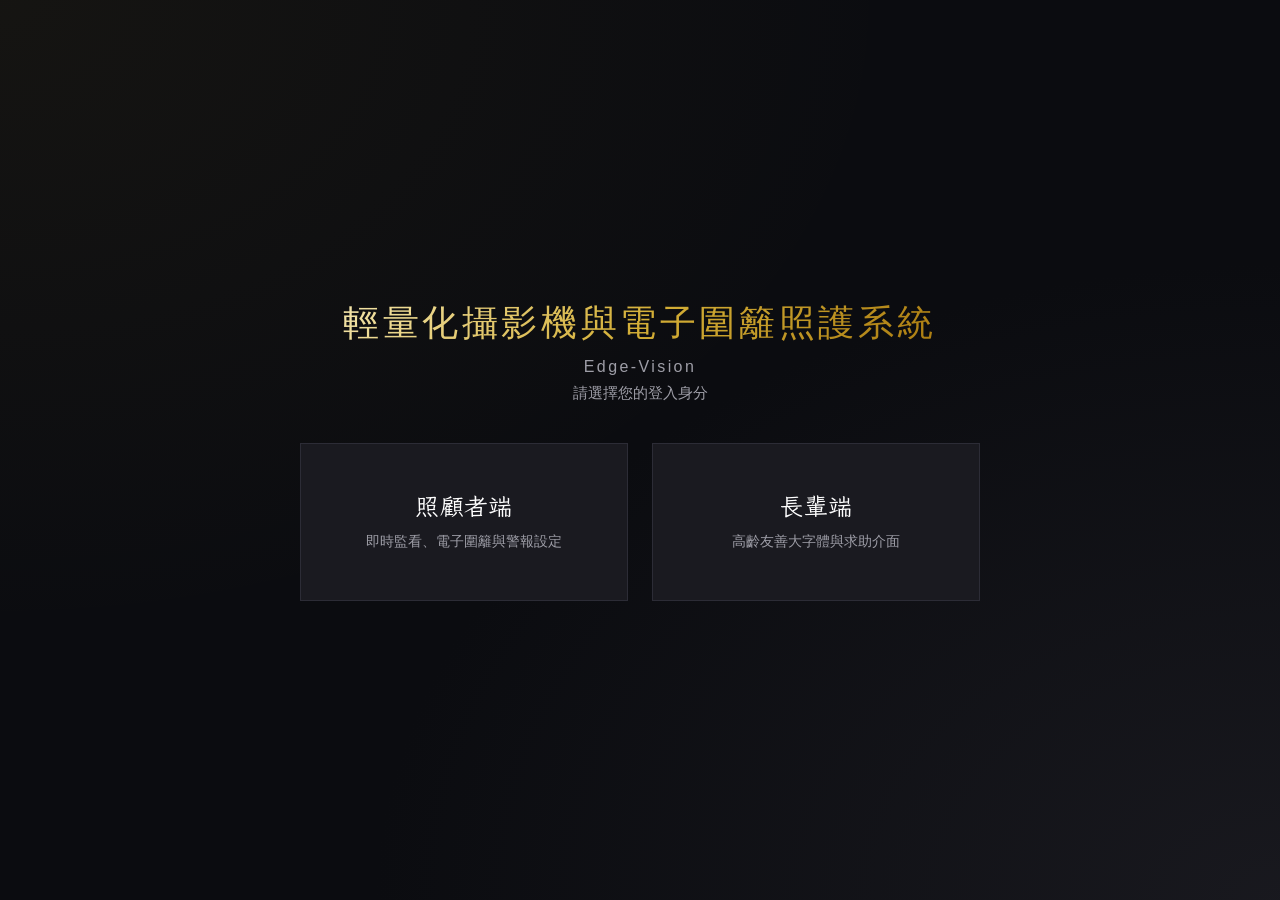
<file: index.html>
<!DOCTYPE html>
<html lang="zh-Hant">
<head>
<meta charset="UTF-8" />
<meta name="viewport" content="width=device-width, initial-scale=1.0" />
<title>EDGE-Vision 照護系統</title>
<link rel="stylesheet" href="./css/design-system.css" />
<style>
  * { box-sizing: border-box; }

  body {
    margin: 0;
    background-color: #0b0c10;
    color: #f5f5f7;
    font-family: -apple-system, BlinkMacSystemFont, 'PingFang TC', 'Microsoft JhengHei', sans-serif;
  }
  
  .hidden { display: none !important; }
  .row { display: flex; align-items: center; gap: 12px; }
  .muted { color: #9e9ea7; font-size: 13px; }

  /* 身分選擇頁面樣式 */
  #view-selection {
    display: flex;
    flex-direction: column;
    align-items: center;
    justify-content: center;
    height: 100vh;
    padding: 20px;
    text-align: center;
  }
  
  /* 中文主標題：對齊圖片中的襯線字體與金黃色漸層 */
  .selection-title {
    font-size: clamp(24px, 4vw, 36px);
    font-family: "Noto Serif TC", "Source Han Serif TC", "Times New Roman", serif;
    font-weight: 400;
    margin: 0 0 10px 0;
    letter-spacing: 0.1em;
    background: linear-gradient(135deg, #f3e5ab 0%, #d4af37 50%, #aa7c11 100%);
    -webkit-background-clip: text;
    -webkit-text-fill-color: transparent;
  }

  /* 英文副標題 */
  .selection-subtitle-en {
    font-size: 16px;
    color: #9e9ea7;
    margin: 0 0 8px 0;
    letter-spacing: 0.15em;
  }
  
  .selection-subtitle {
    color: #9e9ea7;
    margin-bottom: 40px;
    font-size: 15px;
  }

  .selection-grid {
    display: flex;
    gap: 24px;
    max-width: 680px;
    width: 100%;
  }

  .choice-card {
    flex: 1;
    background: #1a1a20;
    border: 1.5px solid #2c2c36;
    padding: 48px 24px;
    text-align: center;
    cursor: pointer;
    transition: transform 0.25s ease, border-color 0.25s ease, background 0.25s ease;
  }

  .choice-card:hover {
    transform: translateY(-6px);
    border-color: #d4af37;
    background: #24242c;
  }

  .choice-card h3 { font-size: 24px; color: #fff; margin: 0 0 12px 0; }
  .choice-card p { color: #9e9ea7; font-size: 14px; margin: 0; line-height: 1.5; }

  /* 頂部固定導覽列（置中與對齊） */
  .navbar-header {
    position: fixed;
    top: 0;
    left: 50%;
    transform: translateX(-50%);
    width: 100%;
    max-width: 1280px;
    background-color: transparent;
    z-index: 2000;
    padding: 20px 32px;
    display: flex;
    justify-content: space-between;
    align-items: center;
    box-sizing: border-box;
  }

  .nav-brand {
    font-size: 20px;
    color: #fff;
    font-weight: bold;
    text-decoration: none;
    letter-spacing: 0.05em;
  }

  /* 漢堡按鈕 */
  .hamburger-menu-wrapper { position: relative; z-index: 2010; }
  
  .hamburger-btn {
    background: #1a1a20;
    border: 1.5px solid #d4af37;
    width: 44px;
    height: 44px;
    display: flex;
    flex-direction: column;
    justify-content: center;
    align-items: center;
    gap: 5px;
    cursor: pointer;
    transition: background 0.2s ease;
  }

  .hamburger-btn:hover { background: #24242c; }
  
  .hamburger-btn span {
    display: block;
    width: 20px;
    height: 2px;
    background-color: #d4af37;
    transition: 0.3s;
  }

  .hamburger-menu-wrapper.open .hamburger-btn span:nth-child(1) { transform: translateY(7px) rotate(45deg); }
  .hamburger-menu-wrapper.open .hamburger-btn span:nth-child(2) { opacity: 0; }
  .hamburger-menu-wrapper.open .hamburger-btn span:nth-child(3) { transform: translateY(-7px) rotate(-45deg); }

  /* 下拉選單 */
  .hamburger-dropdown {
    position: absolute;
    top: calc(100% + 12px);
    right: 0;
    width: 220px;
    background: #16161a;
    border: 1.5px solid #d4af37;
    display: none;
    flex-direction: column;
    z-index: 2020;
    box-shadow: -4px 12px 32px rgba(0, 0, 0, 0.85);
  }

  .hamburger-menu-wrapper.open .hamburger-dropdown { display: flex; }

  .dropdown-item {
    position: relative;
    padding: 16px 20px;
    color: #f5f5f7;
    text-decoration: none;
    font-size: 16px;
    border-bottom: 1px solid #202027;
    display: flex;
    justify-content: space-between;
    align-items: center;
    transition: background 0.2s ease, color 0.2s ease;
  }

  .dropdown-item:last-child { border-bottom: none; }

  .dropdown-item:hover {
    background: rgba(212, 175, 55, 0.12);
    color: #ebd07a;
  }

  /* 被選中頁面的樣式 (打勾) */
  .dropdown-item.active {
    background: rgba(212, 175, 55, 0.2);
    color: #ebd07a;
    font-weight: bold;
  }

  .dropdown-item.active::after {
    content: "✓";
    color: #d4af37;
    font-size: 16px;
    position: static;
    transform: none;
    margin: 0;
    box-shadow: none;
    border: none;
    background: transparent;
    padding: 0;
    visibility: visible;
    opacity: 1;
  }

  /* 選單提示框 (Tooltip：向左展開) */
  .dropdown-item[data-tooltip]::before {
    content: attr(data-tooltip);
    position: absolute;
    right: 100%;
    top: 50%;
    transform: translateY(-50%);
    margin-right: 12px;
    background: #1a1a20;
    color: #ebd07a;
    padding: 8px 14px;
    border: 1px solid #997c22;
    font-size: 13px;
    white-space: nowrap;
    opacity: 0;
    visibility: hidden;
    pointer-events: none;
    transition: opacity 0.2s ease, margin-right 0.2s ease;
    box-shadow: -4px 6px 16px rgba(0,0,0,0.6);
    z-index: 2030;
  }

  .dropdown-item[data-tooltip]:hover::before {
    opacity: 1;
    visibility: visible;
    margin-right: 16px;
  }

  .page-container {
    max-width: 1280px;
    margin: 0 auto;
    padding: 32px;
    padding-top: 110px;
  }

  .breadcrumb {
    font-size: 13px;
    color: #8e929d;
    margin-bottom: 8px;
  }

  .page-title {
    font-size: 32px;
    font-weight: bold;
    color: #ffffff;
    margin: 0 0 10px;
    letter-spacing: 0.02em;
  }

  .page-desc {
    font-size: 14px;
    color: #8e929d;
    margin-bottom: 24px;
    line-height: 1.6;
  }

  .status-pill-group {
    display: flex;
    gap: 10px;
    margin-bottom: 28px;
  }

  .status-pill {
    display: inline-flex;
    align-items: center;
    gap: 8px;
    padding: 6px 14px;
    border-radius: 999px;
    font-size: 13px;
    font-weight: 500;
  }

  .status-pill.online {
    background: rgba(16, 185, 129, 0.15);
    color: #34d399;
    border: 1px solid rgba(16, 185, 129, 0.3);
  }

  .status-pill.offline {
    background: rgba(255, 255, 255, 0.06);
    color: #94a3b8;
    border: 1px solid rgba(255, 255, 255, 0.1);
  }

  .dot-online {
    width: 8px;
    height: 8px;
    border-radius: 50%;
    background-color: #10b981;
    box-shadow: 0 0 8px #10b981;
  }

  .camera-grid {
    display: grid;
    grid-template-columns: repeat(3, 1fr);
    gap: 20px;
    position: relative;
    z-index: 10;
  }

  @media (max-width: 900px) { .camera-grid { grid-template-columns: repeat(2, 1fr); } }
  @media (max-width: 600px) { .camera-grid { grid-template-columns: 1fr; } }

  .cam-card {
    background: #14161d;
    border: 1.5px solid #232630;
    border-radius: 12px;
    position: relative;
    aspect-ratio: 4 / 3;
    overflow: hidden;
    cursor: pointer;
    transition: transform 0.25s ease, border-color 0.25s ease;
    display: flex;
    align-items: center;
    justify-content: center;
  }

  .cam-card:hover {
    transform: translateY(-4px);
    border-color: #d4af37;
  }

  .cam-card.status-active { border-color: #38bdf8; }
  .cam-card.status-yellow { border-color: #f59e0b; }
  .cam-card.status-orange { border-color: #f97316; }

  /* 客廳相機串流影片樣式 */
  .cam-card-video {
    position: absolute;
    inset: 0;
    width: 100%;
    height: 100%;
    object-fit: cover;
    display: none;
    z-index: 1;
    background: #000;
  }
  .cam-card.is-streaming .cam-card-video {
    display: block;
  }
  .cam-card.is-streaming .avatar-silhouette {
    display: none;
  }

  .cam-header {
    position: absolute;
    top: 14px;
    left: 14px;
    right: 14px;
    display: flex;
    justify-content: space-between;
    align-items: center;
    z-index: 5;
  }

  .cam-name {
    font-size: 15px;
    font-weight: 500;
    color: #f8fafc;
    background: rgba(11, 12, 16, 0.6);
    padding: 2px 6px;
    border-radius: 4px;
  }

  .rec-dot {
    width: 6px;
    height: 6px;
    background-color: #ef4444;
    border-radius: 50%;
    box-shadow: 0 0 6px #ef4444;
  }

  .avatar-silhouette {
    width: 110px;
    height: 110px;
    fill: #222d42;
    z-index: 1;
  }

  .cam-card-svg {
    position: absolute;
    inset: 0;
    width: 100%;
    height: 100%;
    z-index: 2;
    pointer-events: none;
  }

  .cam-footer {
    position: absolute;
    bottom: 14px;
    left: 14px;
    z-index: 5;
  }

  .cam-status-tag {
    display: inline-flex;
    align-items: center;
    gap: 6px;
    padding: 4px 10px;
    border-radius: 999px;
    font-size: 12px;
    font-weight: 500;
    background: rgba(11, 12, 16, 0.7);
  }

  .cam-status-tag.safe { background: rgba(16, 185, 129, 0.18); color: #34d399; }
  .cam-status-tag.yellow { background: rgba(245, 158, 11, 0.2); color: #fbbf24; }
  .cam-status-tag.orange { background: rgba(249, 115, 22, 0.2); color: #fb923c; }

  .cam-modal-backdrop {
    position: fixed;
    inset: 0;
    background: rgba(6, 8, 14, 0.88);
    backdrop-filter: blur(10px);
    -webkit-backdrop-filter: blur(10px);
    display: none;
    align-items: center;
    justify-content: center;
    z-index: 10000;
    padding: 20px;
  }

  .cam-modal-backdrop.open { display: flex; }

  .cam-modal-window {
    background: #14161d;
    border: 1.5px solid #d4af37;
    width: 100%;
    max-width: 860px;
    border-radius: 12px;
    overflow: hidden;
    display: flex;
    flex-direction: column;
    box-shadow: none;
  }

  .modal-topbar {
    display: flex;
    justify-content: space-between;
    align-items: center;
    padding: 16px 20px;
    background: #1a1e28;
    border-bottom: 1px solid #232630;
  }

  .modal-title {
    font-size: 18px;
    color: #ffffff;
    font-weight: bold;
    display: flex;
    align-items: center;
    gap: 10px;
  }

  .modal-close-btn {
    background: transparent;
    border: 1px solid #d4af37;
    color: #f1c40f;
    width: 28px;
    height: 28px;
    display: flex;
    align-items: center;
    justify-content: center;
    font-size: 16px;
    cursor: pointer;
    border-radius: 0px;
  }
  .modal-close-btn:hover {
    background: rgba(212, 175, 55, 0.2);
    color: #ffffff;
  }

  .modal-view-area {
    position: relative;
    background: #06070a;
    aspect-ratio: 16 / 9;
    display: flex;
    align-items: center;
    justify-content: center;
    overflow: hidden;
  }

  .modal-view-area video.modal-video-stream {
    position: absolute;
    inset: 0;
    width: 100%;
    height: 100%;
    object-fit: cover;
    display: none;
    z-index: 1;
  }

  .modal-view-area.is-streaming video.modal-video-stream {
    display: block;
  }
  .modal-view-area.is-streaming svg.silhouette {
    display: none;
  }

  .modal-view-area svg.silhouette {
    width: 180px;
    height: 180px;
    fill: #1e293b;
  }

  .modal-view-svg {
    position: absolute;
    inset: 0;
    width: 100%;
    height: 100%;
    z-index: 3;
    pointer-events: none;
  }

  .modal-live-tag {
    position: absolute;
    top: 16px;
    left: 16px;
    background: rgba(239, 68, 68, 0.85);
    color: #ffffff;
    padding: 4px 10px;
    border-radius: 0px;
    font-size: 12px;
    font-weight: bold;
    z-index: 4;
  }

  .modal-controls {
    display: flex;
    justify-content: space-between;
    align-items: center;
    padding: 16px 20px;
    background: #14161d;
    border-top: 1px solid #232630;
    flex-wrap: wrap;
    gap: 10px;
  }

  .modal-actions {
    display: flex;
    gap: 10px;
  }

  .modal-action-btn {
    background: transparent;
    border: 1.5px solid #2d3240;
    color: #ffffff;
    padding: 8px 16px;
    border-radius: 0px !important;
    font-size: 13px;
    cursor: pointer;
    transition: all 0.2s ease;
  }
  .modal-action-btn:hover {
    border-color: #4a5568;
    background: #1a1e28;
  }

  .modal-action-btn.gold-btn {
    border: 1.5px solid #d4af37 !important;
    color: #f1c40f !important;
  }

  .modal-action-btn.gold-btn:hover {
    background: rgba(212, 175, 55, 0.15) !important;
    color: #f39c12 !important;
  }

  #view-elderly {
    padding: 48px;
    max-width: 800px;
    margin: 0 auto;
  }

  .back-btn {
    background: transparent;
    border: 1.5px solid #d4af37;
    color: #d4af37;
    padding: 8px 18px;
    cursor: pointer;
    font-size: 14px;
    margin-bottom: 32px;
    transition: all 0.2s ease;
  }

  .back-btn:hover {
    background: #d4af37;
    color: #0d0d0f;
  }
</style>
</head>
<body>

  <!-- 身分選擇畫面 -->
  <div id="view-selection">
    <!-- 中文主標題：對齊圖片的襯線體與金黃色漸層 -->
    <h1 class="selection-title">輕量化攝影機與電子圍籬照護系統</h1>
    <!-- 英文副標題 -->
    <div class="selection-subtitle-en">Edge-Vision</div>
    <div class="selection-subtitle">請選擇您的登入身分</div>
    
    <div class="selection-grid">
      <div class="choice-card" onclick="switchView('caregiver')">
        <h3>照顧者端</h3>
        <p>即時監看、電子圍籬與警報設定</p>
      </div>
      <div class="choice-card" onclick="switchView('elderly')">
        <h3>長輩端</h3>
        <p>高齡友善大字體與求助介面</p>
      </div>
    </div>
  </div>

  <!-- 照顧者端 (9宮格 + 漢堡選單) -->
  <div id="view-dashboard" class="hidden">
    
    <!-- 頂部導覽列 -->
    <header class="navbar-header">
      <a href="index.html?view=caregiver" class="nav-brand">Edge-Vision</a>
      
      <div class="hamburger-menu-wrapper" id="hamburgerMenu">
        <button class="hamburger-btn" onclick="toggleMenu()" aria-label="選單">
          <span></span><span></span><span></span>
        </button>

        <div class="hamburger-dropdown">
          <a href="index.html?view=caregiver" class="dropdown-item active" data-tooltip="返回九宮格即時監看畫面">即時監看</a>
          <a href="危險區域入侵越界警報.html" class="dropdown-item" data-tooltip="框選危險區域，一旦越界即觸發警報">越界警報</a>
          <a href="跌倒與異常姿態偵測.html" class="dropdown-item" data-tooltip="偵測跌倒後觸發警報流程">姿態偵測</a>
          <a href="長時間靜止偵測.html" class="dropdown-item" data-tooltip="App 內閃爍與推播">靜止警報</a>
          <a href="隱私模式開關.html" class="dropdown-item" data-tooltip="暫時遮蔽鏡頭保護私密時刻">隱私模式</a>
          <a href="離床與夜間活動監測.html" class="dropdown-item" data-tooltip="夜間離床時間軸與深夜開門警報">夜間監測</a>
          <a href="三階段警報.html" class="dropdown-item" data-tooltip="黃／橙／紅與 30 秒倒數">三級警報</a>
          <a href="緊急聯繫與雙向語音.html" class="dropdown-item" data-tooltip="自動撥號、LINE/SMS 通知、語音通話">緊急語音</a>
          <a href="照顧者App與通知.html" class="dropdown-item" data-tooltip="彙整歷史紀錄">通知中心</a>
          <a href="index.html" class="dropdown-item" data-tooltip="重新挑選照顧者或長輩身分">返回身分選擇</a>
        </div>
      </div>
    </header>

    <div class="page-container">
      <div class="breadcrumb">照顧者端 · 首頁</div>
      <h1 class="page-title">即時九宮格監看</h1>
      <p class="page-desc">點擊任一畫面可放大檢視，客廳畫面已直接連線電腦鏡頭即時串流。</p>

      <div class="status-pill-group">
        <div class="status-pill online"><span class="dot-online"></span>8 台在線</div>
        <div class="status-pill offline">1 台離線</div>
      </div>

      <div class="camera-grid" id="cameraGrid">
        <div class="cam-card" id="livingCard" data-name="客廳" data-status="正常 (即時鏡頭串流中)">
          <div class="cam-header"><span class="cam-name">客廳</span><span class="rec-dot"></span></div>
          <video class="cam-card-video" id="livingCardVideo" autoplay playsinline muted></video>
          <svg class="avatar-silhouette" viewBox="0 0 24 24"><path d="M12 12c2.21 0 4-1.79 4-4s-1.79-4-4-4-4 1.79-4 4 1.79 4 4 4zm0 2c-2.67 0-8 1.34-8 4v2h16v-2c0-2.66-5.33-4-8-4z"/></svg>
          <svg class="cam-card-svg" viewBox="0 0 100 100" preserveAspectRatio="none"></svg>
          <div class="cam-footer"><span class="cam-status-tag safe"><span class="dot-online"></span>即時串流</span></div>
        </div>

        <div class="cam-card" data-name="餐廳" data-status="正常">
          <div class="cam-header"><span class="cam-name">餐廳</span><span class="rec-dot"></span></div>
          <svg class="avatar-silhouette" viewBox="0 0 24 24"><path d="M12 12c2.21 0 4-1.79 4-4s-1.79-4-4-4-4 1.79-4 4 1.79 4 4 4zm0 2c-2.67 0-8 1.34-8 4v2h16v-2c0-2.66-5.33-4-8-4z"/></svg>
          <svg class="cam-card-svg" viewBox="0 0 100 100" preserveAspectRatio="none"></svg>
          <div class="cam-footer"><span class="cam-status-tag safe"><span class="dot-online"></span>正常</span></div>
        </div>

        <div class="cam-card status-yellow" data-name="廚房" data-status="黃色提示 (瓦斯爐旁停留)">
          <div class="cam-header"><span class="cam-name">廚房</span><span class="rec-dot"></span></div>
          <svg class="avatar-silhouette" viewBox="0 0 24 24"><path d="M12 12c2.21 0 4-1.79 4-4s-1.79-4-4-4-4 1.79-4 4 1.79 4 4 4zm0 2c-2.67 0-8 1.34-8 4v2h16v-2c0-2.66-5.33-4-8-4z"/></svg>
          <svg class="cam-card-svg" viewBox="0 0 100 100" preserveAspectRatio="none"></svg>
          <div class="cam-footer"><span class="cam-status-tag yellow">黃色提示</span></div>
        </div>

        <div class="cam-card" data-name="主臥室" data-status="正常">
          <div class="cam-header"><span class="cam-name">主臥室</span><span class="rec-dot"></span></div>
          <svg class="avatar-silhouette" viewBox="0 0 24 24"><path d="M12 12c2.21 0 4-1.79 4-4s-1.79-4-4-4-4 1.79-4 4 1.79 4 4 4zm0 2c-2.67 0-8 1.34-8 4v2h16v-2c0-2.66-5.33-4-8-4z"/></svg>
          <svg class="cam-card-svg" viewBox="0 0 100 100" preserveAspectRatio="none"></svg>
          <div class="cam-footer"><span class="cam-status-tag safe"><span class="dot-online"></span>正常</span></div>
        </div>

        <div class="cam-card" data-name="浴室走道" data-status="正常">
          <div class="cam-header"><span class="cam-name">浴室走道</span><span class="rec-dot"></span></div>
          <svg class="avatar-silhouette" viewBox="0 0 24 24"><path d="M12 12c2.21 0 4-1.79 4-4s-1.79-4-4-4-4 1.79-4 4 1.79 4 4 4zm0 2c-2.67 0-8 1.34-8 4v2h16v-2c0-2.66-5.33-4-8-4z"/></svg>
          <svg class="cam-card-svg" viewBox="0 0 100 100" preserveAspectRatio="none"></svg>
          <div class="cam-footer"><span class="cam-status-tag safe"><span class="dot-online"></span>正常</span></div>
        </div>

        <div class="cam-card status-orange" data-name="樓梯口" data-status="橙色警報 (區域越界)">
          <div class="cam-header"><span class="cam-name">樓梯口</span><span class="rec-dot"></span></div>
          <svg class="avatar-silhouette" viewBox="0 0 24 24"><path d="M12 12c2.21 0 4-1.79 4-4s-1.79-4-4-4-4 1.79-4 4 1.79 4 4 4zm0 2c-2.67 0-8 1.34-8 4v2h16v-2c0-2.66-5.33-4-8-4z"/></svg>
          <svg class="cam-card-svg" viewBox="0 0 100 100" preserveAspectRatio="none"></svg>
          <div class="cam-footer"><span class="cam-status-tag orange">橙色警報</span></div>
        </div>

        <div class="cam-card" data-name="書房" data-status="正常">
          <div class="cam-header"><span class="cam-name">書房</span><span class="rec-dot"></span></div>
          <svg class="avatar-silhouette" viewBox="0 0 24 24"><path d="M12 12c2.21 0 4-1.79 4-4s-1.79-4-4-4-4 1.79-4 4 1.79 4 4 4zm0 2c-2.67 0-8 1.34-8 4v2h16v-2c0-2.66-5.33-4-8-4z"/></svg>
          <svg class="cam-card-svg" viewBox="0 0 100 100" preserveAspectRatio="none"></svg>
          <div class="cam-footer"><span class="cam-status-tag safe"><span class="dot-online"></span>正常</span></div>
        </div>

        <div class="cam-card" data-name="陽台" data-status="正常">
          <div class="cam-header"><span class="cam-name">陽台</span><span class="rec-dot"></span></div>
          <svg class="avatar-silhouette" viewBox="0 0 24 24"><path d="M12 12c2.21 0 4-1.79 4-4s-1.79-4-4-4-4 1.79-4 4 1.79 4 4 4zm0 2c-2.67 0-8 1.34-8 4v2h16v-2c0-2.66-5.33-4-8-4z"/></svg>
          <svg class="cam-card-svg" viewBox="0 0 100 100" preserveAspectRatio="none"></svg>
          <div class="cam-footer"><span class="cam-status-tag safe"><span class="dot-online"></span>正常</span></div>
        </div>

        <div class="cam-card" data-name="大門玄關" data-status="正常">
          <div class="cam-header"><span class="cam-name">大門玄關</span><span class="rec-dot"></span></div>
          <svg class="avatar-silhouette" viewBox="0 0 24 24"><path d="M12 12c2.21 0 4-1.79 4-4s-1.79-4-4-4-4 1.79-4 4 1.79 4 4 4zm0 2c-2.67 0-8 1.34-8 4v2h16v-2c0-2.66-5.33-4-8-4z"/></svg>
          <svg class="cam-card-svg" viewBox="0 0 100 100" preserveAspectRatio="none"></svg>
          <div class="cam-footer"><span class="cam-status-tag safe"><span class="dot-online"></span>正常</span></div>
        </div>
      </div>
    </div>
  </div>

  <!-- 長輩端介面 -->
  <div id="view-elderly" class="hidden">
    <button class="back-btn" onclick="switchView('selection')">← 返回身分選擇</button>
    <div>
      <h2 style="color: #d4af37; margin-bottom: 24px;">長輩端功能</h2>
      <div class="choice-card" style="text-align: left; max-width: 400px;" onclick="location.href='高齡友善介面.html'">
        <h3>高齡友善介面</h3>
        <p>大按鈕畫面與求助功能</p>
      </div>
    </div>
  </div>

  <!-- 放大檢視彈窗 -->
  <div class="cam-modal-backdrop" id="camModal">
    <div class="cam-modal-window">
      <div class="modal-topbar">
        <div class="modal-title"><span class="dot-online"></span><span id="modalCamName">攝影機</span></div>
        <button class="modal-close-btn" id="modalCloseBtn">&times;</button>
      </div>
      <div class="modal-view-area" id="modalViewArea">
        <span class="modal-live-tag">● LIVE</span>
        <video class="modal-video-stream" id="modalVideoStream" autoplay playsinline muted></video>
        <svg class="silhouette" viewBox="0 0 24 24"><path d="M12 12c2.21 0 4-1.79 4-4s-1.79-4-4-4-4 1.79-4 4 1.79 4 4 4zm0 2c-2.67 0-8 1.34-8 4v2h16v-2c0-2.66-5.33-4-8-4z"/></svg>
        <svg class="modal-view-svg" id="modalSvg" viewBox="0 0 100 100" preserveAspectRatio="none"></svg>
      </div>
      <div class="modal-controls">
        <div id="modalCamStatus" style="font-size:14px; color:#8e929d;">狀態：正常</div>
        <div class="modal-actions">
          <button class="modal-action-btn gold-btn" id="btnToggleCamFeed">📷 開啟/關閉鏡頭</button>
          <button class="modal-action-btn gold-btn" id="btnGoToConfig">設定危險區域</button>
          <button class="modal-action-btn" onclick="window.location.href='緊急聯繫與雙向語音.html'">雙向對話</button>
        </div>
      </div>
    </div>
  </div>

  <script src="js/shared.js"></script>
  <script>
    window.addEventListener('DOMContentLoaded', () => {
      const urlParams = new URLSearchParams(window.location.search);
      if (urlParams.get('view') === 'caregiver') {
        switchView('caregiver');
      }
    });

    function switchView(target) {
      document.getElementById('view-selection').classList.add('hidden');
      document.getElementById('view-dashboard').classList.add('hidden');
      document.getElementById('view-elderly').classList.add('hidden');
      
      if (target === 'caregiver') {
        document.getElementById('view-dashboard').classList.remove('hidden');
        renderAllCardsZones();
        startLivingCamera();
      } else if (target === 'elderly') {
        document.getElementById('view-elderly').classList.remove('hidden');
      } else {
        document.getElementById('view-selection').classList.remove('hidden');
        window.history.replaceState({}, document.title, window.location.pathname);
      }
      
      const menu = document.getElementById('hamburgerMenu');
      if (menu) menu.classList.remove('open');
      window.scrollTo(0, 0);
    }

    function toggleMenu() {
      document.getElementById('hamburgerMenu').classList.toggle('open');
    }

    document.addEventListener('click', function(e) {
      const menu = document.getElementById('hamburgerMenu');
      if (menu && !menu.contains(e.target)) {
        menu.classList.remove('open');
      }
    });

    // ========== 相機串流與互動管理 ==========
    let globalCamStream = null;
    const livingCard = document.getElementById("livingCard");
    const livingCardVideo = document.getElementById("livingCardVideo");
    const modalVideoStream = document.getElementById("modalVideoStream");
    const modalViewArea = document.getElementById("modalViewArea");
    const btnToggleCamFeed = document.getElementById("btnToggleCamFeed");

    async function startLivingCamera() {
      if (globalCamStream) return;
      try {
        globalCamStream = await navigator.mediaDevices.getUserMedia({
          video: { width: { ideal: 1280 }, height: { ideal: 720 } },
          audio: false
        });
        livingCardVideo.srcObject = globalCamStream;
        livingCard.classList.add("is-streaming");
        
        if (currentSelectedCam === "客廳") {
          modalVideoStream.srcObject = globalCamStream;
          modalViewArea.classList.add("is-streaming");
        }
      } catch (err) {
        console.warn("無法取得相機權限:", err);
      }
    }

    function stopLivingCamera() {
      if (globalCamStream) {
        globalCamStream.getTracks().forEach(track => track.stop());
        globalCamStream = null;
        livingCardVideo.srcObject = null;
        modalVideoStream.srcObject = null;
        livingCard.classList.remove("is-streaming");
        modalViewArea.classList.remove("is-streaming");
      }
    }

    btnToggleCamFeed.addEventListener("click", () => {
      if (globalCamStream) {
        stopLivingCamera();
      } else {
        startLivingCamera();
      }
    });

    function renderAllCardsZones() {
      const savedZones = JSON.parse(localStorage.getItem("edge_vision_zones") || "{}");
      document.querySelectorAll(".cam-card").forEach(card => {
        const name = card.getAttribute("data-name");
        const svg = card.querySelector(".cam-card-svg");
        if (!svg) return;
        svg.innerHTML = "";

        const zoneList = savedZones[name];
        if (zoneList && Array.isArray(zoneList) && zoneList.length > 0) {
          const latestZone = zoneList[zoneList.length - 1];
          if (latestZone.pointsPercent && latestZone.pointsPercent.length >= 3) {
            const poly = document.createElementNS("http://www.w3.org/2000/svg", "polygon");
            poly.setAttribute("points", latestZone.pointsPercent.map(p => `${p.x},${p.y}`).join(" "));
            
            const isOrange = latestZone.level === "2";
            poly.setAttribute("fill", isOrange ? "rgba(249, 115, 22, 0.35)" : "rgba(245, 158, 11, 0.35)");
            poly.setAttribute("stroke", isOrange ? "#f97316" : "#f59e0b");
            poly.setAttribute("stroke-width", "1.5");
            svg.appendChild(poly);
          }
        }
      });
    }

    let currentSelectedCam = "客廳";
    const modal = document.getElementById("camModal");
    const modalName = document.getElementById("modalCamName");
    const modalStatus = document.getElementById("modalCamStatus");
    const modalSvg = document.getElementById("modalSvg");
    const closeBtn = document.getElementById("modalCloseBtn");
    const btnGoToConfig = document.getElementById("btnGoToConfig");

    document.querySelectorAll(".cam-card").forEach(card => {
      card.addEventListener("click", () => {
        currentSelectedCam = card.getAttribute("data-name");
        const status = card.getAttribute("data-status");
        
        modalName.textContent = currentSelectedCam;
        modalStatus.textContent = "狀態：" + status;

        if (currentSelectedCam === "客廳" && globalCamStream) {
          modalVideoStream.srcObject = globalCamStream;
          modalViewArea.classList.add("is-streaming");
        } else {
          modalViewArea.classList.remove("is-streaming");
        }

        modalSvg.innerHTML = "";
        const savedZones = JSON.parse(localStorage.getItem("edge_vision_zones") || "{}");
        const zoneList = savedZones[currentSelectedCam];
        if (zoneList && Array.isArray(zoneList) && zoneList.length > 0) {
          const latestZone = zoneList[zoneList.length - 1];
          if (latestZone.pointsPercent && latestZone.pointsPercent.length >= 3) {
            const poly = document.createElementNS("http://www.w3.org/2000/svg", "polygon");
            poly.setAttribute("points", latestZone.pointsPercent.map(p => `${p.x},${p.y}`).join(" "));
            const isOrange = latestZone.level === "2";
            poly.setAttribute("fill", isOrange ? "rgba(249, 115, 22, 0.35)" : "rgba(245, 158, 11, 0.35)");
            poly.setAttribute("stroke", isOrange ? "#f97316" : "#f59e0b");
            poly.setAttribute("stroke-width", "1.5");
            modalSvg.appendChild(poly);
          }
        }

        modal.classList.add("open");
      });
    });

    btnGoToConfig.addEventListener("click", () => {
      window.location.href = `危險區域入侵越界警報.html?cam=${encodeURIComponent(currentSelectedCam)}`;
    });

    closeBtn.addEventListener("click", () => modal.classList.remove("open"));
    modal.addEventListener("click", (e) => { if (e.target === modal) modal.classList.remove("open"); });
  </script>

</body>
</html>
</file>
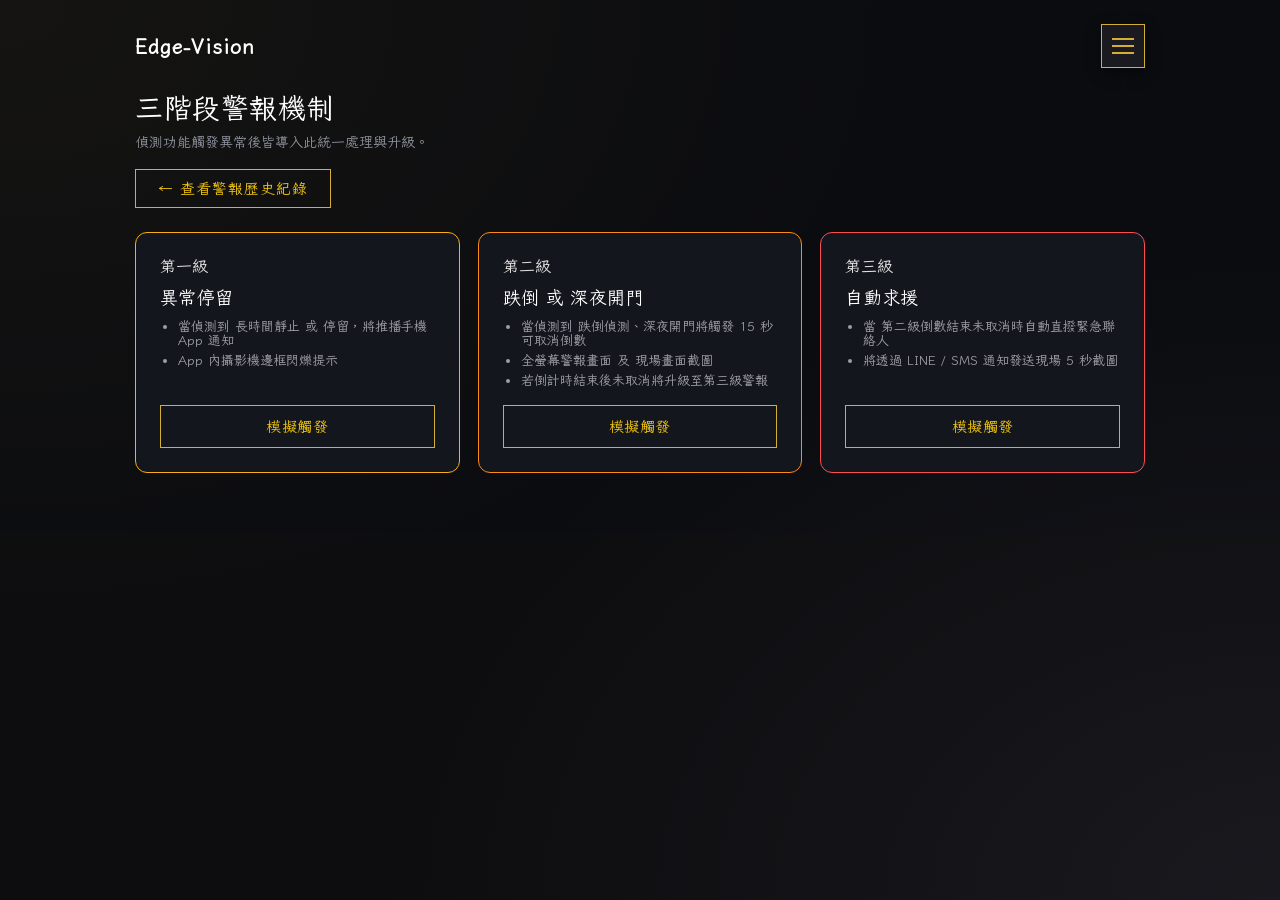
<file: 三階段警報.html>
<!DOCTYPE html>
<html lang="zh-Hant">
<head>
<meta charset="UTF-8" />
<meta name="viewport" content="width=device-width, initial-scale=1.0" />
<title>三階段警報機制</title>
<link rel="stylesheet" href="./css/design-system.css" />
<style>
  /* 頂部導覽列：Logo 靠左，漢堡選單靠右 */
  .navbar-header {
    width: 100%;
    max-width: 1050px;
    margin: 0 auto;
    padding: 24px 20px 0;
    display: flex;
    justify-content: space-between;
    align-items: center;
    box-sizing: border-box;
  }

  .nav-brand {
    font-size: 20px;
    color: #fff;
    font-weight: bold;
    text-decoration: none;
    letter-spacing: 0.05em;
  }

  /* 漢堡按鈕 */
  .hamburger-menu-wrapper { position: relative; z-index: 1000; }
  
  .hamburger-btn {
    background: #1a1a20;
    border: 1.5px solid #d4af37;
    width: 44px;
    height: 44px;
    display: flex;
    flex-direction: column;
    justify-content: center;
    align-items: center;
    gap: 5px;
    cursor: pointer;
    transition: background 0.2s ease;
  }

  .hamburger-btn:hover { background: #24242c; }
  
  .hamburger-btn span {
    display: block;
    width: 20px;
    height: 2px;
    background-color: #d4af37;
    transition: 0.3s;
  }

  .hamburger-menu-wrapper.open .hamburger-btn span:nth-child(1) { transform: translateY(7px) rotate(45deg); }
  .hamburger-menu-wrapper.open .hamburger-btn span:nth-child(2) { opacity: 0; }
  .hamburger-menu-wrapper.open .hamburger-btn span:nth-child(3) { transform: translateY(-7px) rotate(-45deg); }

  /* 下拉選單 */
  .hamburger-dropdown {
    position: absolute;
    top: calc(100% + 12px);
    right: 0;
    width: 220px;
    background: #16161a;
    border: 1.5px solid #d4af37;
    display: none;
    flex-direction: column;
    z-index: 1000;
    box-shadow: -4px 12px 32px rgba(0, 0, 0, 0.85);
  }

  .hamburger-menu-wrapper.open .hamburger-dropdown { display: flex; }

  .dropdown-item {
    position: relative;
    padding: 16px 20px;
    color: #f5f5f7;
    text-decoration: none;
    font-size: 16px;
    border-bottom: 1px solid #202027;
    display: flex;
    justify-content: space-between;
    align-items: center;
    transition: background 0.2s ease, color 0.2s ease;
  }

  .dropdown-item:last-child {
    border-bottom: none;
  }

  .dropdown-item:hover {
    background: rgba(212, 175, 55, 0.12);
    color: #ebd07a;
  }

  /* 被選中頁面的樣式 (打勾) */
  .dropdown-item.active {
    background: rgba(212, 175, 55, 0.2);
    color: #ebd07a;
    font-weight: bold;
  }

  .dropdown-item.active::after {
    content: "✓";
    color: #d4af37;
    font-size: 16px;
    position: static;
    transform: none;
    margin: 0;
    box-shadow: none;
    border: none;
    background: transparent;
    padding: 0;
    visibility: visible;
    opacity: 1;
  }

  /* 選單提示框 (Tooltip：向左展開) */
  .dropdown-item[data-tooltip]::before {
    content: attr(data-tooltip);
    position: absolute;
    right: 100%;
    top: 50%;
    transform: translateY(-50%);
    margin-right: 12px;
    background: #1a1a20;
    color: #ebd07a;
    padding: 8px 14px;
    border: 1px solid #997c22;
    font-size: 13px;
    white-space: nowrap;
    opacity: 0;
    visibility: hidden;
    pointer-events: none;
    transition: opacity 0.2s ease, margin-right 0.2s ease;
    box-shadow: -4px 6px 16px rgba(0,0,0,0.6);
    z-index: 1010;
  }

  .dropdown-item[data-tooltip]:hover::before {
    opacity: 1;
    visibility: visible;
    margin-right: 16px;
  }

  /* 原有頁面樣式 */
  .page-head {
    display: flex !important;
    flex-direction: column !important;
    align-items: flex-start !important;
    justify-content: flex-start !important;
    gap: 16px;
    margin-bottom: 24px;
  }

  .btn-gold-outline {
    display: inline-flex;
    align-items: center;
    justify-content: center;
    gap: 8px;
    background: transparent;
    border: 1.5px solid #d4af37 !important;
    color: #f1c40f !important;
    padding: 10px 22px;
    font-size: 15px;
    font-weight: 400;
    text-decoration: none;
    letter-spacing: 1px;
    transition: all 0.2s ease;
    border-radius: 0px !important;
    width: fit-content;
    cursor: pointer;
    box-shadow: none !important;
  }
  .btn-gold-outline:hover {
    background: rgba(212, 175, 55, 0.12) !important;
    border-color: #f39c12 !important;
    color: #f39c12 !important;
  }

  .btn-gold-close {
    display: inline-flex;
    align-items: center;
    justify-content: center;
    background: transparent !important;
    border: 1.5px solid #d4af37 !important;
    color: #f1c40f !important;
    padding: 6px 16px !important;
    font-size: 13px !important;
    font-weight: 400 !important;
    letter-spacing: 1px;
    border-radius: 0px !important;
    cursor: pointer;
    box-shadow: none !important;
    outline: none !important;
    transition: all 0.2s ease;
  }
  .btn-gold-close:hover {
    background: rgba(212, 175, 55, 0.15) !important;
    border-color: #f39c12 !important;
    color: #f39c12 !important;
  }

  .btn-gold-action {
    display: inline-flex;
    align-items: center;
    justify-content: center;
    gap: 8px;
    background: #14161d;
    border: 1.5px solid #d4af37 !important;
    color: #f1c40f !important;
    padding: 12px 20px;
    font-size: 15px;
    font-weight: 400;
    text-decoration: none;
    border-radius: 0px !important;
    cursor: pointer;
    width: 100%;
    font-family: inherit;
    letter-spacing: 0.5px;
    transition: all 0.25s ease;
    box-shadow: none !important;
  }
  .btn-gold-action:hover {
    background: rgba(212, 175, 55, 0.18) !important;
    border-color: #f39c12 !important;
    color: #f39c12 !important;
  }

  .levels { grid-template-columns: repeat(3, 1fr); }
  @media (max-width: 860px) { .levels { grid-template-columns: 1fr; } }

  .level-card { 
    border-width: 1px; 
    display: flex; 
    flex-direction: column; 
    justify-content: space-between; 
    background: #14161d; 
    border-radius: 12px; 
    padding: 24px;
    box-shadow: none !important;
  }
  .level-card.l1 { border-color: var(--alert-1-yellow, #faad14); }
  .level-card.l2 { border-color: var(--alert-2-orange, #f97316); }
  .level-card.l3 { border-color: var(--alert-3-red, #ef4444); }
  .level-card ul { margin: 12px 0 18px; padding-left: 18px; font-size: 13px; color: var(--color-text-muted, #9e9ea7); }
  .level-card li { margin-bottom: 6px; }

  .toast-l1 {
    position: fixed; top: 80px; right: 24px; z-index: 150;
    width: 300px;
    background: #181b22;
    border-left: 4px solid var(--alert-1-yellow, #faad14);
    border-top: 1px solid #232630;
    border-right: 1px solid #232630;
    border-bottom: 1px solid #232630;
    border-radius: 4px;
    padding: 14px 16px;
    box-shadow: none !important;
    transform: translateX(120%);
    transition: transform 300ms ease;
  }
  .toast-l1.show { transform: translateX(0); }

  .overlay {
    position: fixed; inset: 0; background: rgba(6,8,14,0.92);
    display: none; align-items: center; justify-content: center;
    z-index: 200; padding: 20px;
  }
  .overlay.is-open { display: flex; }
  .alert-panel {
    position: relative;
    width: min(440px, 100%);
    background: #14161d;
    border-radius: 12px;
    padding: 28px;
    text-align: center;
    box-shadow: none !important;
  }
  .alert-panel.l2 { border: 1px solid var(--alert-2-orange, #f97316); }
  .alert-panel.l3 { border: 1px solid var(--alert-3-red, #ef4444); }

  .modal-close-btn {
    position: absolute;
    top: 16px;
    right: 16px;
    width: 32px;
    height: 32px;
    background: transparent;
    border: 1.5px solid #d4af37;
    color: #f1c40f;
    font-size: 16px;
    display: flex;
    align-items: center;
    justify-content: center;
    cursor: pointer;
    border-radius: 0px;
    transition: all 0.2s ease;
    padding: 0;
    line-height: 1;
  }
  .modal-close-btn:hover {
    background: rgba(212, 175, 55, 0.2);
    border-color: #f39c12;
    color: #ffffff;
    transform: scale(1.05);
  }

  .ring-wrap { position: relative; width: 150px; height: 150px; margin: 10px auto 20px; }
  .ring-wrap svg { transform: rotate(-90deg); }
  .ring-track { fill: none; stroke: #232630; stroke-width: 8; }
  .ring-progress { 
    fill: none; 
    stroke: var(--alert-2-orange, #f97316); 
    stroke-width: 8; 
    stroke-linecap: round; 
    transition: stroke-dashoffset 1s linear;
  }
  .ring-number { position: absolute; inset: 0; display: flex; align-items: center; justify-content: center; font-family: inherit; font-size: 42px; color: #fff; font-weight: bold; }

  .status-line {
    display: flex; align-items: center; gap: 10px;
    padding: 10px 12px; border-radius: 6px;
    background: #0d0e12;
    font-size: 13px; margin-bottom: 8px; text-align: left;
    color: #fff;
  }
  .status-line .dot { width: 8px; height: 8px; border-radius: 50%; background: #8e929d; flex-shrink: 0; }
  .status-line.done .dot { background: #22c55e; }
  .spinner {
    width: 8px; height: 8px; border-radius: 50%;
    border: 2px solid var(--alert-3-red, #ef4444);
    border-top-color: transparent;
    animation: spin 0.8s linear infinite;
  }
  @keyframes spin { to { transform: rotate(360deg); } }
</style>
</head>
<body data-nav-active="09" style="background-color: #0b0c10; color: #e0e0e0;">

<!-- 頂部導覽列 -->
<header class="navbar-header">
  <a href="index.html?view=caregiver" class="nav-brand">Edge-Vision</a>
  
  <div class="hamburger-menu-wrapper" id="hamburgerMenu">
    <button class="hamburger-btn" onclick="toggleMenu()" aria-label="選單">
      <span></span><span></span><span></span>
    </button>

    <div class="hamburger-dropdown">
      <a href="index.html?view=caregiver" class="dropdown-item" data-tooltip="返回九宮格即時監看畫面">即時監看</a>
      <a href="危險區域入侵越界警報.html" class="dropdown-item" data-tooltip="框選危險區域，一旦越界即觸發警報">越界警報</a>
      <a href="跌倒與異常姿態偵測.html" class="dropdown-item" data-tooltip="偵測跌倒後觸發警報流程">姿態偵測</a>
      <a href="長時間靜止偵測.html" class="dropdown-item" data-tooltip="App 內閃爍與推播">靜止警報</a>
      <a href="隱私模式開關.html" class="dropdown-item" data-tooltip="暫時遮蔽鏡頭保護私密時刻">隱私模式</a>
      <a href="離床與夜間活動監測.html" class="dropdown-item" data-tooltip="夜間離床時間軸與深夜開門警報">夜間監測</a>
      <a href="三階段警報.html" class="dropdown-item active" data-tooltip="黃／橙／紅與 30 秒倒數">三級警報</a>
      <a href="緊急聯繫與雙向語音.html" class="dropdown-item" data-tooltip="自動撥號、LINE/SMS 通知、語音通話">緊急語音</a>
      <a href="照顧者App與通知.html" class="dropdown-item" data-tooltip="彙整歷史紀錄">通知中心</a>
      <a href="index.html" class="dropdown-item" data-tooltip="重新挑選照顧者或長輩身分">返回身分選擇</a>
    </div>
  </div>
</header>

<div class="app-shell" style="max-width: 1050px; margin: 0 auto; padding: 24px 20px 60px;">
  <div class="page-head">
    <div>
      <h1 style="margin:0 0 8px 0; font-size:28px; color:#fff;">三階段警報機制</h1>
      <p style="margin:0; font-size:14px; color:#8e929d; line-height:1.6;">偵測功能觸發異常後皆導入此統一處理與升級。</p>
    </div>
    
    <a class="btn-gold-outline" href="照顧者App與通知.html">
      ← 查看警報歷史紀錄
    </a>
  </div>

  <div class="grid levels">
    <div class="card level-card l1">
      <div>
        <span class="badge badge-1">第一級</span>
        <h3 style="margin-top:12px; color:#fff; font-size:18px;">異常停留</h3>
        <ul>
          <li>當偵測到 長時間靜止 或 停留，將推播手機 App 通知</li>
          <li>App 內攝影機邊框閃爍提示</li>
        </ul>
      </div>
      <div>
        <button class="btn-gold-action" id="triggerL1">模擬觸發</button>
      </div>
    </div>

    <div class="card level-card l2">
      <div>
        <span class="badge badge-2">第二級</span>
        <h3 style="margin-top:12px; color:#fff; font-size:18px;">跌倒 或 深夜開門</h3>
        <ul>
          <li>當偵測到 跌倒偵測、深夜開門將觸發 15 秒可取消倒數</li>
          <li>全螢幕警報畫面 及 現場畫面截圖</li>
          <li>若倒計時結束後未取消將升級至第三級警報</li>
        </ul>
      </div>
      <div>
        <button class="btn-gold-action" id="triggerL2">模擬觸發</button>
      </div>
    </div>

    <div class="card level-card l3">
      <div>
        <span class="badge badge-3">第三級</span>
        <h3 style="margin-top:12px; color:#fff; font-size:18px;">自動求援</h3>
        <ul>
          <li>當 第二級倒數結束未取消時自動直撥緊急聯絡人</li>
          <li>將透過 LINE / SMS 通知發送現場 5 秒截圖</li>
        </ul>
      </div>
      <div>
        <button class="btn-gold-action" id="triggerL3">模擬觸發</button>
      </div>
    </div>
  </div>
</div>

<div class="toast-l1" id="toastL1">
  <strong style="color: var(--alert-1-yellow, #faad14); font-size: 13px;">一級提示</strong>
  <div style="font-size: 13px; margin-top: 6px; color:#fff;">浴室已滯留 10 分鐘，請確認長輩狀況</div>
  <div style="margin-top: 12px;">
    <button class="btn-gold-close" onclick="hideToast()">關閉</button>
  </div>
</div>

<div class="overlay" id="overlayL2">
  <div class="alert-panel l2">
    <button class="modal-close-btn" id="closeL2Cross" title="關閉">✕</button>

    <span class="badge badge-2" style="margin-bottom:14px;">二級橙色警報</span>
    <h2 style="color:#fff; margin-bottom:4px;">偵測到跌倒</h2>
    <p style="color:#8e929d; font-size:13px; margin-bottom:16px;">浴室走道 ｜ 時間：剛剛</p>
    <div style="aspect-ratio:16/10; border-radius:8px; background:linear-gradient(160deg,#1c2436,#10151f); margin-bottom:16px;"></div>
    <div class="ring-wrap">
      <svg width="150" height="150">
        <circle class="ring-track" cx="75" cy="75" r="64"></circle>
        <circle class="ring-progress" id="ringProgress" cx="75" cy="75" r="64"></circle>
      </svg>
      <div class="ring-number" id="ringNumber">15</div>
    </div>
    <p style="color:#8e929d; font-size:13px; margin-bottom:18px;">倒數結束仍未取消，將自動升級為紅色緊急並撥打緊急聯絡人。</p>
    <button class="btn-gold-action" id="cancelL2" style="background:#1e222d;">已確認，取消警報</button>
  </div>
</div>

<div class="overlay" id="overlayL3">
  <div class="alert-panel l3">
    <button class="modal-close-btn" id="closeL3Cross" title="結束並關閉">✕</button>

    <span class="badge badge-3" style="margin-bottom:14px;">三級紅色緊急</span>
    <h2 style="color:#fff; margin-bottom:8px;">正在自動求援</h2>
    <p style="color:#8e929d; font-size:13px; margin-bottom:18px;">倒數已結束，系統已自動採取以下行動：</p>
    
    <div class="status-line" id="statusCall"><span class="spinner"></span>撥打緊急聯絡人 陳美玲（女兒）</div>
    <div class="status-line" id="statusClip"><span class="dot"></span>擷取現場 5 秒短片 / 截圖</div>
    <div class="status-line" id="statusSms"><span class="dot"></span>透過 LINE / SMS 發送通知</div>
    
    <div style="display:flex; flex-direction:column; gap:10px; margin-top:18px;">
      <button class="btn-gold-action" id="goToContact" style="background:#1e222d;">前往通話畫面</button>
    </div>
  </div>
</div>

<script src="js/shared.js"></script>
<script>
  function toggleMenu() {
    document.getElementById('hamburgerMenu').classList.toggle('open');
  }

  document.addEventListener('click', function(e) {
    const menu = document.getElementById('hamburgerMenu');
    if (menu && !menu.contains(e.target)) {
      menu.classList.remove('open');
    }
  });

  const toastL1 = document.getElementById("toastL1");
  document.getElementById("triggerL1").addEventListener("click", () => {
    toastL1.classList.add("show");
    setTimeout(() => toastL1.classList.remove("show"), 6000);
  });
  function hideToast() { toastL1.classList.remove("show"); }

  const overlayL2 = document.getElementById("overlayL2");
  const overlayL3 = document.getElementById("overlayL3");
  const ringNumber = document.getElementById("ringNumber");
  const ringProgress = document.getElementById("ringProgress");

  const TOTAL_DURATION = 15;
  const RADIUS = 64;
  const CIRCUMFERENCE = 2 * Math.PI * RADIUS;

  ringProgress.style.strokeDasharray = `${CIRCUMFERENCE} ${CIRCUMFERENCE}`;
  ringProgress.style.strokeDashoffset = '0';

  let countdownTimer = null;
  let remainingTime = TOTAL_DURATION;

  function closeL2() {
    clearInterval(countdownTimer);
    overlayL2.classList.remove("is-open");
  }

  function openL2() {
    clearInterval(countdownTimer);
    remainingTime = TOTAL_DURATION;
    ringNumber.textContent = remainingTime;
    ringProgress.style.strokeDashoffset = '0';
    
    overlayL2.classList.add("is-open");

    countdownTimer = setInterval(() => {
      remainingTime--;
      ringNumber.textContent = remainingTime;

      const offset = CIRCUMFERENCE - (remainingTime / TOTAL_DURATION) * CIRCUMFERENCE;
      ringProgress.style.strokeDashoffset = offset;

      if (remainingTime <= 0) {
        clearInterval(countdownTimer);
        overlayL2.classList.remove("is-open");
        openL3();
      }
    }, 1000);
  }

  document.getElementById("triggerL2").addEventListener("click", openL2);
  document.getElementById("cancelL2").addEventListener("click", closeL2);
  document.getElementById("closeL2Cross").addEventListener("click", closeL2);

  let l3Timeouts = [];

  function closeL3() {
    l3Timeouts.forEach(t => clearTimeout(t));
    l3Timeouts = [];
    overlayL3.classList.remove("is-open");
  }

  function openL3() {
    closeL3(); 
    overlayL3.classList.add("is-open");
    
    const call = document.getElementById("statusCall");
    const clip = document.getElementById("statusClip");
    const sms = document.getElementById("statusSms");
    
    call.innerHTML = '<span class="spinner"></span>撥打緊急聯絡人 陳美玲（女兒）';
    call.classList.remove("done");
    
    clip.innerHTML = '<span class="dot"></span>擷取現場 5 秒短片 / 截圖';
    clip.classList.remove("done");
    
    sms.innerHTML = '<span class="dot"></span>透過 LINE / SMS 發送通知';
    clip.classList.remove("done");

    l3Timeouts.push(setTimeout(() => {
      call.classList.add("done");
      call.innerHTML = '<span class="dot"></span>已接通緊急聯絡人 陳美玲（女兒）';
    }, 1400));

    l3Timeouts.push(setTimeout(() => {
      clip.classList.add("done");
      clip.innerHTML = '<span class="dot"></span>已擷取現場短片 / 截圖';
    }, 2200));

    l3Timeouts.push(setTimeout(() => {
      sms.classList.add("done");
      sms.innerHTML = '<span class="dot"></span>已透過 LINE / SMS 發送通知';
    }, 3000));
  }

  document.getElementById("triggerL3").addEventListener("click", openL3);
  document.getElementById("closeL3Cross").addEventListener("click", closeL3);

  document.getElementById("goToContact").addEventListener("click", () => {
    window.location.href = "緊急聯繫與雙向語音.html?auto=1";
  });
</script>
</body>
</html>
</file>
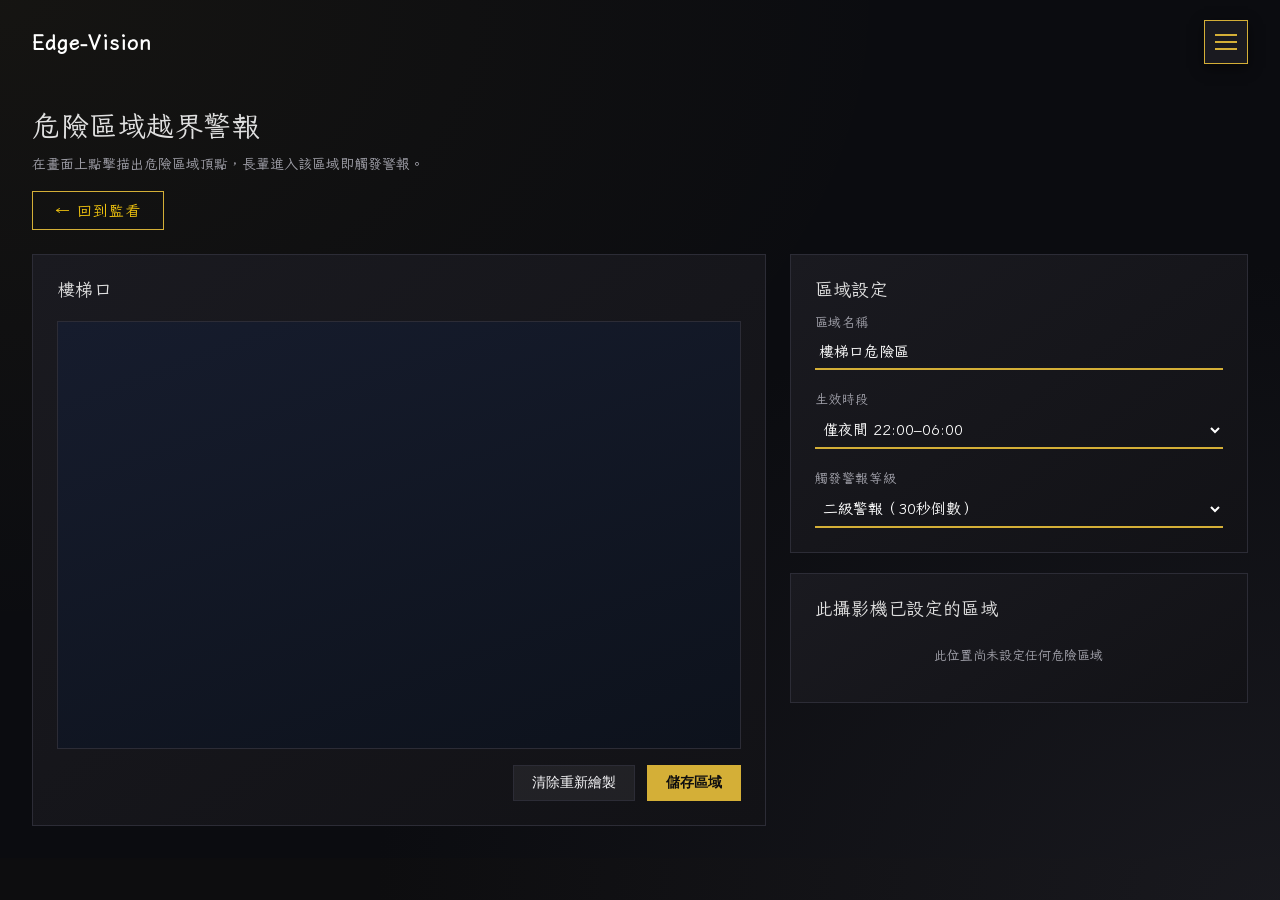
<file: 危險區域入侵越界警報.html>
<!DOCTYPE html>
<html lang="zh-Hant">
<head>
<meta charset="UTF-8" />
<meta name="viewport" content="width=device-width, initial-scale=1.0" />
<title>危險區域越界警報</title>
<link rel="stylesheet" href="./css/design-system.css" />

<style>
  * { box-sizing: border-box; }

  /* 頂部固定導覽列（已拿掉黑底與邊框，改為透明） */
  .navbar-header {
    position: fixed;
    top: 0;
    left: 50%;
    transform: translateX(-50%);
    width: 100%;
    max-width: 1280px;
    background-color: transparent;
    z-index: 2000;
    padding: 20px 32px;
    display: flex;
    justify-content: space-between;
    align-items: center;
    box-sizing: border-box;
  }

  .nav-brand {
    font-size: 20px;
    color: #fff;
    font-weight: bold;
    text-decoration: none;
    letter-spacing: 0.05em;
  }

  /* 漢堡按鈕 */
  .hamburger-menu-wrapper { position: relative; z-index: 2010; }
  
  .hamburger-btn {
    background: #1a1a20;
    border: 1.5px solid #d4af37;
    width: 44px;
    height: 44px;
    display: flex;
    flex-direction: column;
    justify-content: center;
    align-items: center;
    gap: 5px;
    cursor: pointer;
    transition: background 0.2s ease;
  }

  .hamburger-btn:hover { background: #24242c; }
  
  .hamburger-btn span {
    display: block;
    width: 20px;
    height: 2px;
    background-color: #d4af37;
    transition: 0.3s;
  }

  .hamburger-menu-wrapper.open .hamburger-btn span:nth-child(1) { transform: translateY(7px) rotate(45deg); }
  .hamburger-menu-wrapper.open .hamburger-btn span:nth-child(2) { opacity: 0; }
  .hamburger-menu-wrapper.open .hamburger-btn span:nth-child(3) { transform: translateY(-7px) rotate(-45deg); }

  /* 下拉選單 */
  .hamburger-dropdown {
    position: absolute;
    top: calc(100% + 12px);
    right: 0;
    width: 220px;
    background: #16161a;
    border: 1.5px solid #d4af37;
    display: none;
    flex-direction: column;
    z-index: 2020;
    box-shadow: -4px 12px 32px rgba(0, 0, 0, 0.85);
  }

  .hamburger-menu-wrapper.open .hamburger-dropdown { display: flex; }

  .dropdown-item {
    position: relative;
    padding: 16px 20px;
    color: #f5f5f7;
    text-decoration: none;
    font-size: 16px;
    border-bottom: 1px solid #202027;
    display: flex;
    justify-content: space-between;
    align-items: center;
    transition: background 0.2s ease, color 0.2s ease;
  }

  .dropdown-item:last-child { border-bottom: none; }

  .dropdown-item:hover {
    background: rgba(212, 175, 55, 0.12);
    color: #ebd07a;
  }

  /* 被選中頁面的樣式 (打勾) */
  .dropdown-item.active {
    background: rgba(212, 175, 55, 0.2);
    color: #ebd07a;
    font-weight: bold;
  }

  .dropdown-item.active::after {
    content: "✓";
    color: #d4af37;
    font-size: 16px;
    position: static;
    transform: none;
    margin: 0;
    box-shadow: none;
    border: none;
    background: transparent;
    padding: 0;
    visibility: visible;
    opacity: 1;
  }

  /* 選單提示框 (Tooltip：向左展開) */
  .dropdown-item[data-tooltip]::before {
    content: attr(data-tooltip);
    position: absolute;
    right: 100%;
    top: 50%;
    transform: translateY(-50%);
    margin-right: 12px;
    background: #1a1a20;
    color: #ebd07a;
    padding: 8px 14px;
    border: 1px solid #997c22;
    font-size: 13px;
    white-space: nowrap;
    opacity: 0;
    visibility: hidden;
    pointer-events: none;
    transition: opacity 0.2s ease, margin-right 0.2s ease;
    box-shadow: -4px 6px 16px rgba(0,0,0,0.6);
    z-index: 2030;
  }

  .dropdown-item[data-tooltip]:hover::before {
    opacity: 1;
    visibility: visible;
    margin-right: 16px;
  }

  /* 內容容器 */
  .app-shell {
    max-width: 1280px;
    margin: 0 auto;
    padding: 32px;
    padding-top: 110px;
    width: 100%;
  }

  /* 標頭與按鈕區塊排版 */
  .page-head {
    display: flex;
    flex-direction: column;
    align-items: flex-start;
    gap: 12px;
  }

  /* 返回監看金黃細框按鈕樣式 */
  .btn-gold-outline {
    display: inline-flex;
    align-items: center;
    justify-content: center;
    gap: 8px;
    background: transparent;
    border: 1.5px solid #d4af37;
    color: #f1c40f;
    padding: 10px 22px;
    font-size: 15px;
    font-weight: 400;
    text-decoration: none;
    letter-spacing: 1px;
    transition: all 0.2s ease;
    border-radius: 0px;
    width: fit-content;
    margin-top: 4px;
  }
  .btn-gold-outline:hover {
    background: rgba(212, 175, 55, 0.12);
    border-color: #f39c12;
    color: #f39c12;
  }

  .layout { 
    display: grid;
    grid-template-columns: 1.6fr 1fr; 
    gap: 24px;
    align-items: start; 
  }
  @media (max-width: 860px) { .layout { grid-template-columns: 1fr; } }

  .stage {
    aspect-ratio: 16/10;
    position: relative;
    background: linear-gradient(160deg, #161c2d, #0d121c);
    border-radius: 0px;
    border: 1px solid var(--color-border);
    overflow: hidden;
    cursor: crosshair;
    margin-top: 14px;
  }
  .stage svg { 
    position: absolute; 
    inset: 0; 
    width: 100%; 
    height: 100%; 
    pointer-events: none;
  }

  .setting-form {
    display: flex;
    flex-direction: column;
    gap: 22px;
    margin-top: 16px;
  }

  .form-group {
    display: flex;
    flex-direction: column;
    gap: 6px;
  }

  .form-group label {
    font-size: 13px;
    color: var(--color-text-muted, #9e9ea7);
    letter-spacing: 0.05em;
  }

  .underline-input, .underline-select {
    background: transparent !important;
    border: none !important;
    border-bottom: 2px solid var(--color-primary, #d4af37) !important;
    border-radius: 0 !important;
    color: #ffffff !important;
    font-size: 15px !important;
    padding: 8px 4px !important;
    width: 100% !important;
    outline: none !important;
    box-shadow: none !important;
    font-family: inherit;
    transition: border-color 0.25s ease;
  }

  .underline-input:focus, .underline-select:focus {
    border-bottom-color: var(--color-primary-light, #ebd07a) !important;
    background: rgba(212, 175, 55, 0.05) !important;
  }

  .underline-select option { background: #1a1a20; color: #ffffff; padding: 10px; }

  .btn-action-ghost {
    background: rgba(255, 255, 255, 0.06);
    border: 1px solid var(--color-border);
    color: var(--color-text);
    padding: 8px 18px;
    border-radius: 0px;
    font-size: 14px;
    cursor: pointer;
  }
  .btn-action-ghost:hover { background: rgba(255, 255, 255, 0.12); }

  .btn-action-primary {
    background: var(--color-primary, #d4af37);
    border: 1px solid var(--color-primary);
    color: #0d0d0f;
    font-weight: bold;
    padding: 8px 18px;
    border-radius: 0px;
    font-size: 14px;
    cursor: pointer;
  }
  .btn-action-primary:hover { background: var(--color-primary-light, #ebd07a); }

  .zone-list-item {
    display: flex; 
    align-items: center; 
    justify-content: space-between;
    padding: 12px 14px; 
    border-radius: 0px;
    background: var(--color-bg-elevated, #16161a);
    border: 1px solid var(--color-border-soft, #202027);
    margin-bottom: 10px;
    transition: all 0.2s ease;
  }

  .zone-list-item.selected-editing {
    border-color: var(--color-primary, #d4af37);
    background: rgba(212, 175, 55, 0.1);
  }

  .zone-swatch { width: 10px; height: 10px; display: inline-block; }
  .badge-tag { font-size: 12px; padding: 3px 8px; }
  .badge-tag.orange {
    background: var(--alert-2-orange-bg, rgba(250, 140, 22, 0.14));
    color: var(--alert-2-orange, #fa8c16);
    border: 1px solid rgba(250, 140, 22, 0.3);
  }
  .badge-tag.yellow {
    background: var(--alert-1-yellow-bg, rgba(250, 173, 20, 0.12));
    color: var(--alert-1-yellow, #faad14);
    border: 1px solid rgba(250, 173, 20, 0.3);
  }

  .zone-actions { display: flex; align-items: center; gap: 8px; }
  .btn-icon-action {
    background: transparent;
    border: 1px solid transparent;
    padding: 4px 8px;
    font-size: 12px;
    cursor: pointer;
  }
  .btn-icon-action.delete { color: #ff7875; border-color: rgba(255,77,79,0.3); }
</style>
</head>
<body data-nav-active="04" style="background-color: #0b0c10; color: #e0e0e0;">

<header class="navbar-header">
  <a href="index.html?view=caregiver" class="nav-brand">Edge-Vision</a>
  
  <div class="hamburger-menu-wrapper" id="hamburgerMenu">
    <button class="hamburger-btn" onclick="toggleMenu()" aria-label="選單">
      <span></span><span></span><span></span>
    </button>

    <div class="hamburger-dropdown">
      <a href="index.html?view=caregiver" class="dropdown-item" data-tooltip="返回九宮格即時監看畫面">即時監看</a>
      <a href="危險區域入侵越界警報.html" class="dropdown-item active" data-tooltip="框選危險區域，一旦越界即觸發警報">越界警報</a>
      <a href="跌倒與異常姿態偵測.html" class="dropdown-item" data-tooltip="偵測跌倒後觸發警報流程">姿態偵測</a>
      <a href="長時間靜止偵測.html" class="dropdown-item" data-tooltip="App 內閃爍與推播">靜止警報</a>
      <a href="隱私模式開關.html" class="dropdown-item" data-tooltip="暫時遮蔽鏡頭保護私密時刻">隱私模式</a>
      <a href="離床與夜間活動監測.html" class="dropdown-item" data-tooltip="夜間離床時間軸與深夜開門警報">夜間監測</a>
      <a href="三階段警報.html" class="dropdown-item" data-tooltip="黃／橙／紅與 30 秒倒數">三級警報</a>
      <a href="緊急聯繫與雙向語音.html" class="dropdown-item" data-tooltip="自動撥號, LINE/SMS 通知, 語音通話">緊急語音</a>
      <a href="照顧者App與通知.html" class="dropdown-item" data-tooltip="彙整歷史紀錄">通知中心</a>
      <a href="index.html" class="dropdown-item" data-tooltip="重新挑選照顧者或長輩身分">返回身分選擇</a>
    </div>
  </div>
</header>

<div class="app-shell">
  <div class="page-head">
    <h1 style="margin: 0; font-size: 28px;">危險區域越界警報</h1>
    <p class="muted" style="margin: 0; font-size: 14px; line-height: 1.6;">
      在畫面上點擊描出危險區域頂點，長輩進入該區域即觸發警報。
    </p>
    <a class="btn-gold-outline" href="index.html?view=caregiver">
      ← 回到監看
    </a>
  </div>

  <div class="grid layout" style="margin-top: 24px;">
    <div class="card">
      <div style="display:flex; justify-content:space-between; align-items:center;">
        <h3 id="currentCamTitle"></h3>
        <span id="editingNotice" style="display:none; font-size:12px; color:var(--color-primary-light); background:rgba(212,175,55,0.15); padding:3px 8px; border:1px solid var(--color-primary);">已載入上次設定 (編輯中)</span>
      </div>
      

      <div class="stage" id="stage">
        <svg id="stageSvg" viewBox="0 0 100 100" preserveAspectRatio="none"></svg>
      </div>

      <div class="row" style="margin-top:16px; justify-content: flex-end; gap: 12px;">
        <button class="btn-action-ghost" id="newZoneBtn" type="button">清除重新繪製</button>
        <button class="btn-action-primary" id="saveBtn" type="button">儲存修改</button>
      </div>
    </div>

    <div class="stack" style="gap: 20px;">
      <div class="card">
        <h3 style="margin-bottom: 8px;">區域設定</h3>
        <div class="setting-form">
          <div class="form-group">
            <label for="zoneName">區域名稱</label>
            <input type="text" id="zoneName" class="underline-input" value="危險區域" />
          </div>
          <div class="form-group">
            <label for="zoneTime">生效時段</label>
            <select id="zoneTime" class="underline-select">
              <option value="僅夜間 22:00–06:00" selected>僅夜間 22:00–06:00</option>
              <option value="全天生效">全天生效</option>
              <option value="自訂時段">自訂時段</option>
            </select>
          </div>
          <div class="form-group">
            <label for="zoneLevel">觸發警報等級</label>
            <select id="zoneLevel" class="underline-select">
              <option value="2" selected>二級警報（30秒倒數）</option>
              <option value="1">一級提示</option>
            </select>
          </div>
        </div>
      </div>

      <div class="card">
        <h3 style="margin-bottom: 14px;">此攝影機已設定的區域</h3>
        <div id="zoneList"></div>
      </div>
    </div>
  </div>
</div>

<script src="js/shared.js"></script>
<script>
  function toggleMenu() {
    document.getElementById('hamburgerMenu').classList.toggle('open');
  }

  document.addEventListener('click', function(e) {
    const menu = document.getElementById('hamburgerMenu');
    if (menu && !menu.contains(e.target)) {
      menu.classList.remove('open');
    }
  });

  const urlParams = new URLSearchParams(window.location.search);
  const currentCam = urlParams.get("cam") || "樓梯口";
  document.getElementById("currentCamTitle").textContent = `${currentCam}`;

  const stage = document.getElementById("stage");
  const svg = document.getElementById("stageSvg");
  const zoneListContainer = document.getElementById("zoneList");
  const editingNotice = document.getElementById("editingNotice");
  const saveBtn = document.getElementById("saveBtn");
  const newZoneBtn = document.getElementById("newZoneBtn");

  let pointsPercent = [];

  function getCameraZone() {
    const all = JSON.parse(localStorage.getItem("edge_vision_zones") || "{}");
    const list = all[currentCam];
    if (list && Array.isArray(list) && list.length > 0) {
      return list[list.length - 1];
    }
    return null;
  }

  function saveCameraZone(zoneData) {
    const all = JSON.parse(localStorage.getItem("edge_vision_zones") || "{}");
    if (zoneData) {
      all[currentCam] = [zoneData];
    } else {
      delete all[currentCam];
    }
    localStorage.setItem("edge_vision_zones", JSON.stringify(all));
  }

  function renderSvg() {
    svg.innerHTML = "";
    if (pointsPercent.length === 0) return;

    const isOrange = document.getElementById("zoneLevel").value === "2";
    const color = isOrange ? "#fa8c16" : "#faad14";
    const fillColor = isOrange ? "rgba(250,140,22,0.35)" : "rgba(250,173,20,0.35)";

    pointsPercent.forEach((p) => {
      const c = document.createElementNS("http://www.w3.org/2000/svg", "circle");
      c.setAttribute("cx", p.x);
      c.setAttribute("cy", p.y);
      c.setAttribute("r", 2.5);
      c.setAttribute("fill", color);
      svg.appendChild(c);
    });

    if (pointsPercent.length > 1) {
      const poly = document.createElementNS("http://www.w3.org/2000/svg", "polygon");
      const pts = pointsPercent.map(p => `${p.x},${p.y}`).join(" ");
      poly.setAttribute("points", pts);
      poly.setAttribute("fill", fillColor);
      poly.setAttribute("stroke", color);
      poly.setAttribute("stroke-width", "0.8");
      svg.appendChild(poly);
    }
  }

  function renderZoneList() {
    const zone = getCameraZone();
    zoneListContainer.innerHTML = "";
    if (!zone || !zone.pointsPercent || zone.pointsPercent.length < 3) {
      zoneListContainer.innerHTML = `<div class="muted" style="text-align:center; padding:16px;">此位置尚未設定任何危險區域</div>`;
      return;
    }

    const isOrange = zone.level === "2";
    const colorStyle = isOrange ? "var(--alert-2-orange, #fa8c16)" : "var(--alert-1-yellow, #faad14)";
    const badgeClass = isOrange ? "orange" : "yellow";

    const item = document.createElement("div");
    item.className = "zone-list-item selected-editing";
    item.innerHTML = `
      <div class="row">
        <span class="zone-swatch" style="background:${colorStyle}"></span>
        <span>${zone.name}</span>
      </div>
      <div class="zone-actions">
        <span class="badge-tag ${badgeClass}">${zone.time && zone.time.includes("夜間") ? "夜間生效" : "全天生效"}</span>
        <button class="btn-icon-action delete" onclick="handleDeleteZone()">刪除</button>
      </div>
    `;
    zoneListContainer.appendChild(item);
  }

  stage.addEventListener("click", (e) => {
    const rect = stage.getBoundingClientRect();
    const px = ((e.clientX - rect.left) / rect.width) * 100;
    const py = ((e.clientY - rect.top) / rect.height) * 100;
    
    pointsPercent.push({ x: Number(px.toFixed(2)), y: Number(py.toFixed(2)) });
    renderSvg();
  });

  newZoneBtn.addEventListener("click", () => {
    pointsPercent = [];
    renderSvg();
    editingNotice.style.display = "none";
    saveBtn.textContent = "儲存區域";
  });

  saveBtn.addEventListener("click", () => {
    if (pointsPercent.length < 3) {
      alert("請至少在畫面上點擊 3 個頂點框出區域");
      return;
    }

    const name = document.getElementById("zoneName").value.trim() || `${currentCam}危險區`;
    const time = document.getElementById("zoneTime").value;
    const level = document.getElementById("zoneLevel").value;

    const zoneData = {
      id: "zone-" + Date.now(),
      name,
      time,
      level,
      pointsPercent: [...pointsPercent]
    };

    saveCameraZone(zoneData);
    renderZoneList();
    editingNotice.style.display = "inline-block";
    editingNotice.textContent = "已儲存最新設定";
    saveBtn.textContent = "儲存修改";
    alert(`「${name}」設定已更新！`);
  });

  window.handleDeleteZone = function() {
    if (confirm(`確定要刪除此設定嗎？`)) {
      saveCameraZone(null);
      pointsPercent = [];
      editingNotice.style.display = "none";
      saveBtn.textContent = "儲存區域";
      document.getElementById("zoneName").value = `${currentCam}危險區`;
      renderSvg();
      renderZoneList();
    }
  };

  document.addEventListener("DOMContentLoaded", () => {
    const saved = getCameraZone();
    if (saved && saved.pointsPercent && saved.pointsPercent.length >= 3) {
      document.getElementById("zoneName").value = saved.name || `${currentCam}危險區`;
      if (saved.time) document.getElementById("zoneTime").value = saved.time;
      if (saved.level) document.getElementById("zoneLevel").value = saved.level;
      pointsPercent = JSON.parse(JSON.stringify(saved.pointsPercent));
      editingNotice.style.display = "inline-block";
      saveBtn.textContent = "儲存修改";
      renderSvg();
    } else {
      document.getElementById("zoneName").value = `${currentCam}危險區`;
      saveBtn.textContent = "儲存區域";
    }
    renderZoneList();
  });
</script>
</body>
</html>
</file>
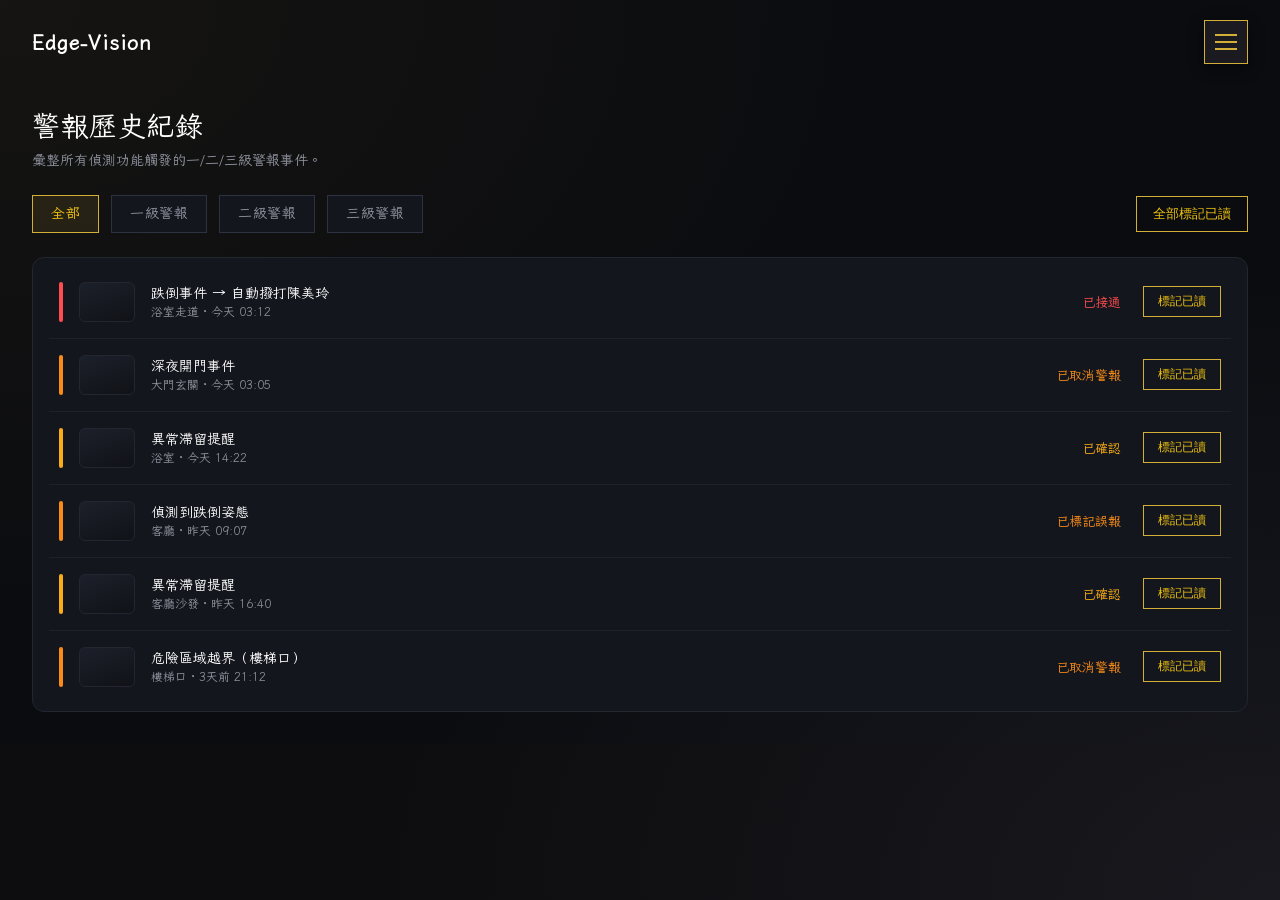
<file: 照顧者App與通知.html>
<!DOCTYPE html>
<html lang="zh-Hant">
<head>
<meta charset="UTF-8" />
<meta name="viewport" content="width=device-width, initial-scale=1.0" />
<title>照顧者通知中心</title>
<link rel="stylesheet" href="./css/design-system.css" />
<style>
  * { box-sizing: border-box; }

  /* 頂部固定導覽列（置中與對齊） */
  .navbar-header {
    position: fixed;
    top: 0;
    left: 50%;
    transform: translateX(-50%);
    width: 100%;
    max-width: 1280px;
    background-color: transparent;
    z-index: 2000;
    padding: 20px 32px;
    display: flex;
    justify-content: space-between;
    align-items: center;
    box-sizing: border-box;
  }

  .nav-brand {
    font-size: 20px;
    color: #fff;
    font-weight: bold;
    text-decoration: none;
    letter-spacing: 0.05em;
  }

  /* 漢堡按鈕 */
  .hamburger-menu-wrapper { position: relative; z-index: 2010; }
  
  .hamburger-btn {
    background: #1a1a20;
    border: 1.5px solid #d4af37;
    width: 44px;
    height: 44px;
    display: flex;
    flex-direction: column;
    justify-content: center;
    align-items: center;
    gap: 5px;
    cursor: pointer;
    transition: background 0.2s ease;
  }

  .hamburger-btn:hover { background: #24242c; }
  
  .hamburger-btn span {
    display: block;
    width: 20px;
    height: 2px;
    background-color: #d4af37;
    transition: 0.3s;
  }

  .hamburger-menu-wrapper.open .hamburger-btn span:nth-child(1) { transform: translateY(7px) rotate(45deg); }
  .hamburger-menu-wrapper.open .hamburger-btn span:nth-child(2) { opacity: 0; }
  .hamburger-menu-wrapper.open .hamburger-btn span:nth-child(3) { transform: translateY(-7px) rotate(-45deg); }

  /* 下拉選單 */
  .hamburger-dropdown {
    position: absolute;
    top: calc(100% + 12px);
    right: 0;
    width: 220px;
    background: #16161a;
    border: 1.5px solid #d4af37;
    display: none;
    flex-direction: column;
    z-index: 2020;
    box-shadow: -4px 12px 32px rgba(0, 0, 0, 0.85);
  }

  .hamburger-menu-wrapper.open .hamburger-dropdown { display: flex; }

  .dropdown-item {
    position: relative;
    padding: 16px 20px;
    color: #f5f5f7;
    text-decoration: none;
    font-size: 16px;
    border-bottom: 1px solid #202027;
    display: flex;
    justify-content: space-between;
    align-items: center;
    transition: background 0.2s ease, color 0.2s ease;
  }

  .dropdown-item:last-child { border-bottom: none; }

  .dropdown-item:hover {
    background: rgba(212, 175, 55, 0.12);
    color: #ebd07a;
  }

  /* 被選中頁面的樣式 (打勾) */
  .dropdown-item.active {
    background: rgba(212, 175, 55, 0.2);
    color: #ebd07a;
    font-weight: bold;
  }

  .dropdown-item.active::after {
    content: "✓";
    color: #d4af37;
    font-size: 16px;
    position: static;
    transform: none;
    margin: 0;
    box-shadow: none;
    border: none;
    background: transparent;
    padding: 0;
    visibility: visible;
    opacity: 1;
  }

  /* 選單提示框 (Tooltip：向左展開) */
  .dropdown-item[data-tooltip]::before {
    content: attr(data-tooltip);
    position: absolute;
    right: 100%;
    top: 50%;
    transform: translateY(-50%);
    margin-right: 12px;
    background: #1a1a20;
    color: #ebd07a;
    padding: 8px 14px;
    border: 1px solid #997c22;
    font-size: 13px;
    white-space: nowrap;
    opacity: 0;
    visibility: hidden;
    pointer-events: none;
    transition: opacity 0.2s ease, margin-right 0.2s ease;
    box-shadow: -4px 6px 16px rgba(0,0,0,0.6);
    z-index: 2030;
  }

  .dropdown-item[data-tooltip]:hover::before {
    opacity: 1;
    visibility: visible;
    margin-right: 16px;
  }

  body {
    background-color: #0b0c10 !important;
    color: #e0e0e0;
  }

  .app-shell {
    max-width: 1280px !important;
    margin: 0 auto !important;
    padding: 32px !important;
    padding-top: 110px !important;
  }

  .page-head {
    margin-bottom: 24px;
  }
  .page-head h1 {
    font-size: 28px;
    color: #ffffff;
    margin: 0 0 8px 0;
  }
  .page-head p {
    font-size: 14px;
    color: #8e929d;
    margin: 0;
  }

  /* 頂部操作與篩選列 */
  .filter-bar-wrapper {
    display: flex;
    justify-content: space-between;
    align-items: center;
    flex-wrap: wrap;
    gap: 16px;
    margin-bottom: 24px;
  }

  .filters {
    display: flex !important;
    gap: 12px !important;
    flex-wrap: wrap !important;
  }

  /* 符合大小的長方形篩選按鈕 */
  .filter-chip {
    display: inline-flex !important;
    align-items: center !important;
    justify-content: center !important;
    width: auto !important;
    height: auto !important;
    padding: 8px 18px !important;
    font-size: 14px !important;
    line-height: 1.4 !important;
    font-weight: 400 !important;
    letter-spacing: 0.5px !important;
    white-space: nowrap !important;
    color: #8e929d !important;
    background: #14161d !important;
    border: 1.5px solid #2d3240 !important;
    border-radius: 0px !important;
    cursor: pointer !important;
    user-select: none !important;
    transition: all 0.2s ease !important;
    box-shadow: none !important;
  }

  .filter-chip:hover {
    color: #ffffff !important;
    background: #1a1e28 !important;
    border-color: #4a5568 !important;
  }

  /* 選中狀態 */
  .filter-chip.active {
    background: rgba(212, 175, 55, 0.1) !important;
    border-color: #d4af37 !important;
    color: #f1c40f !important;            
  }

  .filter-chip[data-level="1"].active {
    background: rgba(250, 173, 20, 0.1) !important;
    border-color: var(--alert-1-yellow, #faad14) !important;
    color: var(--alert-1-yellow, #faad14) !important;
  }

  .filter-chip[data-level="2"].active {
    background: rgba(249, 115, 22, 0.1) !important;
    border-color: var(--alert-2-orange, #f97316) !important;
    color: var(--alert-2-orange, #f97316) !important;
  }

  .filter-chip[data-level="3"].active {
    background: rgba(239, 68, 68, 0.1) !important;
    border-color: var(--alert-3-red, #ef4444) !important;
    color: var(--alert-3-red, #ef4444) !important;
  }

  /* 全部標記已讀按鈕 */
  .btn-gold-outline {
    display: inline-flex;
    align-items: center;
    justify-content: center;
    background: transparent;
    border: 1.5px solid #d4af37 !important;
    color: #f1c40f !important;
    padding: 8px 16px;
    font-size: 13px;
    font-weight: 400;
    text-decoration: none;
    border-radius: 0px !important;
    cursor: pointer;
    transition: all 0.2s ease;
    box-shadow: none !important;
  }
  .btn-gold-outline:hover {
    background: rgba(212, 175, 55, 0.15) !important;
    border-color: #f39c12 !important;
    color: #f39c12 !important;
  }

  /* 卡片與通知列表 */
  .card {
    background: #14161d !important;
    border: 1px solid #232630 !important;
    border-radius: 12px !important;
    padding: 8px 16px !important;
    box-shadow: none !important;
  }

  .notif-item {
    display: grid;
    grid-template-columns: 4px 56px 1fr auto auto;
    gap: 16px;
    align-items: center;
    padding: 16px 10px;
    border-bottom: 1px solid #202027;
    transition: opacity 0.3s ease, background 0.2s ease;
  }
  .notif-item:last-child { border-bottom: none; }
  .notif-item.is-read {
    opacity: 0.45;
  }
  
  .notif-item__bar { align-self: stretch; border-radius: 2px; }
  .notif-item__bar.l1 { background: var(--alert-1-yellow, #faad14); }
  .notif-item__bar.l2 { background: var(--alert-2-orange, #f97316); }
  .notif-item__bar.l3 { background: var(--alert-3-red, #ef4444); }
  
  .notif-item__thumb {
    width: 56px; 
    height: 40px; 
    border-radius: 6px;
    background: linear-gradient(160deg, #1c202a, #101217);
    border: 1px solid #232630;
  }
  
  .notif-item__title { 
    font-size: 14px; 
    font-weight: 500;
    color: #ffffff;
    margin-bottom: 4px; 
    text-decoration: none;
    display: block;
  }
  .notif-item__meta { 
    font-size: 12px; 
    color: #8e929d; 
  }
  .notif-item__status { 
    font-size: 13px; 
    font-weight: 500;
    margin-right: 6px;
  }

  /* 單項已讀按鈕 */
  .btn-read-toggle {
    background: transparent;
    border: 1px solid #d4af37;
    color: #f1c40f;
    font-size: 12px;
    padding: 6px 14px;
    cursor: pointer;
    border-radius: 0px;
    transition: all 0.2s ease;
    white-space: nowrap;
    box-shadow: none !important;
  }
  .btn-read-toggle:hover {
    background: rgba(212, 175, 55, 0.15);
    border-color: #f39c12;
    color: #f39c12;
  }
  .notif-item.is-read .btn-read-toggle {
    border-color: #4a5568;
    color: #8e929d;
    background: transparent;
  }
</style>
</head>
<body data-nav-active="12">

<!-- 頂部導覽列 -->
<header class="navbar-header">
  <a href="index.html?view=caregiver" class="nav-brand">Edge-Vision</a>
  
  <div class="hamburger-menu-wrapper" id="hamburgerMenu">
    <button class="hamburger-btn" onclick="toggleMenu()" aria-label="選單">
      <span></span><span></span><span></span>
    </button>

    <div class="hamburger-dropdown">
      <a href="index.html?view=caregiver" class="dropdown-item" data-tooltip="返回九宮格即時監看畫面">即時監看</a>
      <a href="危險區域入侵越界警報.html" class="dropdown-item" data-tooltip="框選危險區域，一旦越界即觸發警報">越界警報</a>
      <a href="跌倒與異常姿態偵測.html" class="dropdown-item" data-tooltip="偵測跌倒後觸發警報流程">姿態偵測</a>
      <a href="長時間靜止偵測.html" class="dropdown-item" data-tooltip="App 內閃爍與推播">靜止警報</a>
      <a href="隱私模式開關.html" class="dropdown-item" data-tooltip="暫時遮蔽鏡頭保護私密時刻">隱私模式</a>
      <a href="離床與夜間活動監測.html" class="dropdown-item" data-tooltip="夜間離床時間軸與深夜開門警報">夜間監測</a>
      <a href="三階段警報.html" class="dropdown-item" data-tooltip="黃／橙／紅與 30 秒倒數">三級警報</a>
      <a href="緊急聯繫與雙向語音.html" class="dropdown-item" data-tooltip="自動撥號、LINE/SMS 通知、語音通話">緊急語音</a>
      <a href="照顧者App與通知.html" class="dropdown-item active" data-tooltip="彙整歷史紀錄">通知中心</a>
      <a href="index.html" class="dropdown-item" data-tooltip="重新挑選照顧者或長輩身分">返回身分選擇</a>
    </div>
  </div>
</header>

<div class="app-shell">
  <div class="page-head">
    <div>
      <h1>警報歷史紀錄</h1>
      <p>彙整所有偵測功能觸發的一/二/三級警報事件。</p>
    </div>
  </div>

  <!-- 長方形篩選按鈕與全部已讀按鈕 -->
  <div class="filter-bar-wrapper">
    <div class="filters" id="filters">
      <div class="filter-chip active" data-level="all">全部</div>
      <div class="filter-chip" data-level="1">一級警報</div>
      <div class="filter-chip" data-level="2">二級警報</div>
      <div class="filter-chip" data-level="3">三級警報</div>
    </div>

    <button class="btn-gold-outline" id="markAllReadBtn">
      全部標記已讀
    </button>
  </div>

  <!-- 通知清單容器 -->
  <div class="card" id="notifList"></div>
</div>

<script src="js/shared.js"></script>
<script>
  function toggleMenu() {
    document.getElementById('hamburgerMenu').classList.toggle('open');
  }

  document.addEventListener('click', function(e) {
    const menu = document.getElementById('hamburgerMenu');
    if (menu && !menu.contains(e.target)) {
      menu.classList.remove('open');
    }
  });

  const NOTIFS = [
    { id: "n1", level: 3, title: "跌倒事件 → 自動撥打陳美玲", meta: "浴室走道 · 今天 03:12", status: "已接通", isRead: false },
    { id: "n2", level: 2, title: "深夜開門事件", meta: "大門玄關 · 今天 03:05", status: "已取消警報", isRead: false },
    { id: "n3", level: 1, title: "異常滯留提醒", meta: "浴室 · 今天 14:22", status: "已確認", isRead: false },
    { id: "n4", level: 2, title: "偵測到跌倒姿態", meta: "客廳 · 昨天 09:07", status: "已標記誤報", isRead: false },
    { id: "n5", level: 1, title: "異常滯留提醒", meta: "客廳沙發 · 昨天 16:40", status: "已確認", isRead: false },
    { id: "n6", level: 2, title: "危險區域越界（樓梯口）", meta: "樓梯口 · 3天前 21:12", status: "已取消警報", isRead: false },
  ];

  let currentFilter = "all";

  function statusColor(level) {
    return level === 3 ? "var(--alert-3-red, #ef4444)" : level === 2 ? "var(--alert-2-orange, #f97316)" : "var(--alert-1-yellow, #faad14)";
  }

  function render(filter) {
    currentFilter = filter;
    const list = document.getElementById("notifList");
    list.innerHTML = "";
    
    const filtered = NOTIFS.filter((n) => filter === "all" || n.level === Number(filter));

    filtered.forEach((n) => {
      const item = document.createElement("div");
      item.className = `notif-item ${n.isRead ? "is-read" : ""}`;
      item.dataset.id = n.id;
      item.innerHTML = `
        <div class="notif-item__bar l${n.level}"></div>
        <div class="notif-item__thumb"></div>
        <div>
          <div class="notif-item__title">${n.title}</div>
          <div class="notif-item__meta">${n.meta}</div>
        </div>
        <div class="notif-item__status" style="color:${statusColor(n.level)}">${n.status}</div>
        <button class="btn-read-toggle" onclick="toggleRead('${n.id}')">
          ${n.isRead ? "已讀取" : "標記已讀"}
        </button>
      `;
      list.appendChild(item);
    });

    if (filtered.length === 0) {
      list.innerHTML = '<p style="padding:24px; color:#8e929d; text-align:center; margin:0;">此篩選條件下沒有紀錄</p>';
    }
  }

  // 單項已讀切換
  window.toggleRead = function(id) {
    const item = NOTIFS.find(n => n.id === id);
    if (item) {
      item.isRead = !item.isRead;
      render(currentFilter);
    }
  };

  // 全部標記已讀
  document.getElementById("markAllReadBtn").addEventListener("click", () => {
    NOTIFS.forEach(n => n.isRead = true);
    render(currentFilter);
  });

  // 篩選切換
  document.getElementById("filters").addEventListener("click", (e) => {
    const chip = e.target.closest(".filter-chip");
    if (!chip) return;
    document.querySelectorAll(".filter-chip").forEach((c) => c.classList.remove("active"));
    chip.classList.add("active");
    render(chip.dataset.level);
  });

  render("all");
</script>
</body>
</html>
</file>
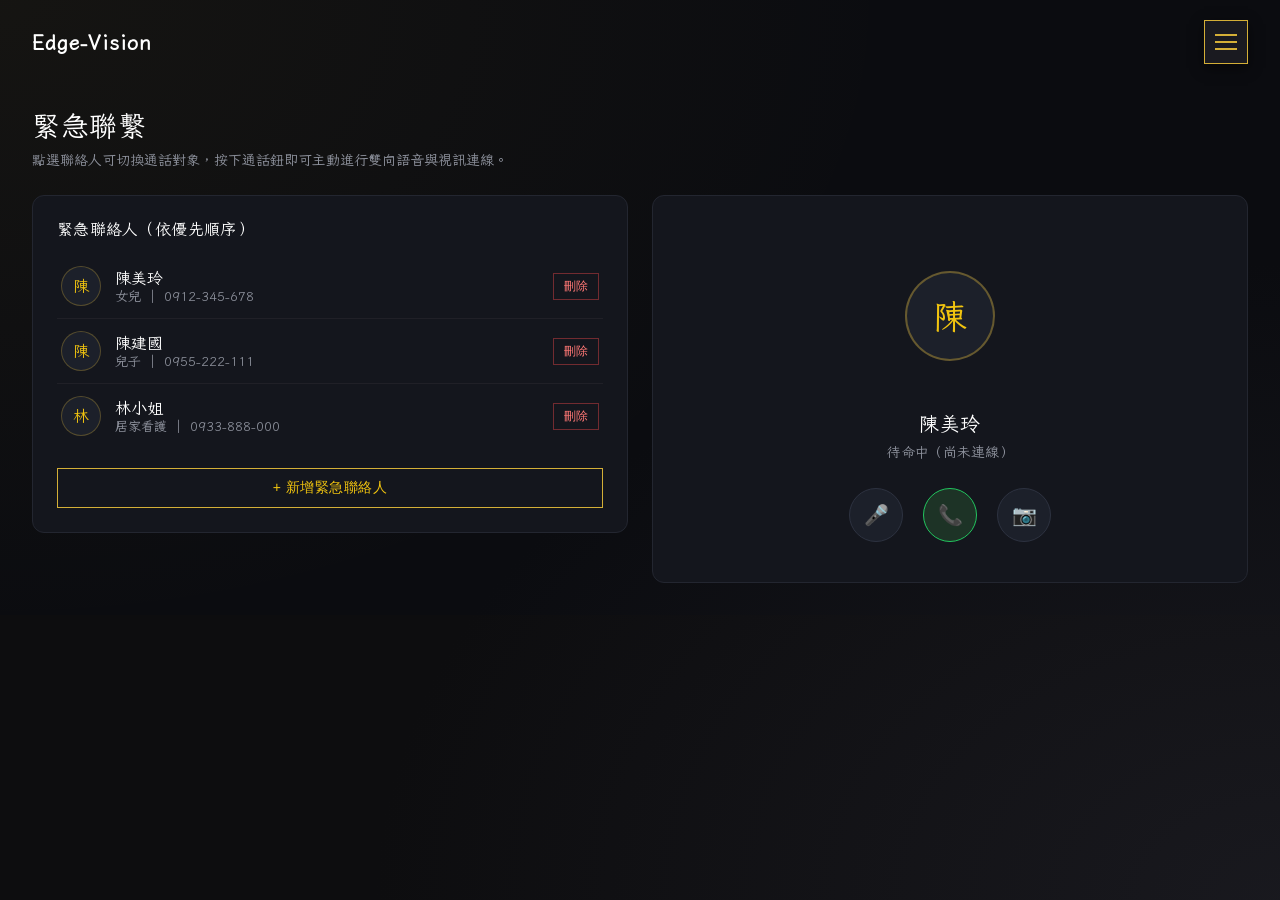
<file: 緊急聯繫與雙向語音.html>
<!DOCTYPE html>
<html lang="zh-Hant">
<head>
<meta charset="UTF-8" />
<meta name="viewport" content="width=device-width, initial-scale=1.0" />
<title>緊急聯繫與雙向語音</title>
<link rel="stylesheet" href="./css/design-system.css" />
<style>
  * { box-sizing: border-box; }

  /* 頂部固定導覽列（置中與對齊） */
  .navbar-header {
    position: fixed;
    top: 0;
    left: 50%;
    transform: translateX(-50%);
    width: 100%;
    max-width: 1280px;
    background-color: transparent;
    z-index: 2000;
    padding: 20px 32px;
    display: flex;
    justify-content: space-between;
    align-items: center;
    box-sizing: border-box;
  }

  .nav-brand {
    font-size: 20px;
    color: #fff;
    font-weight: bold;
    text-decoration: none;
    letter-spacing: 0.05em;
  }

  /* 漢堡按鈕 */
  .hamburger-menu-wrapper { position: relative; z-index: 2010; }
  
  .hamburger-btn {
    background: #1a1a20;
    border: 1.5px solid #d4af37;
    width: 44px;
    height: 44px;
    display: flex;
    flex-direction: column;
    justify-content: center;
    align-items: center;
    gap: 5px;
    cursor: pointer;
    transition: background 0.2s ease;
  }

  .hamburger-btn:hover { background: #24242c; }
  
  .hamburger-btn span {
    display: block;
    width: 20px;
    height: 2px;
    background-color: #d4af37;
    transition: 0.3s;
  }

  .hamburger-menu-wrapper.open .hamburger-btn span:nth-child(1) { transform: translateY(7px) rotate(45deg); }
  .hamburger-menu-wrapper.open .hamburger-btn span:nth-child(2) { opacity: 0; }
  .hamburger-menu-wrapper.open .hamburger-btn span:nth-child(3) { transform: translateY(-7px) rotate(-45deg); }

  /* 下拉選單 */
  .hamburger-dropdown {
    position: absolute;
    top: calc(100% + 12px);
    right: 0;
    width: 220px;
    background: #16161a;
    border: 1.5px solid #d4af37;
    display: none;
    flex-direction: column;
    z-index: 2020;
    box-shadow: -4px 12px 32px rgba(0, 0, 0, 0.85);
  }

  .hamburger-menu-wrapper.open .hamburger-dropdown { display: flex; }

  .dropdown-item {
    position: relative;
    padding: 16px 20px;
    color: #f5f5f7;
    text-decoration: none;
    font-size: 16px;
    border-bottom: 1px solid #202027;
    display: flex;
    justify-content: space-between;
    align-items: center;
    transition: background 0.2s ease, color 0.2s ease;
  }

  .dropdown-item:last-child { border-bottom: none; }

  .dropdown-item:hover {
    background: rgba(212, 175, 55, 0.12);
    color: #ebd07a;
  }

  /* 被選中頁面的樣式 (打勾) */
  .dropdown-item.active {
    background: rgba(212, 175, 55, 0.2);
    color: #ebd07a;
    font-weight: bold;
  }

  .dropdown-item.active::after {
    content: "✓";
    color: #d4af37;
    font-size: 16px;
    position: static;
    transform: none;
    margin: 0;
    box-shadow: none;
    border: none;
    background: transparent;
    padding: 0;
    visibility: visible;
    opacity: 1;
  }

  /* 選單提示框 (Tooltip：向左展開) */
  .dropdown-item[data-tooltip]::before {
    content: attr(data-tooltip);
    position: absolute;
    right: 100%;
    top: 50%;
    transform: translateY(-50%);
    margin-right: 12px;
    background: #1a1a20;
    color: #ebd07a;
    padding: 8px 14px;
    border: 1px solid #997c22;
    font-size: 13px;
    white-space: nowrap;
    opacity: 0;
    visibility: hidden;
    pointer-events: none;
    transition: opacity 0.2s ease, margin-right 0.2s ease;
    box-shadow: -4px 6px 16px rgba(0,0,0,0.6);
    z-index: 2030;
  }

  .dropdown-item[data-tooltip]:hover::before {
    opacity: 1;
    visibility: visible;
    margin-right: 16px;
  }

  body {
    background-color: #0b0c10 !important;
    color: #e0e0e0;
  }

  .app-shell {
    max-width: 1280px !important;
    margin: 0 auto !important;
    padding: 32px !important;
    padding-top: 110px !important;
  }

  .layout { 
    display: grid !important;
    grid-template-columns: 1fr 1fr !important; 
    gap: 24px !important;
    align-items: start !important; 
  }
  @media (max-width: 860px) { 
    .layout { 
      grid-template-columns: 1fr !important; 
    } 
  }

  .card {
    background: #14161d !important;
    border: 1px solid #232630 !important;
    border-radius: 12px !important;
    padding: 24px !important;
    box-shadow: none !important;
  }

  .contact-list {
    display: flex;
    flex-direction: column;
  }

  .contact-row {
    display: flex; 
    align-items: center; 
    gap: 14px;
    padding: 12px 4px; 
    border-bottom: 1px solid #202027;
    cursor: pointer;
    transition: background 0.2s ease;
  }
  .contact-row:hover {
    background: rgba(255, 255, 255, 0.02);
  }
  .contact-row:last-child { border-bottom: none; }
  
  .contact-avatar {
    width: 40px; 
    height: 40px; 
    border-radius: 50%;
    background: #1c202a;
    border: 1px solid rgba(212, 175, 55, 0.3);
    color: #f1c40f;
    display: flex; 
    align-items: center; 
    justify-content: center;
    font-weight: 500;
    flex-shrink: 0;
  }

  /* 刪除按鈕樣式 */
  .btn-del-contact {
    background: transparent;
    border: 1px solid rgba(255, 77, 79, 0.4);
    color: #ff7875;
    font-size: 12px;
    padding: 4px 10px;
    cursor: pointer;
    border-radius: 0px;
    transition: all 0.2s ease;
    flex-shrink: 0;
  }
  .btn-del-contact:hover {
    background: rgba(255, 77, 79, 0.15);
    border-color: #ff4d4f;
  }

  /* 通用金框動作按鈕 */
  .btn-gold-action {
    display: inline-flex;
    align-items: center;
    justify-content: center;
    gap: 8px;
    background: transparent;
    border: 1.5px solid #d4af37 !important;
    color: #f1c40f !important;
    padding: 10px 20px;
    font-size: 14px;
    font-weight: 400;
    text-decoration: none;
    border-radius: 0px !important;
    cursor: pointer;
    width: 100%;
    letter-spacing: 0.5px;
    transition: all 0.25s ease;
    box-shadow: none !important;
  }
  .btn-gold-action:hover {
    background: rgba(212, 175, 55, 0.15) !important;
    border-color: #f39c12 !important;
    color: #f39c12 !important;
  }

  .call-stage {
    text-align: center;
    padding: 16px 10px;
  }

  /* 視訊畫面與頭像共用顯示框 */
  .call-display-wrapper {
    position: relative;
    width: 160px;
    height: 160px;
    margin: 0 auto 16px;
    display: flex;
    align-items: center;
    justify-content: center;
  }
  
  .call-avatar {
    width: 90px; 
    height: 90px; 
    border-radius: 50%;
    background: #1c202a;
    border: 2px solid rgba(212, 175, 55, 0.4);
    color: #f1c40f;
    display: flex; 
    align-items: center; 
    justify-content: center;
    font-size: 34px;
    font-weight: 500;
    transition: border-color 0.3s ease;
  }
  .call-avatar.in-call {
    border-color: #22c55e;
  }

  /* 相機視訊播放標籤 */
  .call-video {
    position: absolute;
    inset: 0;
    width: 100%;
    height: 100%;
    object-fit: cover;
    border: 1.5px solid #d4af37;
    background: #000;
    border-radius: 8px;
    display: none;
  }
  .call-display-wrapper.video-active .call-video {
    display: block;
  }
  .call-display-wrapper.video-active .call-avatar {
    display: none;
  }
  
  .call-controls { 
    display: flex; 
    justify-content: center; 
    gap: 20px; 
    margin-top: 24px; 
  }
  
  .icon-btn {
    width: 54px; 
    height: 54px; 
    border-radius: 50%;
    display: flex; 
    align-items: center; 
    justify-content: center;
    font-size: 20px;
    background: #1c202a;
    color: #ffffff;
    border: 1px solid #2d3240;
    cursor: pointer;
    transition: all 0.2s ease;
  }
  .icon-btn:hover {
    background: #282e3d;
    transform: scale(1.05);
  }

  /* 二合一通話按鈕樣式 */
  .icon-btn.call-toggle {
    background: #1d3326 !important;
    border: 1.5px solid #22c55e !important;
    color: #4ade80 !important;
  }
  .icon-btn.call-toggle:hover {
    background: #234231 !important;
    transform: scale(1.06);
  }
  .icon-btn.call-toggle.is-active { 
    background: #8b2c2c !important;
    border: 1.5px solid rgba(239, 68, 68, 0.5) !important;
    color: #fce8e8 !important;
  }
  .icon-btn.call-toggle.is-active:hover { 
    background: #9d3434 !important;
    transform: scale(1.06);
  }

  /* 相機啟用狀態 */
  .icon-btn.active { 
    background: rgba(212, 175, 55, 0.2) !important; 
    border-color: #d4af37 !important;
    color: #f1c40f !important; 
  }

  /* 彈窗 Pop-up 通用樣式 */
  .modal-overlay {
    position: fixed;
    inset: 0;
    background: rgba(6, 8, 14, 0.88);
    display: none;
    align-items: center;
    justify-content: center;
    z-index: 200;
    padding: 20px;
  }
  .modal-overlay.is-open {
    display: flex;
  }
  .modal-panel {
    position: relative;
    width: min(420px, 100%);
    background: #14161d;
    border: 1px solid #232630;
    border-radius: 12px;
    padding: 28px 24px;
    box-shadow: none;
  }
  .modal-close-btn {
    position: absolute;
    top: 16px;
    right: 16px;
    width: 30px;
    height: 30px;
    background: transparent;
    border: 1px solid #d4af37;
    color: #f1c40f;
    font-size: 15px;
    display: flex;
    align-items: center;
    justify-content: center;
    cursor: pointer;
    border-radius: 0px;
    transition: all 0.2s;
  }
  .modal-close-btn:hover {
    background: rgba(212, 175, 55, 0.2);
    border-color: #f39c12;
    color: #ffffff;
  }
  .underline-input-wrapper {
    position: relative;
    display: flex;
    align-items: center;
    border-bottom: 2px solid #d4af37;
    padding: 2px 0 4px 0;
    margin-bottom: 18px;
  }
  .underline-input {
    width: 100%;
    background: transparent;
    border: none;
    outline: none;
    color: #ffffff;
    font-size: 15px;
    font-family: inherit;
    padding: 6px 0px;
  }
</style>
</head>
<body data-nav-active="10">

<!-- 頂部導覽列 -->
<header class="navbar-header">
  <a href="index.html?view=caregiver" class="nav-brand">Edge-Vision</a>
  
  <div class="hamburger-menu-wrapper" id="hamburgerMenu">
    <button class="hamburger-btn" onclick="toggleMenu()" aria-label="選單">
      <span></span><span></span><span></span>
    </button>

    <div class="hamburger-dropdown">
      <a href="index.html?view=caregiver" class="dropdown-item" data-tooltip="返回九宮格即時監看畫面">即時監看</a>
      <a href="危險區域入侵越界警報.html" class="dropdown-item" data-tooltip="框選危險區域，一旦越界即觸發警報">越界警報</a>
      <a href="跌倒與異常姿態偵測.html" class="dropdown-item" data-tooltip="偵測跌倒後觸發警報流程">姿態偵測</a>
      <a href="長時間靜止偵測.html" class="dropdown-item" data-tooltip="App 內閃爍與推播">靜止警報</a>
      <a href="隱私模式開關.html" class="dropdown-item" data-tooltip="暫時遮蔽鏡頭保護私密時刻">隱私模式</a>
      <a href="離床與夜間活動監測.html" class="dropdown-item" data-tooltip="夜間離床時間軸與深夜開門警報">夜間監測</a>
      <a href="三階段警報.html" class="dropdown-item" data-tooltip="黃／橙／紅與 30 秒倒數">三級警報</a>
      <a href="緊急聯繫與雙向語音.html" class="dropdown-item active" data-tooltip="自動撥號、LINE/SMS 通知、語音通話">緊急語音</a>
      <a href="照顧者App與通知.html" class="dropdown-item" data-tooltip="彙整歷史紀錄">通知中心</a>
      <a href="index.html" class="dropdown-item" data-tooltip="重新挑選照顧者或長輩身分">返回身分選擇</a>
    </div>
  </div>
</header>

<div class="app-shell">
  <div class="page-head" style="margin-bottom: 24px;">
    <div>
      <h1 style="margin: 0 0 8px 0; font-size: 28px; color: #fff;">緊急聯繫</h1>
      <p style="margin: 0; font-size: 14px; color: #8e929d; line-height: 1.6;">點選聯絡人可切換通話對象，按下通話鈕即可主動進行雙向語音與視訊連線。</p>
    </div>
  </div>

  <div class="grid layout">
    <!-- 左側：緊急聯絡人清單 -->
    <div class="card">
      <h3 style="margin-top: 0; font-size: 16px; color: #fff; margin-bottom: 16px;">緊急聯絡人（依優先順序）</h3>
      
      <div class="contact-list" id="contactList">
        <div class="contact-row" data-name="陳美玲" data-relation="女兒" data-phone="0912-345-678" onclick="selectContact(this)">
          <div class="contact-avatar">陳</div>
          <div style="flex:1">
            <div style="color: #fff; font-weight: 500;">陳美玲</div>
            <div style="color: #8e929d; font-size: 13px; margin-top: 2px;">女兒 ｜ 0912-345-678</div>
          </div>
          <button class="btn-del-contact" onclick="event.stopPropagation(); openDeletePop(this);">刪除</button>
        </div>

        <div class="contact-row" data-name="陳建國" data-relation="兒子" data-phone="0955-222-111" onclick="selectContact(this)">
          <div class="contact-avatar">陳</div>
          <div style="flex:1">
            <div style="color: #fff; font-weight: 500;">陳建國</div>
            <div style="color: #8e929d; font-size: 13px; margin-top: 2px;">兒子 ｜ 0955-222-111</div>
          </div>
          <button class="btn-del-contact" onclick="event.stopPropagation(); openDeletePop(this);">刪除</button>
        </div>

        <div class="contact-row" data-name="林小姐" data-relation="居家看護" data-phone="0933-888-000" onclick="selectContact(this)">
          <div class="contact-avatar">林</div>
          <div style="flex:1">
            <div style="color: #fff; font-weight: 500;">林小姐</div>
            <div style="color: #8e929d; font-size: 13px; margin-top: 2px;">居家看護 ｜ 0933-888-000</div>
          </div>
          <button class="btn-del-contact" onclick="event.stopPropagation(); openDeletePop(this);">刪除</button>
        </div>
      </div>

      <!-- 新增按鈕 -->
      <button class="btn-gold-action" id="openAddContactBtn" style="margin-top: 20px;">+ 新增緊急聯絡人</button>
    </div>

    <!-- 右側：通話狀態與視訊畫面 -->
    <div class="card">
      <div id="autoStatus" style="display:none; margin-bottom:16px;">
        <div style="background: rgba(139, 44, 44, 0.2); border: 1px solid rgba(239, 68, 68, 0.4); color: #fca5a5; padding: 10px 14px; border-radius: 6px; font-size: 13px;">
          ⚠️ 此通話由三級紅色緊急警報自動帶入
        </div>
      </div>
      
      <div class="call-stage">
        <!-- 視訊 / 頭像切換容器 -->
        <div class="call-display-wrapper" id="callDisplayWrapper">
          <div class="call-avatar" id="activeCallAvatar">陳</div>
          <video class="call-video" id="callVideoElement" autoplay playsinline muted></video>
        </div>

        <h3 style="color: #fff; margin: 0 0 6px 0; font-size: 20px;" id="activeCallName">陳美玲</h3>
        <p style="color: #8e929d; font-size: 14px; margin: 0;" id="callStatusText">待命中（尚未連線）</p>
        
        <div class="call-controls">
          <button class="icon-btn" id="muteBtn" title="靜音">🎤</button>
          <!-- 二合一撥號／掛斷按鈕 -->
          <button class="icon-btn call-toggle" id="callToggleBtn" title="撥打電話">📞</button>
          <!-- 相機視訊切換按鈕 -->
          <button class="icon-btn" id="camBtn" title="切換電腦相機視訊">📷</button>
        </div>
      </div>
    </div>
  </div>
</div>

<!-- Pop-up 1: 新增緊急聯絡人 -->
<div class="modal-overlay" id="addContactModal">
  <div class="modal-panel">
    <button class="modal-close-btn" id="closeContactModal">✕</button>
    <h3 style="margin: 0 0 18px 0; font-size: 18px; color: #fff;">新增緊急聯絡人</h3>
    
    <div>
      <label style="font-size: 13px; color: #8e929d; display:block; margin-bottom: 4px;">姓名</label>
      <div class="underline-input-wrapper">
        <input type="text" id="inputName" class="underline-input" />
      </div>

      <label style="font-size: 13px; color: #8e929d; display:block; margin-bottom: 4px;">關係 / 稱謂</label>
      <div class="underline-input-wrapper">
        <input type="text" id="inputRelation" class="underline-input" />
      </div>

      <label style="font-size: 13px; color: #8e929d; display:block; margin-bottom: 4px;">電話號碼</label>
      <div class="underline-input-wrapper">
        <input type="tel" id="inputPhone" class="underline-input" maxlength="12" />
      </div>

      <button class="btn-gold-action" id="submitContactBtn" style="margin-top: 10px;">確認新增</button>
    </div>
  </div>
</div>

<!-- Pop-up 2: 刪除確認彈窗 -->
<div class="modal-overlay" id="deleteConfirmModal">
  <div class="modal-panel" style="text-align: center;">
    <button class="modal-close-btn" id="closeDeleteModal">✕</button>
    <h3 style="margin: 0 0 10px 0; font-size: 18px; color: #fff;">確認移除聯絡人？</h3>
    <p style="color: #8e929d; font-size: 14px; margin: 0 0 20px 0;" id="deleteTargetText">確定要將此聯絡人從緊急名單中移除嗎？</p>
    
    <div style="display: flex; gap: 12px;">
      <button class="btn-gold-action" id="confirmDeleteBtn" style="border-color: #ff4d4f !important; color: #ff7875 !important;">確認刪除</button>
      <button class="btn-gold-action" id="cancelDeleteBtn" style="border-color: #8e929d !important; color: #8e929d !important;">取消</button>
    </div>
  </div>
</div>

<script src="js/shared.js"></script>
<script>
  function toggleMenu() {
    document.getElementById('hamburgerMenu').classList.toggle('open');
  }

  document.addEventListener('click', function(e) {
    const menu = document.getElementById('hamburgerMenu');
    if (menu && !menu.contains(e.target)) {
      menu.classList.remove('open');
    }
  });

  // ========== 通話、相機與二合一按鈕控制 ==========
  const params = new URLSearchParams(location.search);
  if (params.get("auto") === "1") {
    document.getElementById("autoStatus").style.display = "block";
  }

  const callToggleBtn = document.getElementById("callToggleBtn");
  const camBtn = document.getElementById("camBtn");
  const statusText = document.getElementById("callStatusText");
  const activeAvatar = document.getElementById("activeCallAvatar");
  const activeName = document.getElementById("activeCallName");
  const callDisplayWrapper = document.getElementById("callDisplayWrapper");
  const callVideoElement = document.getElementById("callVideoElement");

  let isCalling = false;
  let isCameraOn = false;
  let mediaStream = null;
  let callSeconds = 0;
  let timerInterval = null;

  function pad(num) {
    return num.toString().padStart(2, "0");
  }

  // 停止電腦相機串流
  function stopCamera() {
    if (mediaStream) {
      mediaStream.getTracks().forEach(track => track.stop());
      callVideoElement.srcObject = null;
      mediaStream = null;
    }
    isCameraOn = false;
    callDisplayWrapper.classList.remove("video-active");
    camBtn.classList.remove("active");
  }

  // 開啟通話
  function startCall() {
    isCalling = true;
    callToggleBtn.classList.add("is-active");
    callToggleBtn.title = "掛斷電話";
    activeAvatar.classList.add("in-call");
    statusText.textContent = "撥號中…";

    setTimeout(() => {
      if (!isCalling) return;
      callSeconds = 0;
      statusText.textContent = "通話中 · 00:00";
      clearInterval(timerInterval);
      timerInterval = setInterval(() => {
        callSeconds++;
        const mins = pad(Math.floor(callSeconds / 60));
        const secs = pad(callSeconds % 60);
        statusText.textContent = `通話中 · ${mins}:${secs}`;
      }, 1000);
    }, 1200);
  }

  // 掛斷通話（同時自動關閉鏡頭）
  function endCall() {
    isCalling = false;
    clearInterval(timerInterval);
    callToggleBtn.classList.remove("is-active");
    callToggleBtn.title = "撥打電話";
    activeAvatar.classList.remove("in-call");
    statusText.textContent = "通話已結束";
    stopCamera();
  }

  callToggleBtn.addEventListener("click", () => {
    if (!isCalling) {
      startCall();
    } else {
      endCall();
    }
  });

  // 切換電腦相機鏡頭
  camBtn.addEventListener("click", async () => {
    if (!isCameraOn) {
      try {
        mediaStream = await navigator.mediaDevices.getUserMedia({
          video: { width: { ideal: 640 }, height: { ideal: 480 } },
          audio: false
        });
        callVideoElement.srcObject = mediaStream;
        isCameraOn = true;
        callDisplayWrapper.classList.add("video-active");
        camBtn.classList.add("active");
      } catch (err) {
        alert("無法開啟電腦相機，請確認瀏覽器已允許攝影機權限！");
        console.error(err);
      }
    } else {
      stopCamera();
    }
  });

  // 點選聯絡人列切換通話對象
  window.selectContact = function(row) {
    if (isCalling) endCall();
    const name = row.dataset.name || "聯絡人";
    activeName.textContent = name;
    activeAvatar.textContent = name.charAt(0);
    statusText.textContent = "待命中（尚未連線）";
  };

  // 靜音切換
  let muted = false;
  document.getElementById("muteBtn").addEventListener("click", (e) => {
    muted = !muted;
    e.currentTarget.classList.toggle("active", muted);
  });

  // ========== 手機號碼自動格式化 ==========
  const inputPhone = document.getElementById("inputPhone");
  inputPhone.addEventListener("input", (e) => {
    let raw = e.target.value.replace(/\D/g, "");
    if (raw.length > 10) raw = raw.substring(0, 10);
    
    let formatted = "";
    if (raw.length <= 4) {
      formatted = raw;
    } else if (raw.length <= 7) {
      formatted = `${raw.slice(0, 4)}-${raw.slice(4)}`;
    } else {
      formatted = `${raw.slice(0, 4)}-${raw.slice(4, 7)}-${raw.slice(7)}`;
    }
    e.target.value = formatted;
  });

  // ========== 刪除 Pop-up 互動邏輯 ==========
  const deleteModal = document.getElementById("deleteConfirmModal");
  const closeDeleteModalBtn = document.getElementById("closeDeleteModal");
  const cancelDeleteBtn = document.getElementById("cancelDeleteBtn");
  const confirmDeleteBtn = document.getElementById("confirmDeleteBtn");
  const deleteTargetText = document.getElementById("deleteTargetText");
  let rowToDelete = null;

  window.openDeletePop = function(btn) {
    rowToDelete = btn.closest(".contact-row");
    const name = rowToDelete.dataset.name || "該聯絡人";
    deleteTargetText.textContent = `確定要將「${name}」從緊急名單中移除嗎？`;
    deleteModal.classList.add("is-open");
  };

  function closeDeletePop() {
    deleteModal.classList.remove("is-open");
    rowToDelete = null;
  }

  closeDeleteModalBtn.addEventListener("click", closeDeletePop);
  cancelDeleteBtn.addEventListener("click", closeDeletePop);

  confirmDeleteBtn.addEventListener("click", () => {
    if (rowToDelete) {
      rowToDelete.remove();
    }
    closeDeletePop();
  });

  // ========== 新增 Pop-up 互動邏輯 ==========
  const addModal = document.getElementById("addContactModal");
  const openModalBtn = document.getElementById("openAddContactBtn");
  const closeModalBtn = document.getElementById("closeContactModal");
  const submitContactBtn = document.getElementById("submitContactBtn");
  const contactList = document.getElementById("contactList");

  openModalBtn.addEventListener("click", () => {
    addModal.classList.add("is-open");
  });

  function closeAddModal() {
    addModal.classList.remove("is-open");
    document.getElementById("inputName").value = "";
    document.getElementById("inputRelation").value = "";
    document.getElementById("inputPhone").value = "";
  }

  closeModalBtn.addEventListener("click", closeAddModal);

  submitContactBtn.addEventListener("click", () => {
    const name = document.getElementById("inputName").value.trim();
    const relation = document.getElementById("inputRelation").value.trim();
    const phone = document.getElementById("inputPhone").value.trim();

    if (!name || !phone) {
      alert("請填寫姓名與電話號碼！");
      return;
    }

    const avatarChar = name.charAt(0);

    const newRow = document.createElement("div");
    newRow.className = "contact-row";
    newRow.dataset.name = name;
    newRow.dataset.relation = relation;
    newRow.dataset.phone = phone;
    newRow.setAttribute("onclick", "selectContact(this)");
    newRow.innerHTML = `
      <div class="contact-avatar">${avatarChar}</div>
      <div style="flex:1">
        <div style="color: #fff; font-weight: 500;">${name}</div>
        <div style="color: #8e929d; font-size: 13px; margin-top: 2px;">${relation ? relation + ' ｜ ' : ''}${phone}</div>
      </div>
      <button class="btn-del-contact" onclick="event.stopPropagation(); openDeletePop(this);">刪除</button>
    `;

    contactList.appendChild(newRow);
    closeAddModal();
  });
</script>
</body>
</html>
</file>
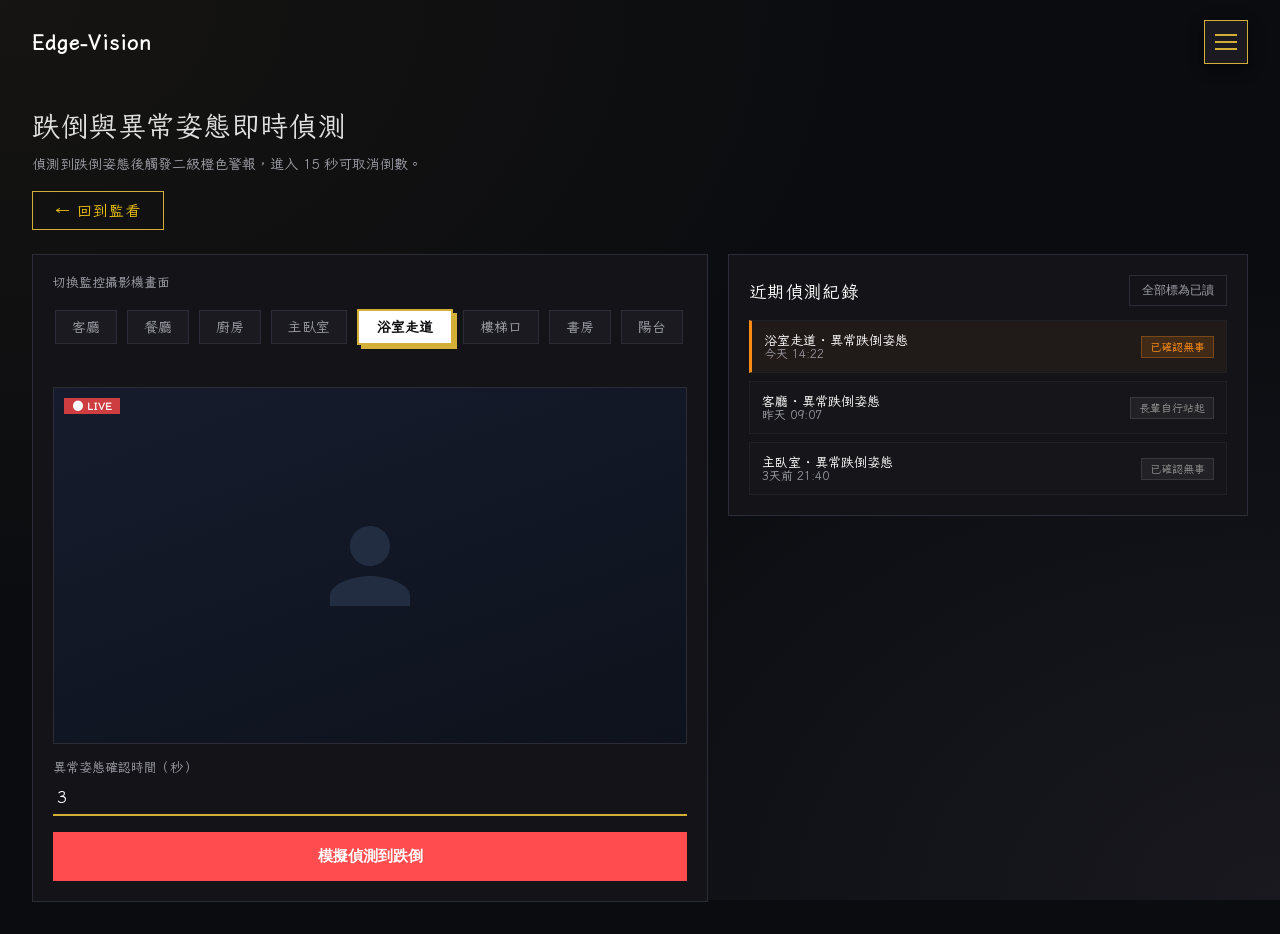
<file: 跌倒與異常姿態偵測.html>
<!DOCTYPE html>
<html lang="zh-Hant">
<head>
<meta charset="UTF-8" />
<meta name="viewport" content="width=device-width, initial-scale=1.0, maximum-scale=1.0, user-scalable=no" />
<title>跌倒與異常姿態偵測</title>
<link rel="stylesheet" href="./css/design-system.css" />
<style>
  * { box-sizing: border-box !important; }

  /* 頂部固定導覽列（置中與對齊） */
  .navbar-header {
    position: fixed;
    top: 0;
    left: 50%;
    transform: translateX(-50%);
    width: 100%;
    max-width: 1280px;
    background-color: transparent;
    z-index: 2000;
    padding: 20px 32px;
    display: flex;
    justify-content: space-between;
    align-items: center;
    box-sizing: border-box;
  }

  .nav-brand {
    font-size: 20px;
    color: #fff;
    font-weight: bold;
    text-decoration: none;
    letter-spacing: 0.05em;
  }

  /* 漢堡按鈕 */
  .hamburger-menu-wrapper { position: relative; z-index: 2010; }
  
  .hamburger-btn {
    background: #1a1a20;
    border: 1.5px solid #d4af37;
    width: 44px;
    height: 44px;
    display: flex;
    flex-direction: column;
    justify-content: center;
    align-items: center;
    gap: 5px;
    cursor: pointer;
    transition: background 0.2s ease;
  }

  .hamburger-btn:hover { background: #24242c; }
  
  .hamburger-btn span {
    display: block;
    width: 20px;
    height: 2px;
    background-color: #d4af37;
    transition: 0.3s;
  }

  .hamburger-menu-wrapper.open .hamburger-btn span:nth-child(1) { transform: translateY(7px) rotate(45deg); }
  .hamburger-menu-wrapper.open .hamburger-btn span:nth-child(2) { opacity: 0; }
  .hamburger-menu-wrapper.open .hamburger-btn span:nth-child(3) { transform: translateY(-7px) rotate(-45deg); }

  /* 下拉選單 */
  .hamburger-dropdown {
    position: absolute;
    top: calc(100% + 12px);
    right: 0;
    width: 220px;
    background: #16161a;
    border: 1.5px solid #d4af37;
    display: none;
    flex-direction: column;
    z-index: 2020;
    box-shadow: -4px 12px 32px rgba(0, 0, 0, 0.85);
  }

  .hamburger-menu-wrapper.open .hamburger-dropdown { display: flex; }

  .dropdown-item {
    position: relative;
    padding: 16px 20px;
    color: #f5f5f7;
    text-decoration: none;
    font-size: 16px;
    border-bottom: 1px solid #202027;
    display: flex;
    justify-content: space-between;
    align-items: center;
    transition: background 0.2s ease, color 0.2s ease;
  }

  .dropdown-item:last-child { border-bottom: none; }

  .dropdown-item:hover {
    background: rgba(212, 175, 55, 0.12);
    color: #ebd07a;
  }

  /* 被選中頁面的樣式 (打勾) */
  .dropdown-item.active {
    background: rgba(212, 175, 55, 0.2);
    color: #ebd07a;
    font-weight: bold;
  }

  .dropdown-item.active::after {
    content: "✓";
    color: #d4af37;
    font-size: 16px;
    position: static;
    transform: none;
    margin: 0;
    box-shadow: none;
    border: none;
    background: transparent;
    padding: 0;
    visibility: visible;
    opacity: 1;
  }

  /* 選單提示框 (Tooltip：向左展開) */
  .dropdown-item[data-tooltip]::before {
    content: attr(data-tooltip);
    position: absolute;
    right: 100%;
    top: 50%;
    transform: translateY(-50%);
    margin-right: 12px;
    background: #1a1a20;
    color: #ebd07a;
    padding: 8px 14px;
    border: 1px solid #997c22;
    font-size: 13px;
    white-space: nowrap;
    opacity: 0;
    visibility: hidden;
    pointer-events: none;
    transition: opacity 0.2s ease, margin-right 0.2s ease;
    box-shadow: -4px 6px 16px rgba(0,0,0,0.6);
    z-index: 2030;
  }

  .dropdown-item[data-tooltip]:hover::before {
    opacity: 1;
    visibility: visible;
    margin-right: 16px;
  }

  /* ---- 強制重設與防止橫向溢出 ---- */
  html, body {
    margin: 0;
    padding: 0;
    width: 100%;
    overflow-x: hidden;
    background-color: #0b0c10;
    color: #e0e0e0;
  }

  .app-shell {
    width: 100% !important;
    max-width: 1280px !important;
    margin: 0 auto !important;
    padding: 32px !important;
    padding-top: 110px !important;
  }

  /* 標頭與按鈕區塊排版 */
  .page-head {
    display: flex;
    flex-direction: column;
    align-items: flex-start;
    gap: 12px;
  }

  /* 返回監看金黃細框按鈕樣式 */
  .btn-gold-outline {
    display: inline-flex;
    align-items: center;
    justify-content: center;
    gap: 8px;
    background: transparent;
    border: 1.5px solid #d4af37;
    color: #f1c40f;
    padding: 10px 22px;
    font-size: 15px;
    font-weight: 400;
    text-decoration: none;
    letter-spacing: 1px;
    transition: all 0.2s ease;
    border-radius: 0px;
    width: fit-content;
    margin-top: 4px;
  }
  .btn-gold-outline:hover {
    background: rgba(212, 175, 55, 0.12);
    border-color: #f39c12;
    color: #f39c12;
  }

  /* ---- RWD 核心佈局 (修正 min-width: 0 防撐破) ---- */
  .layout { 
    display: grid !important; 
    grid-template-columns: 1.3fr 1fr !important; 
    gap: 20px !important; 
    align-items: start !important;
    width: 100% !important;
  }

  .card {
    background: #141418 !important;
    border: 1px solid var(--color-border, #202027) !important;
    padding: 20px !important;
    min-width: 0 !important;
    width: 100% !important;
  }

  /* 攝影機滾動標籤 */
  .cam-tabs-container {
    display: flex !important;
    align-items: center;
    gap: 10px;
    overflow-x: auto !important;
    white-space: nowrap !important;
    padding: 6px 2px 14px 2px;
    margin: 8px 0 16px 0;
    scrollbar-width: thin;
    -webkit-overflow-scrolling: touch;
    width: 100% !important;
    max-width: 100% !important;
  }

  .cam-tabs-container::-webkit-scrollbar { height: 4px; }
  .cam-tabs-container::-webkit-scrollbar-thumb { background: var(--color-border, #2c2c36); }

  .cam-tab-btn {
    flex: 0 0 auto !important;
    background: #1a1a20;
    border: 1.5px solid var(--color-border, #2c2c36);
    color: var(--color-text-muted, #9e9ea7);
    padding: 8px 16px;
    font-size: 14px;
    font-family: inherit;
    font-weight: 500;
    cursor: pointer;
    border-radius: 0px;
    outline: none;
    transition: all 0.2s cubic-bezier(0.4, 0, 0.2, 1);
  }

  .cam-tab-btn:hover {
    color: #ffffff;
    border-color: var(--color-primary-light, #ebd07a);
  }

  .cam-tab-btn.active {
    background: #ffffff !important;
    color: #0d0d0f !important;
    font-weight: bold;
    font-size: 14px;
    padding: 8px 18px;
    border: 2px solid var(--color-primary, #d4af37) !important;
    box-shadow: 4px 4px 0px var(--color-primary, #d4af37) !important;
  }

  /* 畫面預覽 */
  .cam-preview-box {
    width: 100% !important;
    aspect-ratio: 16/9;
    background: linear-gradient(160deg, #161c2d, #0d121c);
    border: 1px solid var(--color-border, #2c2c36);
    position: relative;
    overflow: hidden;
    margin: 12px 0 16px;
    display: flex;
    align-items: center;
    justify-content: center;
  }

  .cam-preview-box svg.silhouette {
    width: clamp(70px, 16vw, 120px);
    height: clamp(70px, 16vw, 120px);
    fill: #222d42;
  }

  .live-badge {
    position: absolute;
    top: 10px;
    left: 10px;
    background: rgba(239, 68, 68, 0.85);
    color: #fff;
    padding: 2px 8px;
    font-size: 11px;
    font-weight: bold;
  }

  /* 表單元件 */
  .form-group {
    display: flex;
    flex-direction: column;
    gap: 6px;
    margin-bottom: 16px;
    min-width: 0;
  }

  .form-group label {
    font-size: 13px;
    color: var(--color-text-muted, #9e9ea7);
  }

  .underline-input {
    background: transparent !important;
    border: none !important;
    border-bottom: 2px solid var(--color-primary, #d4af37) !important;
    border-radius: 0 !important;
    color: #ffffff !important;
    font-size: 16px !important;
    padding: 8px 4px !important;
    width: 100% !important;
    outline: none !important;
    font-family: inherit;
    transition: border-color 0.25s ease;
  }

  .underline-input:focus {
    border-bottom-color: var(--color-primary-light, #ebd07a) !important;
    background: rgba(212, 175, 55, 0.05) !important;
  }

  .btn-danger-simulate {
    background: #ff4d4f;
    border: 1px solid #ff4d4f;
    color: #ffffff;
    font-weight: bold;
    padding: 14px;
    width: 100% !important;
    cursor: pointer;
    font-size: 15px;
    border-radius: 0px;
    min-height: 48px;
    transition: all 0.2s ease;
  }
  .btn-danger-simulate:hover {
    background: #ff7875;
    box-shadow: 0 0 14px rgba(255, 77, 79, 0.4);
  }

  /* 紀錄清單 */
  .history-header {
    display: flex;
    justify-content: space-between;
    align-items: center;
    gap: 12px;
    margin-bottom: 14px;
  }

  .history-header h3 {
    margin: 0;
    font-size: 1.1rem;
    color: #ffffff;
  }

  .btn-read-all {
    background: transparent;
    border: 1px solid var(--color-border, #2c2c36);
    color: var(--color-text-muted, #9e9ea7);
    font-size: 12px;
    padding: 6px 12px;
    cursor: pointer;
    white-space: nowrap;
    transition: all 0.2s;
  }
  .btn-read-all:hover {
    color: var(--color-primary-light, #ebd07a);
    border-color: var(--color-primary, #d4af37);
  }

  .history-list {
    display: flex;
    flex-direction: column;
    gap: 8px;
    max-height: 420px;
    overflow-y: auto;
  }

  .history-item {
    display: flex;
    align-items: center;
    justify-content: space-between;
    gap: 10px;
    padding: 12px;
    background: var(--color-bg-elevated, #1a1a20);
    border: 1px solid var(--color-border-soft, #202027);
    font-size: 13px;
  }

  .history-item.unread {
    border-left: 3px solid var(--alert-2-orange, #fa8c16);
    background: rgba(250, 140, 22, 0.05);
  }

  .badge-tag {
    font-size: 11px;
    padding: 4px 8px;
    white-space: nowrap;
    flex-shrink: 0;
  }
  .badge-tag.orange {
    background: rgba(250, 140, 22, 0.15);
    color: #fa8c16;
    border: 1px solid rgba(250, 140, 22, 0.3);
  }
  .badge-tag.muted {
    background: rgba(255, 255, 255, 0.05);
    color: #8c8c8c;
    border: 1px solid rgba(255, 255, 255, 0.1);
  }

  /* 倒數彈窗 */
  .overlay {
    position: fixed; 
    inset: 0; 
    background: rgba(6, 8, 14, 0.94);
    backdrop-filter: blur(8px);
    display: none; 
    align-items: center; 
    justify-content: center;
    z-index: 10000; 
    padding: 16px;
  }
  .overlay.is-open { display: flex; }

  .alert-panel {
    width: 100%;
    max-width: 400px;
    max-height: 90vh;
    overflow-y: auto;
    background: var(--color-surface, #1a1a20);
    border: 1.5px solid var(--alert-2-orange, #fa8c16);
    padding: 24px 20px;
    text-align: center;
    box-shadow: 0 0 30px rgba(250, 140, 22, 0.25);
  }

  .ring-wrap { 
    position: relative; 
    width: 120px; 
    height: 120px; 
    margin: 14px auto; 
  }
  .ring-wrap svg { 
    transform: rotate(-90deg); 
    width: 100%;
    height: 100%;
  }
  .ring-track { fill: none; stroke: rgba(255, 255, 255, 0.1); stroke-width: 8; }
  .ring-progress { 
    fill: none; 
    stroke: var(--alert-2-orange, #fa8c16); 
    stroke-width: 8; 
    stroke-linecap: round; 
    stroke-dasharray: 377;
    stroke-dashoffset: 0;
    transition: stroke-dashoffset 1s linear;
  }
  .ring-number {
    position: absolute; 
    inset: 0; 
    display: flex; 
    align-items: center; 
    justify-content: center;
    font-size: 36px;
    font-weight: bold;
    color: var(--alert-2-orange, #fa8c16);
  }

  .btn-cancel-alert {
    background: var(--color-primary, #d4af37);
    border: 1px solid var(--color-primary, #d4af37);
    color: #0d0d0f;
    font-weight: bold;
    padding: 13px;
    width: 100%;
    cursor: pointer;
    font-size: 15px;
    min-height: 48px;
    transition: all 0.2s;
  }

  /* =========================================================
     強制覆蓋：行動端 / 平板斷點 (RWD Media Queries)
     ========================================================= */
  @media screen and (max-width: 860px) {
    .app-shell {
      padding: 16px 12px 40px !important;
      padding-top: 100px !important;
    }
    .layout { 
      grid-template-columns: 100% !important; 
      gap: 16px !important;
    }
    .card {
      padding: 16px !important;
    }
    .history-list {
      max-height: 280px !important;
    }
  }

  @media screen and (max-width: 480px) {
    .header-title h1 {
      font-size: 1.35rem !important;
    }
    .cam-tab-btn {
      padding: 7px 14px !important;
      font-size: 13px !important;
    }
    .cam-tab-btn.active {
      padding: 7px 16px !important;
      font-size: 13px !important;
      box-shadow: 3px 3px 0px var(--color-primary, #d4af37) !important;
    }
    .ring-wrap {
      width: 100px;
      height: 100px;
    }
    .ring-number {
      font-size: 30px;
    }
  }
</style>
</head>
<body data-nav-active="05">

<header class="navbar-header">
  <a href="index.html?view=caregiver" class="nav-brand">Edge-Vision</a>
  
  <div class="hamburger-menu-wrapper" id="hamburgerMenu">
    <button class="hamburger-btn" onclick="toggleMenu()" aria-label="選單">
      <span></span><span></span><span></span>
    </button>

    <div class="hamburger-dropdown">
      <a href="index.html?view=caregiver" class="dropdown-item" data-tooltip="返回九宮格即時監看畫面">即時監看</a>
      <a href="危險區域入侵越界警報.html" class="dropdown-item" data-tooltip="框選危險區域，一旦越界即觸發警報">越界警報</a>
      <a href="跌倒與異常姿態偵測.html" class="dropdown-item active" data-tooltip="偵測跌倒後觸發警報流程">姿態偵測</a>
      <a href="長時間靜止偵測.html" class="dropdown-item" data-tooltip="App 內閃爍與推播">靜止警報</a>
      <a href="隱私模式開關.html" class="dropdown-item" data-tooltip="暫時遮蔽鏡頭保護私密時刻">隱私模式</a>
      <a href="離床與夜間活動監測.html" class="dropdown-item" data-tooltip="夜間離床時間軸與深夜開門警報">夜間監測</a>
      <a href="三階段警報.html" class="dropdown-item" data-tooltip="黃／橙／紅與 30 秒倒數">三級警報</a>
      <a href="緊急聯繫與雙向語音.html" class="dropdown-item" data-tooltip="自動撥號、LINE/SMS 通知、語音通話">緊急語音</a>
      <a href="照顧者App與通知.html" class="dropdown-item" data-tooltip="彙整歷史紀錄">通知中心</a>
      <a href="index.html" class="dropdown-item" data-tooltip="重新挑選照顧者或長輩身分">返回身分選擇</a>
    </div>
  </div>
</header>

<div class="app-shell">
  <div class="page-head">
    <h1 style="margin: 0; font-size: 28px;">跌倒與異常姿態即時偵測</h1>
    <p class="muted" style="margin: 0; font-size: 14px; line-height: 1.6;">
      偵測到跌倒姿態後觸發二級橙色警報，進入 15 秒可取消倒數。
    </p>
    <a class="btn-gold-outline" href="index.html?view=caregiver">
      ← 回到監看
    </a>
  </div>

  <div class="layout" style="margin-top: 24px;">
    <div class="card">
      <div class="form-group" style="margin-bottom: 0;">
        <label>切換監控攝影機畫面</label>
        <div class="cam-tabs-container" id="camTabsContainer">
          <button class="cam-tab-btn" type="button" data-cam="客廳">客廳</button>
          <button class="cam-tab-btn" type="button" data-cam="餐廳">餐廳</button>
          <button class="cam-tab-btn" type="button" data-cam="廚房">廚房</button>
          <button class="cam-tab-btn" type="button" data-cam="主臥室">主臥室</button>
          <button class="cam-tab-btn active" type="button" data-cam="浴室走道">浴室走道</button>
          <button class="cam-tab-btn" type="button" data-cam="樓梯口">樓梯口</button>
          <button class="cam-tab-btn" type="button" data-cam="書房">書房</button>
          <button class="cam-tab-btn" type="button" data-cam="陽台">陽台</button>
          <button class="cam-tab-btn" type="button" data-cam="大門玄關">大門玄關</button>
        </div>
      </div>

      <div class="cam-preview-box">
        <span class="live-badge">● LIVE</span>
        <svg class="silhouette" viewBox="0 0 24 24"><path d="M12 12c2.21 0 4-1.79 4-4s-1.79-4-4-4-4 1.79-4 4 1.79 4 4 4zm0 2c-2.67 0-8 1.34-8 4v2h16v-2c0-2.66-5.33-4-8-4z"/></svg>
      </div>

      <div class="form-group">
        <label for="confirmSec">異常姿態確認時間（秒）</label>
        <input type="number" id="confirmSec" class="underline-input" value="3" min="1" max="10" />
      </div>

      <button class="btn-danger-simulate" id="simulateBtn" type="button">模擬偵測到跌倒</button>
    </div>

    <div class="card">
      <div class="history-header">
        <h3>近期偵測紀錄</h3>
        <button class="btn-read-all" id="readAllBtn" type="button">全部標為已讀</button>
      </div>
      <div class="history-list" id="historyList"></div>
    </div>
  </div>
</div>

<div class="overlay" id="overlay">
  <div class="alert-panel">
    <span class="badge-tag orange" style="display:inline-block; margin-bottom:12px;">二級警報</span>
    <h2 style="margin:0 0 4px; color:#ffffff; font-size: 1.25rem;" id="alertLocationTitle">浴室走道 · 偵測到跌倒</h2>

    <div class="ring-wrap">
      <svg viewBox="0 0 140 140">
        <circle class="ring-track" cx="70" cy="70" r="60"></circle>
        <circle class="ring-progress" id="ringProgress" cx="70" cy="70" r="60"></circle>
      </svg>
      <div class="ring-number" id="ringNumber">15</div>
    </div>

    <p style="font-size:12px; margin: 0 0 18px; color: var(--color-text-muted, #9e9ea7); line-height: 1.4;">
      倒數結束未取消將撥打緊急聯絡人並推播通知
    </p>

    <button class="btn-cancel-alert" id="cancelBtn" type="button">我已確認，取消警報</button>
  </div>
</div>

<script src="js/shared.js"></script>
<script>
  function toggleMenu() {
    document.getElementById('hamburgerMenu').classList.toggle('open');
  }

  document.addEventListener('click', function(e) {
    const menu = document.getElementById('hamburgerMenu');
    if (menu && !menu.contains(e.target)) {
      menu.classList.remove('open');
    }
  });

  let selectedCam = "浴室走道";
  const urlParams = new URLSearchParams(window.location.search);
  const initialCam = urlParams.get("cam");
  if (initialCam) {
    selectedCam = initialCam;
  }

  const tabBtns = document.querySelectorAll(".cam-tab-btn");
  tabBtns.forEach(btn => {
    if (btn.getAttribute("data-cam") === selectedCam) {
      tabBtns.forEach(b => b.classList.remove("active"));
      btn.classList.add("active");
    }

    btn.addEventListener("click", () => {
      tabBtns.forEach(b => b.classList.remove("active"));
      btn.classList.add("active");
      selectedCam = btn.getAttribute("data-cam");
    });
  });

  const defaultHistory = [
    { id: 1, time: "今天 14:22", cam: "浴室走道", status: "已確認無事", unread: true },
    { id: 2, time: "昨天 09:07", cam: "客廳", status: "長輩自行站起", unread: false },
    { id: 3, time: "3天前 21:40", cam: "主臥室", status: "已確認無事", unread: false }
  ];

  function getHistory() {
    return JSON.parse(localStorage.getItem("fall_detection_history") || JSON.stringify(defaultHistory));
  }

  function saveHistory(list) {
    localStorage.setItem("fall_detection_history", JSON.stringify(list));
  }

  function renderHistory() {
    const list = getHistory();
    const container = document.getElementById("historyList");
    container.innerHTML = "";

    list.forEach(item => {
      const div = document.createElement("div");
      div.className = `history-item ${item.unread ? 'unread' : ''}`;
      div.innerHTML = `
        <div style="flex:1; min-width: 0; padding-right: 8px;">
          <div style="color:#ffffff; font-weight:500; overflow:hidden; text-overflow:ellipsis; white-space:nowrap;">${item.cam} · 異常跌倒姿態</div>
          <div style="font-size:12px; color:var(--color-text-muted, #9e9ea7);">${item.time}</div>
        </div>
        <span class="badge-tag ${item.unread ? 'orange' : 'muted'}">${item.status}</span>
      `;
      container.appendChild(div);
    });
  }

  document.getElementById("readAllBtn").addEventListener("click", () => {
    const list = getHistory().map(item => ({ ...item, unread: false }));
    saveHistory(list);
    renderHistory();
  });

  const overlay = document.getElementById("overlay");
  const ringProgress = document.getElementById("ringProgress");
  const ringNumber = document.getElementById("ringNumber");
  const alertLocationTitle = document.getElementById("alertLocationTitle");

  let timer = null;
  const TOTAL_SECONDS = 15;
  const CIRCLE_LENGTH = 2 * Math.PI * 60; 
  let currentRemaining = TOTAL_SECONDS;

  ringProgress.style.strokeDasharray = CIRCLE_LENGTH;

  function startCountdown() {
    currentRemaining = TOTAL_SECONDS;
    ringNumber.textContent = currentRemaining;
    ringProgress.style.strokeDashoffset = 0;

    clearInterval(timer);
    timer = setInterval(() => {
      currentRemaining--;
      ringNumber.textContent = currentRemaining;

      const offset = CIRCLE_LENGTH * (1 - (currentRemaining / TOTAL_SECONDS));
      ringProgress.style.strokeDashoffset = offset;

      if (currentRemaining <= 0) {
        clearInterval(timer);
        const list = getHistory();
        list.unshift({
          id: Date.now(),
          time: "剛剛",
          cam: selectedCam,
          status: "倒數結束自動撥號",
          unread: true
        });
        saveHistory(list);
        window.location.href = `緊急聯繫與雙向語音.html?auto=1&cam=${encodeURIComponent(selectedCam)}`;
      }
    }, 1000);
  }

  document.getElementById("simulateBtn").addEventListener("click", () => {
    alertLocationTitle.textContent = `${selectedCam} · 偵測到跌倒`;
    overlay.classList.add("is-open");
    startCountdown();
  });

  document.getElementById("cancelBtn").addEventListener("click", () => {
    clearInterval(timer);
    overlay.classList.remove("is-open");

    const list = getHistory();
    list.unshift({
      id: Date.now(),
      time: "剛剛",
      cam: selectedCam,
      status: "手動確認取消",
      unread: true
    });
    saveHistory(list);
    renderHistory();
  });

  renderHistory();
</script>
</body>
</html>
</file>
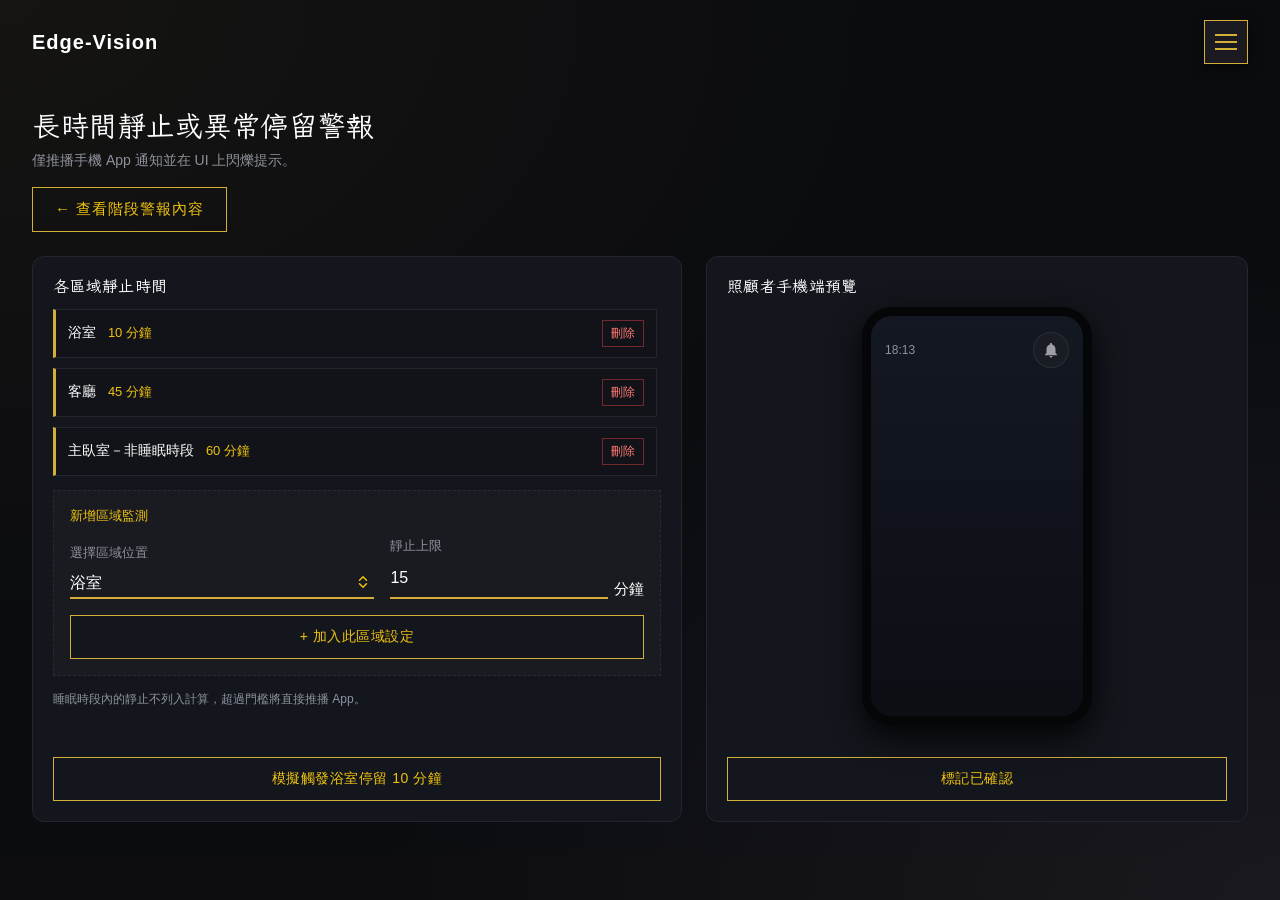
<file: 長時間靜止偵測.html>
<!DOCTYPE html>
<html lang="zh-Hant">
<head>
<meta charset="UTF-8" />
<meta name="viewport" content="width=device-width, initial-scale=1.0" />
<title>長時間靜止警報</title>
<link rel="stylesheet" href="./css/design-system.css" />
<style>
  * { box-sizing: border-box !important; }

  /* 頂部固定導覽列（置中與對齊） */
  .navbar-header {
    position: fixed;
    top: 0;
    left: 50%;
    transform: translateX(-50%);
    width: 100%;
    max-width: 1280px;
    background-color: transparent;
    z-index: 2000;
    padding: 20px 32px;
    display: flex;
    justify-content: space-between;
    align-items: center;
    box-sizing: border-box;
  }

  .nav-brand {
    font-size: 20px;
    color: #fff;
    font-weight: bold;
    text-decoration: none;
    letter-spacing: 0.05em;
  }

  /* 漢堡按鈕 */
  .hamburger-menu-wrapper { position: relative; z-index: 2010; }
  
  .hamburger-btn {
    background: #1a1a20;
    border: 1.5px solid #d4af37;
    width: 44px;
    height: 44px;
    display: flex;
    flex-direction: column;
    justify-content: center;
    align-items: center;
    gap: 5px;
    cursor: pointer;
    transition: background 0.2s ease;
  }

  .hamburger-btn:hover { background: #24242c; }
  
  .hamburger-btn span {
    display: block;
    width: 20px;
    height: 2px;
    background-color: #d4af37;
    transition: 0.3s;
  }

  .hamburger-menu-wrapper.open .hamburger-btn span:nth-child(1) { transform: translateY(7px) rotate(45deg); }
  .hamburger-menu-wrapper.open .hamburger-btn span:nth-child(2) { opacity: 0; }
  .hamburger-menu-wrapper.open .hamburger-btn span:nth-child(3) { transform: translateY(-7px) rotate(-45deg); }

  /* 下拉選單 */
  .hamburger-dropdown {
    position: absolute;
    top: calc(100% + 12px);
    right: 0;
    width: 220px;
    background: #16161a;
    border: 1.5px solid #d4af37;
    display: none;
    flex-direction: column;
    z-index: 2020;
    box-shadow: -4px 12px 32px rgba(0, 0, 0, 0.85);
  }

  .hamburger-menu-wrapper.open .hamburger-dropdown { display: flex; }

  .dropdown-item {
    position: relative;
    padding: 16px 20px;
    color: #f5f5f7;
    text-decoration: none;
    font-size: 16px;
    border-bottom: 1px solid #202027;
    display: flex;
    justify-content: space-between;
    align-items: center;
    transition: background 0.2s ease, color 0.2s ease;
  }

  .dropdown-item:last-child { border-bottom: none; }

  .dropdown-item:hover {
    background: rgba(212, 175, 55, 0.12);
    color: #ebd07a;
  }

  /* 被選中頁面的樣式 (打勾) */
  .dropdown-item.active {
    background: rgba(212, 175, 55, 0.2);
    color: #ebd07a;
    font-weight: bold;
  }

  .dropdown-item.active::after {
    content: "✓";
    color: #d4af37;
    font-size: 16px;
    position: static;
    transform: none;
    margin: 0;
    box-shadow: none;
    border: none;
    background: transparent;
    padding: 0;
    visibility: visible;
    opacity: 1;
  }

  /* 選單提示框 (Tooltip：向左展開) */
  .dropdown-item[data-tooltip]::before {
    content: attr(data-tooltip);
    position: absolute;
    right: 100%;
    top: 50%;
    transform: translateY(-50%);
    margin-right: 12px;
    background: #1a1a20;
    color: #ebd07a;
    padding: 8px 14px;
    border: 1px solid #997c22;
    font-size: 13px;
    white-space: nowrap;
    opacity: 0;
    visibility: hidden;
    pointer-events: none;
    transition: opacity 0.2s ease, margin-right 0.2s ease;
    box-shadow: -4px 6px 16px rgba(0,0,0,0.6);
    z-index: 2030;
  }

  .dropdown-item[data-tooltip]:hover::before {
    opacity: 1;
    visibility: visible;
    margin-right: 16px;
  }

  body {
    background-color: #0b0c10 !important;
    color: #e0e0e0;
    margin: 0;
    font-family: -apple-system, BlinkMacSystemFont, "Segoe UI", Roboto, sans-serif;
  }

  .app-shell {
    max-width: 1280px !important;
    margin: 0 auto !important;
    padding: 32px !important;
    padding-top: 110px !important;
  }

  .page-head {
    display: flex !important;
    flex-direction: column !important;
    align-items: flex-start !important;
    justify-content: flex-start !important;
    gap: 16px;
    margin-bottom: 24px;
  }

  .page-head h1 {
    margin: 0 0 8px 0;
    font-size: 28px;
    color: #ffffff;
  }

  .page-head p {
    margin: 0;
    font-size: 14px;
    line-height: 1.6;
    color: #8e929d;
  }

  .btn-gold-outline {
    display: inline-flex !important;
    align-items: center !important;
    justify-content: center !important;
    gap: 10px !important;
    padding: 10px 22px !important;        
    font-size: 15px !important;
    line-height: 1.5 !important;
    letter-spacing: 1px !important;
    color: #f1c40f !important;
    background: transparent !important;
    border: 1.5px solid #d4af37 !important;
    border-radius: 0px !important;        
    text-decoration: none !important;
    cursor: pointer !important;
    transition: all 0.2s ease !important;
  }

  .btn-gold-outline:hover {
    background: rgba(212, 175, 55, 0.12) !important;
    border-color: #f39c12 !important;
    color: #f39c12 !important;
  }

  .btn-gold-action {
    display: inline-flex;
    align-items: center;
    justify-content: center;
    gap: 8px;
    background: #14161d;
    border: 1.5px solid #d4af37 !important;
    color: #f1c40f !important;
    padding: 10px 20px;
    font-size: 14px;
    font-weight: 400;
    text-decoration: none;
    border-radius: 0px !important;
    cursor: pointer;
    width: 100%;
    min-height: 44px;
    font-family: inherit;
    letter-spacing: 0.5px;
    transition: all 0.25s ease;
  }

  .btn-gold-action:hover {
    background: rgba(212, 175, 55, 0.18) !important;
    border-color: #f39c12 !important;
    color: #f39c12 !important;
  }

  /* ---- 左右兩欄網格 (電腦版) ---- */
  .layout {
    display: grid !important;
    grid-template-columns: 1.2fr 1fr !important;
    gap: 24px !important;
    align-items: stretch !important;
  }

  .card {
    background: #14161d;
    border: 1px solid #232630;
    border-radius: 12px;
    padding: 20px;
    display: flex;
    flex-direction: column;
    justify-content: space-between;
  }

  .card-title {
    font-size: 16px;
    margin: 0 0 12px 0;
    color: #ffffff;
  }

  .underline-input-wrapper {
    position: relative;
    display: flex;
    align-items: center;
    border-bottom: 2px solid #d4af37 !important;
    padding: 2px 0 4px 0;
    background: transparent;
  }

  .underline-input,
  .underline-select {
    width: 100% !important;
    background: transparent !important;
    border: none !important;
    outline: none !important;
    color: #ffffff !important;
    font-size: 16px !important;
    font-weight: 400 !important;
    font-family: inherit !important;
    padding: 6px 28px 6px 0px !important;
    cursor: pointer;
    -webkit-appearance: none !important;
    -moz-appearance: none !important;
    appearance: none !important;
    border-radius: 0px !important;
  }

  .underline-input::-webkit-outer-spin-button,
  .underline-input::-webkit-inner-spin-button {
    -webkit-appearance: none !important;
    margin: 0;
  }
  .underline-input[type=number] {
    -moz-appearance: textfield !important;
  }

  .underline-select-wrapper {
    position: relative;
    border-bottom: 2px solid #d4af37 !important;
  }

  .underline-select-wrapper::after {
    content: "";
    position: absolute;
    right: 4px;
    top: 50%;
    transform: translateY(-50%);
    width: 14px;
    height: 14px;
    pointer-events: none;
    background-image: url("data:image/svg+xml,%3Csvg xmlns='http://www.w3.org/2000/svg' viewBox='0 0 24 24' fill='none' stroke='%23f1c40f' stroke-width='2.5' stroke-linecap='round' stroke-linejoin='round'%3E%3Cpath d='m18 15-6 6-6-6'/%3E%3Cpath d='m6 9 6-6 6 6'/%3E%3C/svg%3E");
    background-repeat: no-repeat;
    background-position: center;
    background-size: contain;
  }

  .underline-select option {
    background: #14161d;
    color: #ffffff;
    padding: 10px;
  }

  .unit-tag {
    color: #ffffff;
    font-size: 15px;
    margin-left: 6px;
    white-space: nowrap;
  }

  /* 門檻清單 */
  .threshold-list {
    display: flex;
    flex-direction: column;
    gap: 10px;
    margin-top: 14px;
    max-height: 220px;
    overflow-y: auto;
    padding-right: 4px;
  }

  .threshold-item {
    display: flex;
    align-items: center;
    justify-content: space-between;
    padding: 10px 12px;
    background: #111318;
    border: 1px solid #232630;
    border-left: 3px solid #d4af37;
    font-size: 14px;
  }

  .btn-del-threshold {
    background: transparent;
    border: 1px solid rgba(255, 77, 79, 0.4);
    color: #ff7875;
    font-size: 12px;
    padding: 4px 8px;
    cursor: pointer;
    border-radius: 0px;
    transition: all 0.2s;
  }

  .btn-del-threshold:hover {
    background: rgba(255, 77, 79, 0.15);
    border-color: #ff4d4f;
  }

  .add-zone-box {
    background: rgba(255, 255, 255, 0.02);
    border: 1px dashed #282b36;
    padding: 16px;
    margin-top: 14px;
  }

  .phone-mock {
    width: 230px; 
    margin: 12px auto;
    border: 9px solid #050608;
    border-radius: 30px;
    background: #0d0e12;
    overflow: hidden;
    box-shadow: 0 12px 32px rgba(0, 0, 0, 0.85);
    position: relative;
  }

  .phone-mock__screen { 
    aspect-ratio: 9/17; 
    position: relative; 
    padding: 16px 14px; 
    background: linear-gradient(180deg, #141822 0%, #0c0e14 100%);
  }

  .phone-icon-row { 
    display: flex; 
    justify-content: space-between;
    align-items: center;
    margin-bottom: 24px; 
  }

  .phone-clock-text {
    font-size: 12px;
    color: #8e929d;
    font-weight: 500;
  }

  .bell {
    width: 36px; 
    height: 36px; 
    border-radius: 50%;
    display: flex; 
    align-items: center; 
    justify-content: center;
    background: #1a1c24;
    transition: all 0.25s ease;
    cursor: pointer;
    border: 1px solid rgba(255, 255, 255, 0.08);
  }

  .bell svg {
    width: 18px;
    height: 18px;
    fill: #9e9ea7;
    transition: fill 0.3s ease;
  }

  .bell.blink { 
    animation: bellBlink 1.2s infinite; 
    background: rgba(250, 173, 20, 0.25);
    border-color: #faad14;
  }
  .bell.blink svg { fill: #faad14; }

  @keyframes bellBlink {
    0%, 100% { box-shadow: 0 0 0 0 rgba(250, 173, 20, 0.7); }
    50% { box-shadow: 0 0 0 10px rgba(250, 173, 20, 0); }
  }

  .toast {
    position: absolute; 
    left: 10px; 
    right: 10px; 
    top: 60px;
    background: rgba(24, 27, 34, 0.95);
    backdrop-filter: blur(8px);
    border-left: 3px solid #faad14;
    border-radius: 6px;
    padding: 10px 12px;
    font-size: 12px;
    line-height: 1.5;
    color: #f8fafc;
    box-shadow: 0 8px 20px rgba(0,0,0,0.6);
    opacity: 0; 
    transform: translateY(-8px);
    transition: all 300ms cubic-bezier(0.4, 0, 0.2, 1);
    pointer-events: none;
  }
  .toast.show { 
    opacity: 1; 
    transform: translateY(0); 
    pointer-events: auto;
  }

  .mobile-top-banner {
    position: fixed;
    top: -140px;
    left: 12px;
    right: 12px;
    z-index: 99999;
    background: rgba(22, 25, 34, 0.96);
    backdrop-filter: blur(16px);
    border: 1px solid rgba(255, 255, 255, 0.12);
    border-left: 4px solid var(--alert-1-yellow, #faad14);
    border-radius: 14px;
    padding: 14px 16px;
    box-shadow: 0 12px 30px rgba(0, 0, 0, 0.75);
    display: flex;
    align-items: flex-start;
    gap: 12px;
    transition: transform 0.4s cubic-bezier(0.18, 0.89, 0.32, 1.25);
    cursor: pointer;
    display: none;
  }

  .mobile-top-banner.show {
    transform: translateY(152px);
  }

  .m-banner-icon {
    width: 32px;
    height: 32px;
    border-radius: 50%;
    background: rgba(250, 173, 20, 0.2);
    display: flex;
    align-items: center;
    justify-content: center;
    flex-shrink: 0;
  }
  .m-banner-icon svg {
    width: 18px;
    height: 18px;
    fill: #faad14;
  }

  .m-banner-content {
    flex: 1;
  }

  .m-banner-header {
    display: flex;
    justify-content: space-between;
    align-items: center;
    margin-bottom: 2px;
  }

  .m-banner-app-title {
    font-size: 11px;
    font-weight: 600;
    color: #f1c40f;
    letter-spacing: 0.5px;
  }

  .m-banner-time {
    font-size: 11px;
    color: #8e929d;
  }

  .m-banner-text {
    font-size: 13px;
    color: #ffffff;
    line-height: 1.4;
    margin-top: 2px;
  }

  @media (max-width: 768px) {
    .layout {
      grid-template-columns: 1fr !important; 
      gap: 16px !important;
    }

    .app-shell {
      padding: 16px 14px 40px !important;
    }

    .page-head h1 {
      font-size: 22px;
    }

    .desktop-phone-preview {
      display: none !important;
    }

    .mobile-top-banner {
      display: flex;
    }
  }
</style>
</head>
<body data-nav-active="06">

<!-- 頂部導覽列 -->
<header class="navbar-header">
  <a href="index.html?view=caregiver" class="nav-brand">Edge-Vision</a>
  
  <div class="hamburger-menu-wrapper" id="hamburgerMenu">
    <button class="hamburger-btn" onclick="toggleMenu()" aria-label="選單">
      <span></span><span></span><span></span>
    </button>

    <div class="hamburger-dropdown">
      <a href="index.html?view=caregiver" class="dropdown-item" data-tooltip="返回九宮格即時監看畫面">即時監看</a>
      <a href="危險區域入侵越界警報.html" class="dropdown-item" data-tooltip="框選危險區域，一旦越界即觸發警報">越界警報</a>
      <a href="跌倒與異常姿態偵測.html" class="dropdown-item" data-tooltip="偵測跌倒後觸發警報流程">姿態偵測</a>
      <a href="長時間靜止偵測.html" class="dropdown-item active" data-tooltip="App 內閃爍與推播">靜止警報</a>
      <a href="隱私模式開關.html" class="dropdown-item" data-tooltip="暫時遮蔽鏡頭保護私密時刻">隱私模式</a>
      <a href="離床與夜間活動監測.html" class="dropdown-item" data-tooltip="夜間離床時間軸與深夜開門警報">夜間監測</a>
      <a href="三階段警報.html" class="dropdown-item" data-tooltip="黃／橙／紅與 30 秒倒數">三級警報</a>
      <a href="緊急聯繫與雙向語音.html" class="dropdown-item" data-tooltip="自動撥號、LINE/SMS 通知、語音通話">緊急語音</a>
      <a href="照顧者App與通知.html" class="dropdown-item" data-tooltip="彙整歷史紀錄">通知中心</a>
      <a href="index.html" class="dropdown-item" data-tooltip="重新挑選照顧者或長輩身分">返回身分選擇</a>
    </div>
  </div>
</header>

<div class="mobile-top-banner" id="mobileTopBanner" onclick="clearAlarm()">
  <div class="m-banner-icon">
    <svg viewBox="0 0 24 24">
      <path d="M12 22c1.1 0 2-.9 2-2h-4c0 1.1.9 2 2 2zm6-6v-5c0-3.07-1.63-5.64-4.5-6.32V4c0-.83-.67-1.5-1.5-1.5s-1.5.67-1.5 1.5v.68C7.64 5.36 6 7.92 6 11v5l-2 2v1h16v-1l-2-2z"/>
    </svg>
  </div>
  <div class="m-banner-content">
    <div class="m-banner-header">
      <span class="m-banner-app-title">安心看護 · 一級提醒</span>
      <span class="m-banner-time">剛剛</span>
    </div>
    <div class="m-banner-text" id="mBannerMsg">
      浴室已滯留 10 分鐘，請確認長輩狀況
    </div>
  </div>
</div>

<div class="app-shell">
  <div class="page-head">
    <div>
      <h1>長時間靜止或異常停留警報</h1>
      <p>僅推播手機 App 通知並在 UI 上閃爍提示。</p>
    </div>

    <a class="btn-gold-outline" href="三階段警報.html">
      ← 查看階段警報內容
    </a>
  </div>

  <div class="layout">
    <div class="card">
      <div>
        <h3 class="card-title">各區域靜止時間</h3>
        
        <div class="threshold-list" id="thresholdList"></div>

        <div class="add-zone-box">
          <div style="font-size: 13px; color: #f1c40f; margin-bottom: 12px; font-weight: 500;">
            新增區域監測
          </div>
          <div style="display: grid; grid-template-columns: 1.2fr 1fr; gap: 16px; align-items: flex-end;">
            <div>
              <label style="font-size: 13px; color: #8e929d; display:block; margin-bottom:6px;">選擇區域位置</label>
              <div class="underline-select-wrapper">
                <select id="newZoneSelect" class="underline-select">
                  <option value="浴室">浴室</option>
                  <option value="客廳">客廳</option>
                  <option value="主臥室">主臥室</option>
                  <option value="廚房">廚房</option>
                  <option value="樓梯口">樓梯口</option>
                  <option value="書房">書房</option>
                  <option value="陽台">陽台</option>
                  <option value="大門玄關">大門玄關</option>
                  <option value="餐廳">餐廳</option>
                </select>
              </div>
            </div>

            <div>
              <label style="font-size: 13px; color: #8e929d; display:block; margin-bottom:6px;">靜止上限</label>
              <div style="display: flex; align-items: flex-end;">
                <div class="underline-input-wrapper" style="flex: 1;">
                  <input type="number" id="newMinutes" class="underline-input" value="15" min="1" max="240" />
                </div>
                <span class="unit-tag">分鐘</span>
              </div>
            </div>
          </div>

          <button class="btn-gold-action" id="btnAddThreshold" type="button" style="margin-top: 16px;">
            + 加入此區域設定
          </button>
        </div>

        <p style="margin-top: 14px; font-size: 12px; line-height: 1.5; color:#8e929d;">
          睡眠時段內的靜止不列入計算，超過門檻將直接推播 App。
        </p>
      </div>

      <div style="margin-top: 20px; display:flex; flex-direction:column; gap:10px;">
        <button class="btn-gold-action" id="simulateBtn" type="button">
          模擬觸發停留警報
        </button>
      </div>
    </div>


    <div class="card desktop-phone-preview">
      <div>
        <h3 class="card-title">照顧者手機端預覽</h3>
        <div class="phone-mock">
          <div class="phone-mock__screen">
            <div class="phone-icon-row">
              <span class="phone-clock-text" id="phoneClock">09:41</span>
              <div class="bell" id="bell" title="點擊切換警報模擬">
                <svg viewBox="0 0 24 24">
                  <path d="M12 22c1.1 0 2-.9 2-2h-4c0 1.1.9 2 2 2zm6-6v-5c0-3.07-1.63-5.64-4.5-6.32V4c0-.83-.67-1.5-1.5-1.5s-1.5.67-1.5 1.5v.68C7.64 5.36 6 7.92 6 11v5l-2 2v1h16v-1l-2-2z"/>
                </svg>
              </div>
            </div>
            <div class="toast" id="toast">
              <strong style="color:#faad14">一級提示</strong><br/>
              <span id="toastMsg">浴室已滯留 10 分鐘，請確認長輩狀況</span>
            </div>
          </div>
        </div>
      </div>

      <div style="margin-top: 20px;">
        <button class="btn-gold-action" id="ackBtn" type="button">
          標記已確認
        </button>
      </div>
    </div>
  </div>
</div>

<script src="js/shared.js"></script>
<script>
  function toggleMenu() {
    document.getElementById('hamburgerMenu').classList.toggle('open');
  }

  document.addEventListener('click', function(e) {
    const menu = document.getElementById('hamburgerMenu');
    if (menu && !menu.contains(e.target)) {
      menu.classList.remove('open');
    }
  });

  const defaultThresholds = [
    { id: "th-1", zone: "浴室", minutes: 10 },
    { id: "th-2", zone: "客廳", minutes: 45 },
    { id: "th-3", zone: "主臥室－非睡眠時段", minutes: 60 }
  ];

  function getThresholds() {
    return JSON.parse(localStorage.getItem("static_thresholds") || JSON.stringify(defaultThresholds));
  }
  function saveThresholds(list) {
    localStorage.setItem("static_thresholds", JSON.stringify(list));
  }

  function renderThresholdList() {
    const list = getThresholds();
    const container = document.getElementById("thresholdList");
    container.innerHTML = "";

    if (list.length === 0) {
      container.innerHTML = `<div style="text-align:center; padding:12px; font-size:13px; color:#8e929d;">目前無設定任何門檻</div>`;
      return;
    }

    list.forEach(item => {
      const row = document.createElement("div");
      row.className = "threshold-item";
      row.innerHTML = `
        <div>
          <span style="color:#ffffff; font-weight:500;">${item.zone}</span>
          <span style="color:#f1c40f; margin-left:8px; font-size:13px;">${item.minutes} 分鐘</span>
        </div>
        <button class="btn-del-threshold" onclick="deleteThreshold('${item.id}')">刪除</button>
      `;
      container.appendChild(row);
    });

    const simulateBtn = document.getElementById("simulateBtn");
    if (list.length > 0) {
      simulateBtn.textContent = `模擬觸發${list[0].zone}停留 ${list[0].minutes} 分鐘`;
    } else {
      simulateBtn.textContent = "模擬觸發停留警報";
    }
  }

  document.getElementById("btnAddThreshold").addEventListener("click", () => {
    const zoneSelect = document.getElementById("newZoneSelect");
    const minutesInput = document.getElementById("newMinutes");
    const zone = zoneSelect.value;
    const minutes = parseInt(minutesInput.value, 10);

    if (!minutes || minutes < 1) {
      alert("請輸入有效的靜止分鐘數");
      return;
    }

    let list = getThresholds();
    const existIdx = list.findIndex(item => item.zone === zone);
    if (existIdx !== -1) {
      list[existIdx].minutes = minutes;
    } else {
      list.push({
        id: "th-" + Date.now(),
        zone: zone,
        minutes: minutes
      });
    }

    saveThresholds(list);
    renderThresholdList();
  });

  window.deleteThreshold = function(id) {
    let list = getThresholds();
    list = list.filter(item => item.id !== id);
    saveThresholds(list);
    renderThresholdList();
  };

  const simulateBtn = document.getElementById("simulateBtn");
  const ackBtn = document.getElementById("ackBtn");
  const bell = document.getElementById("bell");
  const toast = document.getElementById("toast");
  const toastMsg = document.getElementById("toastMsg");

  const mobileTopBanner = document.getElementById("mobileTopBanner");
  const mBannerMsg = document.getElementById("mBannerMsg");
  let bannerTimer = null;

  function isMobileDevice() {
    return window.innerWidth <= 768;
  }

  function triggerAlarm() {
    const list = getThresholds();
    const alertText = list.length > 0
      ? `${list[0].zone}已滯留 ${list[0].minutes} 分鐘，請確認長輩狀況`
      : "偵測到異常停留，請確認長輩狀況";

    if (isMobileDevice()) {
      mBannerMsg.textContent = alertText;
      mobileTopBanner.classList.add("show");
      
      clearTimeout(bannerTimer);
      bannerTimer = setTimeout(() => {
        mobileTopBanner.classList.remove("show");
      }, 5000);
    } else {
      toastMsg.textContent = alertText;
      bell.classList.add("blink");
      toast.classList.add("show");
    }
  }

  function clearAlarm() {
    bell.classList.remove("blink");
    toast.classList.remove("show");
    mobileTopBanner.classList.remove("show");
    clearTimeout(bannerTimer);
  }

  simulateBtn.addEventListener("click", triggerAlarm);
  ackBtn.addEventListener("click", clearAlarm);

  bell.addEventListener("click", () => {
    if (bell.classList.contains("blink")) {
      clearAlarm();
    } else {
      triggerAlarm();
    }
  });

  function updateTime() {
    const now = new Date();
    const h = String(now.getHours()).padStart(2, "0");
    const m = String(now.getMinutes()).padStart(2, "0");
    const clockEl = document.getElementById("phoneClock");
    if (clockEl) clockEl.textContent = `${h}:${m}`;
  }
  updateTime();

  renderThresholdList();
</script>
</body>
</html>
</file>
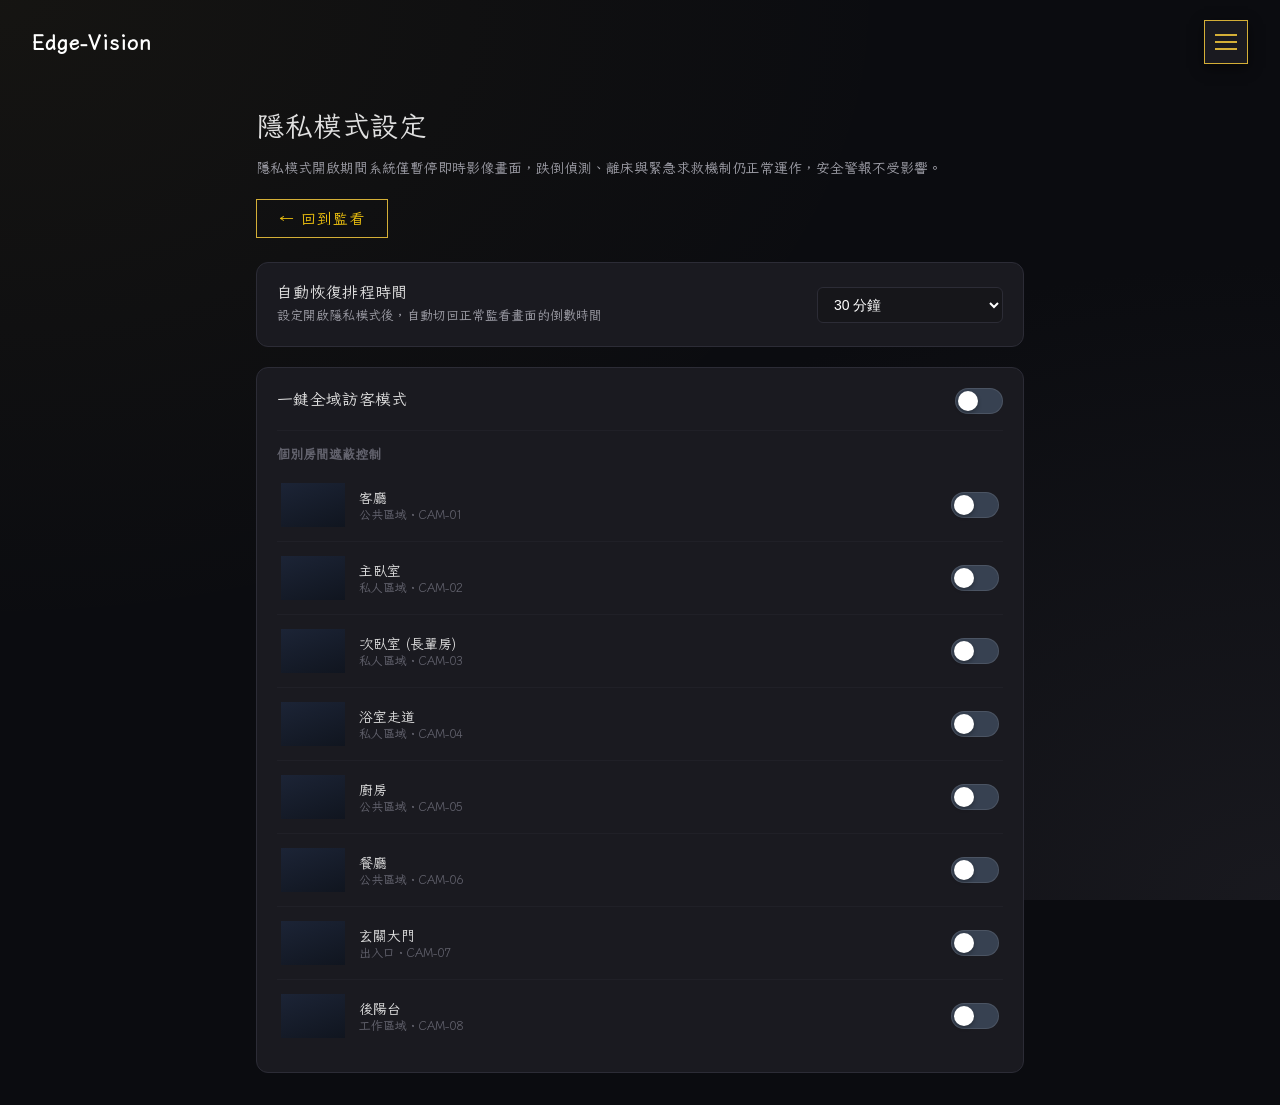
<file: 隱私模式開關.html>
<!DOCTYPE html>
<html lang="zh-Hant">
<head>
<meta charset="UTF-8" />
<meta name="viewport" content="width=device-width, initial-scale=1.0" />
<title>隱私模式設定</title>
<link rel="stylesheet" href="./css/design-system.css" />
<style>
  * { box-sizing: border-box !important; }

  /* 頂部固定導覽列（置中與對齊） */
  .navbar-header {
    position: fixed;
    top: 0;
    left: 50%;
    transform: translateX(-50%);
    width: 100%;
    max-width: 1280px;
    background-color: transparent;
    z-index: 2000;
    padding: 20px 32px;
    display: flex;
    justify-content: space-between;
    align-items: center;
    box-sizing: border-box;
  }

  .nav-brand {
    font-size: 20px;
    color: #fff;
    font-weight: bold;
    text-decoration: none;
    letter-spacing: 0.05em;
  }

  /* 漢堡按鈕 */
  .hamburger-menu-wrapper { position: relative; z-index: 2010; }
  
  .hamburger-btn {
    background: #1a1a20;
    border: 1.5px solid #d4af37;
    width: 44px;
    height: 44px;
    display: flex;
    flex-direction: column;
    justify-content: center;
    align-items: center;
    gap: 5px;
    cursor: pointer;
    transition: background 0.2s ease;
  }

  .hamburger-btn:hover { background: #24242c; }
  
  .hamburger-btn span {
    display: block;
    width: 20px;
    height: 2px;
    background-color: #d4af37;
    transition: 0.3s;
  }

  .hamburger-menu-wrapper.open .hamburger-btn span:nth-child(1) { transform: translateY(7px) rotate(45deg); }
  .hamburger-menu-wrapper.open .hamburger-btn span:nth-child(2) { opacity: 0; }
  .hamburger-menu-wrapper.open .hamburger-btn span:nth-child(3) { transform: translateY(-7px) rotate(-45deg); }

  /* 下拉選單 */
  .hamburger-dropdown {
    position: absolute;
    top: calc(100% + 12px);
    right: 0;
    width: 220px;
    background: #16161a;
    border: 1.5px solid #d4af37;
    display: none;
    flex-direction: column;
    z-index: 2020;
    box-shadow: -4px 12px 32px rgba(0, 0, 0, 0.85);
  }

  .hamburger-menu-wrapper.open .hamburger-dropdown { display: flex; }

  .dropdown-item {
    position: relative;
    padding: 16px 20px;
    color: #f5f5f7;
    text-decoration: none;
    font-size: 16px;
    border-bottom: 1px solid #202027;
    display: flex;
    justify-content: space-between;
    align-items: center;
    transition: background 0.2s ease, color 0.2s ease;
  }

  .dropdown-item:last-child { border-bottom: none; }

  .dropdown-item:hover {
    background: rgba(212, 175, 55, 0.12);
    color: #ebd07a;
  }

  /* 被選中頁面的樣式 (打勾) */
  .dropdown-item.active {
    background: rgba(212, 175, 55, 0.2);
    color: #ebd07a;
    font-weight: bold;
  }

  .dropdown-item.active::after {
    content: "✓";
    color: #d4af37;
    font-size: 16px;
    position: static;
    transform: none;
    margin: 0;
    box-shadow: none;
    border: none;
    background: transparent;
    padding: 0;
    visibility: visible;
    opacity: 1;
  }

  /* 選單提示框 (Tooltip：向左展開) */
  .dropdown-item[data-tooltip]::before {
    content: attr(data-tooltip);
    position: absolute;
    right: 100%;
    top: 50%;
    transform: translateY(-50%);
    margin-right: 12px;
    background: #1a1a20;
    color: #ebd07a;
    padding: 8px 14px;
    border: 1px solid #997c22;
    font-size: 13px;
    white-space: nowrap;
    opacity: 0;
    visibility: hidden;
    pointer-events: none;
    transition: opacity 0.2s ease, margin-right 0.2s ease;
    box-shadow: -4px 6px 16px rgba(0,0,0,0.6);
    z-index: 2030;
  }

  .dropdown-item[data-tooltip]:hover::before {
    opacity: 1;
    visibility: visible;
    margin-right: 16px;
  }

  /* 統一的殼層與對齊容器 */
  .app-shell {
    max-width: 800px;
    margin: 0 auto;
    padding: 32px 16px;
    padding-top: 110px;
    width: 100%;
  }

  /* 頁面頂部：與下方卡片同寬、完美對齊 */
  .page-head {
    display: flex !important;
    flex-direction: column !important;
    align-items: flex-start !important;
    justify-content: flex-start !important;
    gap: 16px;
    margin-bottom: 24px;
    width: 100%;
  }

  /* 金黃框按鈕樣式 */
  .btn-gold-outline {
    display: inline-flex;
    align-items: center;
    justify-content: center;
    gap: 8px;
    background: transparent;
    border: 1.5px solid #d4af37;
    color: #f1c40f;
    padding: 10px 22px;
    font-size: 15px;
    font-weight: 400;
    text-decoration: none;
    letter-spacing: 1px;
    transition: all 0.2s ease;
    border-radius: 0px;
    width: fit-content;
    margin-top: 4px;
  }
  .btn-gold-outline:hover {
    background: rgba(212, 175, 55, 0.12);
    border-color: #f39c12;
    color: #f39c12;
  }

  /* 單一直排容器 */
  .single-column-layout {
    display: flex;
    flex-direction: column;
    gap: 20px;
    width: 100%;
  }

  /* 現代 Switch 開關樣式 */
  .switch {
    position: relative;
    display: inline-block;
    width: 48px;
    height: 26px;
    flex-shrink: 0;
  }
  .switch input {
    opacity: 0;
    width: 0;
    height: 0;
  }
  .switch-slider {
    position: absolute;
    cursor: pointer;
    top: 0;
    left: 0;
    right: 0;
    bottom: 0;
    background-color: #374151;
    transition: 0.3s cubic-bezier(0.4, 0, 0.2, 1);
    border-radius: 26px;
    border: 1px solid rgba(255, 255, 255, 0.1);
  }
  .switch-slider:before {
    position: absolute;
    content: "";
    height: 20px;
    width: 20px;
    left: 2px;
    bottom: 2px;
    background-color: #ffffff;
    transition: 0.3s cubic-bezier(0.4, 0, 0.2, 1);
    border-radius: 50%;
    box-shadow: 0 2px 4px rgba(0,0,0,0.3);
  }
  .switch input:checked + .switch-slider {
    background-color: #3b82f6;
  }
  .switch input:checked + .switch-slider:before {
    transform: translateX(22px);
  }

  .cam-row {
    display: flex; 
    align-items: center; 
    gap: 14px;
    padding: 14px 4px; 
    border-bottom: 1px solid var(--color-border-soft, rgba(255, 255, 255, 0.08));
  }
  .cam-row:last-child { 
    border-bottom: none; 
  }
  .cam-row__thumb {
    width: 64px; 
    height: 44px; 
    border-radius: var(--radius-sm, 6px); 
    flex-shrink: 0;
    background: linear-gradient(160deg, #1c2436, #10151f);
    position: relative; 
    overflow: hidden;
  }
  .cam-row__thumb.masked::after {
    content: "已遮蔽";
    position: absolute; 
    inset: 0;
    background: repeating-linear-gradient(45deg, #05070c, #05070c 4px, #10151f 4px, #10151f 8px);
    display: flex; 
    align-items: center; 
    justify-content: center;
    font-size: 10px; 
    font-weight: 500;
    color: var(--color-text-faint, #8a99ad);
  }
  .cam-row__name { 
    flex: 1; 
    font-size: 14px;
    font-weight: 500;
  }
  .cam-row__sub { 
    font-size: 12px; 
    color: var(--color-text-faint, #8a99ad); 
    margin-top: 2px;
  }

  .banner {
    display: none;
    align-items: center; 
    gap: 10px;
    background: var(--color-surface-alt, #151b28);
    border: 1px solid var(--color-border, #2d3748);
    border-radius: var(--radius-sm, 8px);
    padding: 12px 16px;
    font-size: 14px;
    margin-bottom: 20px;
    color: var(--color-text, #ffffff);
  }
  .banner.show { 
    display: flex; 
  }
  .banner-icon {
    display: inline-block;
    width: 8px;
    height: 8px;
    border-radius: 50%;
    background: #eab308;
  }
</style>
</head>
<body data-nav-active="07" style="background-color: #0b0c10; color: #e0e0e0;">

<header class="navbar-header">
  <a href="index.html?view=caregiver" class="nav-brand">Edge-Vision</a>
  
  <div class="hamburger-menu-wrapper" id="hamburgerMenu">
    <button class="hamburger-btn" onclick="toggleMenu()" aria-label="選單">
      <span></span><span></span><span></span>
    </button>

    <div class="hamburger-dropdown">
      <a href="index.html?view=caregiver" class="dropdown-item" data-tooltip="返回九宮格即時監看畫面">即時監看</a>
      <a href="危險區域入侵越界警報.html" class="dropdown-item" data-tooltip="框選危險區域，一旦越界即觸發警報">越界警報</a>
      <a href="跌倒與異常姿態偵測.html" class="dropdown-item" data-tooltip="偵測跌倒後觸發警報流程">姿態偵測</a>
      <a href="長時間靜止偵測.html" class="dropdown-item" data-tooltip="App 內閃爍與推播">靜止警報</a>
      <a href="隱私模式開關.html" class="dropdown-item active" data-tooltip="暫時遮蔽鏡頭保護私密時刻">隱私模式</a>
      <a href="離床與夜間活動監測.html" class="dropdown-item" data-tooltip="夜間離床時間軸與深夜開門警報">夜間監測</a>
      <a href="三階段警報.html" class="dropdown-item" data-tooltip="黃／橙／紅與 30 秒倒數">三級警報</a>
      <a href="緊急聯繫與雙向語音.html" class="dropdown-item" data-tooltip="自動撥號、LINE/SMS 通知、語音通話">緊急語音</a>
      <a href="照顧者App與通知.html" class="dropdown-item" data-tooltip="彙整歷史紀錄">通知中心</a>
      <a href="index.html" class="dropdown-item" data-tooltip="重新挑選照顧者或長輩身分">返回身分選擇</a>
    </div>
  </div>
</header>

<div class="app-shell">
  
  <div class="page-head">
    <h1 style="margin: 0; font-size: 28px;">隱私模式設定</h1>
    <p class="muted" style="margin: 0; font-size: 14px; line-height: 1.6; max-width: 720px;">
      隱私模式開啟期間系統僅暫停即時影像畫面，跌倒偵測、離床與緊急求救機制仍正常運作，安全警報不受影響。
    </p>
    <a class="btn-gold-outline" href="index.html?view=caregiver">
      ← 回到監看
    </a>
  </div>

  <div class="banner" id="privacyBanner">
    <span class="banner-icon"></span>
    <div>
      隱私模式生效中，指定鏡頭畫面已暫停 —— 將於 <span id="autoResumeText" style="font-weight:bold;">30 分鐘</span>後自動恢復
    </div>
  </div>

  <div class="single-column-layout">
    
    <div class="card" style="background:var(--color-surface, #1e2638); border:1px solid var(--color-border, #2d3748); border-radius:12px; padding:20px;">
      <div style="display:flex; justify-content:space-between; align-items:center; flex-wrap:wrap; gap:12px;">
        <div>
          <h3 style="margin:0 0 4px 0; font-size:16px;">自動恢復排程時間</h3>
          <p class="muted" style="margin:0; font-size:13px;">設定開啟隱私模式後，自動切回正常監看畫面的倒數時間</p>
        </div>
        <div>
          <select id="autoResumeSelect" style="min-width:180px; padding:8px 12px; background:var(--color-bg-elevated, #10151f); border:1px solid var(--color-border, #2d3748); border-radius:6px; color:#fff; font-size:14px;">
            <option value="5">5 分鐘</option>
            <option value="15">15 分鐘</option>
            <option value="30" selected>30 分鐘</option>
            <option value="60">60 分鐘 (1小時)</option>
            <option value="120">120 分鐘 (2小時)</option>
            <option value="0">持續遮蔽直到手動關閉</option>
          </select>
        </div>
      </div>
    </div>

    <div class="card" style="background:var(--color-surface, #1e2638); border:1px solid var(--color-border, #2d3748); border-radius:12px; padding:20px;">
      <div style="display:flex; justify-content:space-between; align-items:center;">
        <div>
          <h3 style="margin:0 0 4px 0; font-size:16px;">一鍵全域訪客模式</h3>
        </div>
        <label class="switch">
          <input type="checkbox" id="guestModeToggle" />
          <span class="switch-slider"></span>
        </label>
      </div>

      <hr style="border:none; border-top:1px solid var(--color-border-soft, rgba(255,255,255,0.08)); margin: 16px 0;" />

      <h4 style="margin: 0 0 8px 0; font-size:13px; color:var(--color-text-faint, #8a99ad);">個別房間遮蔽控制</h4>
      <div id="camList">
        <div class="cam-row" data-cam-id="cam_living_room">
          <div class="cam-row__thumb"></div>
          <div class="cam-row__name">客廳<div class="cam-row__sub">公共區域・CAM-01</div></div>
          <label class="switch">
            <input type="checkbox" class="cam-toggle" data-target="cam_living_room" />
            <span class="switch-slider"></span>
          </label>
        </div>
        <div class="cam-row" data-cam-id="cam_master_bedroom">
          <div class="cam-row__thumb"></div>
          <div class="cam-row__name">主臥室<div class="cam-row__sub">私人區域・CAM-02</div></div>
          <label class="switch">
            <input type="checkbox" class="cam-toggle" data-target="cam_master_bedroom" />
            <span class="switch-slider"></span>
          </label>
        </div>
        <div class="cam-row" data-cam-id="cam_second_bedroom">
          <div class="cam-row__thumb"></div>
          <div class="cam-row__name">次臥室 (長輩房)<div class="cam-row__sub">私人區域・CAM-03</div></div>
          <label class="switch">
            <input type="checkbox" class="cam-toggle" data-target="cam_second_bedroom" />
            <span class="switch-slider"></span>
          </label>
        </div>
        <div class="cam-row" data-cam-id="cam_bathroom_hallway">
          <div class="cam-row__thumb"></div>
          <div class="cam-row__name">浴室走道<div class="cam-row__sub">私人區域・CAM-04</div></div>
          <label class="switch">
            <input type="checkbox" class="cam-toggle" data-target="cam_bathroom_hallway" />
            <span class="switch-slider"></span>
          </label>
        </div>
        <div class="cam-row" data-cam-id="cam_kitchen">
          <div class="cam-row__thumb"></div>
          <div class="cam-row__name">廚房<div class="cam-row__sub">公共區域・CAM-05</div></div>
          <label class="switch">
            <input type="checkbox" class="cam-toggle" data-target="cam_kitchen" />
            <span class="switch-slider"></span>
          </label>
        </div>
        <div class="cam-row" data-cam-id="cam_dining">
          <div class="cam-row__thumb"></div>
          <div class="cam-row__name">餐廳<div class="cam-row__sub">公共區域・CAM-06</div></div>
          <label class="switch">
            <input type="checkbox" class="cam-toggle" data-target="cam_dining" />
            <span class="switch-slider"></span>
          </label>
        </div>
        <div class="cam-row" data-cam-id="cam_entrance">
          <div class="cam-row__thumb"></div>
          <div class="cam-row__name">玄關大門<div class="cam-row__sub">出入口・CAM-07</div></div>
          <label class="switch">
            <input type="checkbox" class="cam-toggle" data-target="cam_entrance" />
            <span class="switch-slider"></span>
          </label>
        </div>
        <div class="cam-row" data-cam-id="cam_balcony">
          <div class="cam-row__thumb"></div>
          <div class="cam-row__name">後陽台<div class="cam-row__sub">工作區域・CAM-08</div></div>
          <label class="switch">
            <input type="checkbox" class="cam-toggle" data-target="cam_balcony" />
            <span class="switch-slider"></span>
          </label>
        </div>
      </div>
    </div>

  </div>
</div>

<script src="js/shared.js"></script>
<script>
  function toggleMenu() {
    document.getElementById('hamburgerMenu').classList.toggle('open');
  }

  document.addEventListener('click', function(e) {
    const menu = document.getElementById('hamburgerMenu');
    if (menu && !menu.contains(e.target)) {
      menu.classList.remove('open');
    }
  });

  const guestToggle = document.getElementById("guestModeToggle");
  const camToggles = document.querySelectorAll(".cam-toggle");
  const banner = document.getElementById("privacyBanner");
  const autoResumeSelect = document.getElementById("autoResumeSelect");
  const autoResumeText = document.getElementById("autoResumeText");

  function applyMask(rowEl, isMasked) {
    if (!rowEl) return;
    rowEl.querySelector(".cam-row__thumb").classList.toggle("masked", isMasked);
  }

  function updatePrivacyState() {
    const states = {};
    let anyActive = false;
    let allActive = true;

    camToggles.forEach((t) => {
      const id = t.dataset.target;
      const isChecked = t.checked;
      states[id] = isChecked;
      applyMask(t.closest(".cam-row"), isChecked);

      if (isChecked) anyActive = true;
      if (!isChecked) allActive = false;
    });

    guestToggle.checked = allActive;
    banner.classList.toggle("show", anyActive);

    // 儲存狀態供其他頁面讀取
    localStorage.setItem("cameraPrivacyStates", JSON.stringify(states));
  }

  // 一鍵訪客模式 Switch 切換
  guestToggle.addEventListener("change", () => {
    const isEnabled = guestToggle.checked;
    camToggles.forEach((t) => {
      t.checked = isEnabled;
      applyMask(t.closest(".cam-row"), isEnabled);
    });
    banner.classList.toggle("show", isEnabled);

    const states = {};
    camToggles.forEach((t) => states[t.dataset.target] = isEnabled);
    localStorage.setItem("cameraPrivacyStates", JSON.stringify(states));
  });

  // 各房間 Switch 切換
  camToggles.forEach((t) => {
    t.addEventListener("change", updatePrivacyState);
  });

  // 自動恢復時間選單監聽
  autoResumeSelect.addEventListener("change", () => {
    const val = autoResumeSelect.value;
    if (val === "0") {
      autoResumeText.textContent = "手動切換";
    } else {
      autoResumeText.textContent = val + " 分鐘";
    }
    localStorage.setItem("autoResumeDuration", val);
  });

  // 初始化載入狀態
  window.addEventListener("DOMContentLoaded", () => {
    const savedStates = JSON.parse(localStorage.getItem("cameraPrivacyStates") || "{}");
    const savedDuration = localStorage.getItem("autoResumeDuration");

    if (savedDuration) {
      autoResumeSelect.value = savedDuration;
      autoResumeText.textContent = savedDuration === "0" ? "手動切換" : savedDuration + " 分鐘";
    }

    camToggles.forEach((t) => {
      if (savedStates[t.dataset.target] !== undefined) {
        t.checked = savedStates[t.dataset.target];
      }
    });

    updatePrivacyState();
  });
</script>
</body>
</html>
</file>
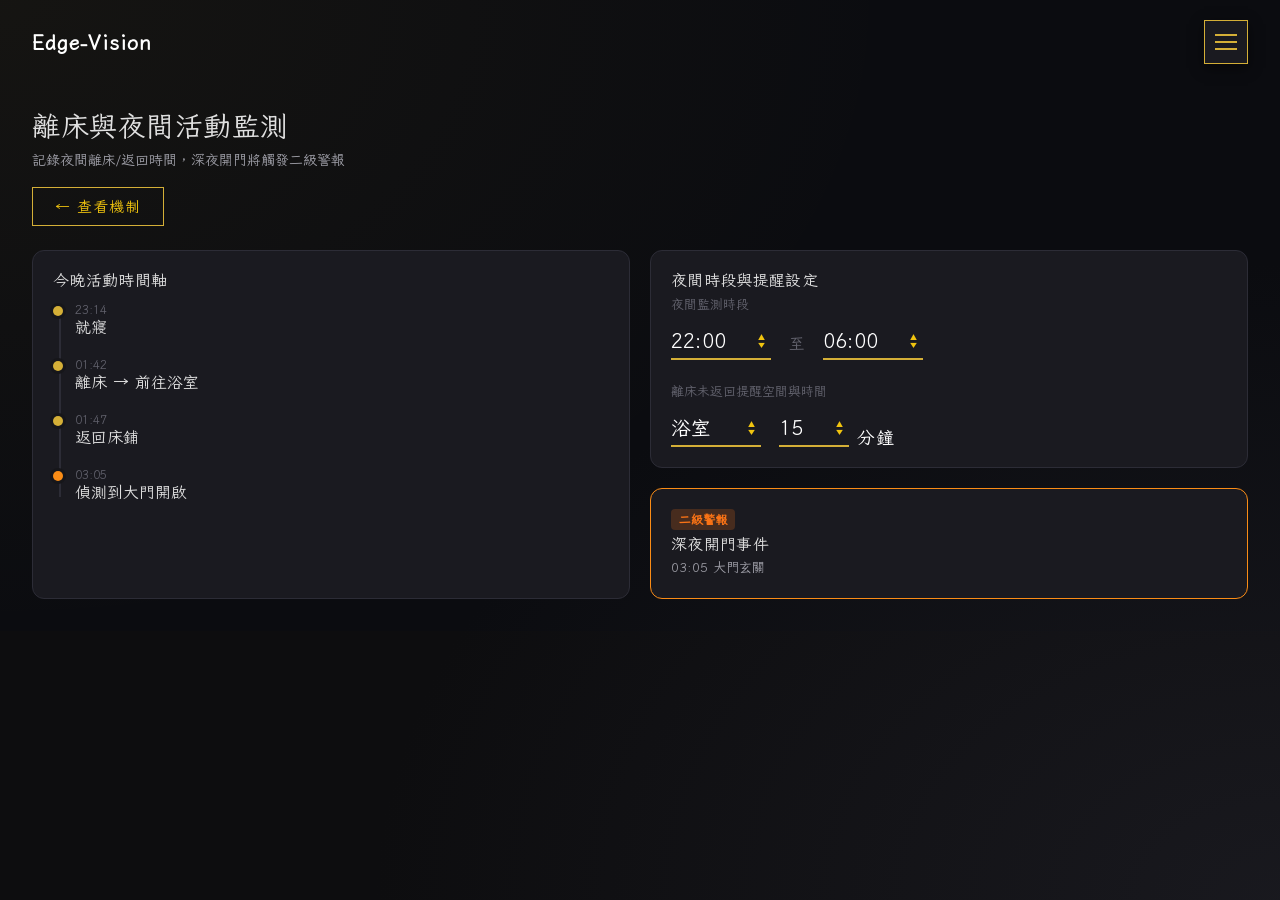
<file: 離床與夜間活動監測.html>
<!DOCTYPE html>
<html lang="zh-Hant">
<head>
<meta charset="UTF-8" />
<meta name="viewport" content="width=device-width, initial-scale=1.0" />
<title>離床與夜間活動監測</title>
<link rel="stylesheet" href="./css/design-system.css" />
<style>
  * { box-sizing: border-box !important; }

  /* 頂部固定導覽列（置中與對齊） */
  .navbar-header {
    position: fixed;
    top: 0;
    left: 50%;
    transform: translateX(-50%);
    width: 100%;
    max-width: 1280px;
    background-color: transparent;
    z-index: 2000;
    padding: 20px 32px;
    display: flex;
    justify-content: space-between;
    align-items: center;
    box-sizing: border-box;
  }

  .nav-brand {
    font-size: 20px;
    color: #fff;
    font-weight: bold;
    text-decoration: none;
    letter-spacing: 0.05em;
  }

  /* 漢堡按鈕 */
  .hamburger-menu-wrapper { position: relative; z-index: 2010; }
  
  .hamburger-btn {
    background: #1a1a20;
    border: 1.5px solid #d4af37;
    width: 44px;
    height: 44px;
    display: flex;
    flex-direction: column;
    justify-content: center;
    align-items: center;
    gap: 5px;
    cursor: pointer;
    transition: background 0.2s ease;
  }

  .hamburger-btn:hover { background: #24242c; }
  
  .hamburger-btn span {
    display: block;
    width: 20px;
    height: 2px;
    background-color: #d4af37;
    transition: 0.3s;
  }

  .hamburger-menu-wrapper.open .hamburger-btn span:nth-child(1) { transform: translateY(7px) rotate(45deg); }
  .hamburger-menu-wrapper.open .hamburger-btn span:nth-child(2) { opacity: 0; }
  .hamburger-menu-wrapper.open .hamburger-btn span:nth-child(3) { transform: translateY(-7px) rotate(-45deg); }

  /* 下拉選單 */
  .hamburger-dropdown {
    position: absolute;
    top: calc(100% + 12px);
    right: 0;
    width: 220px;
    background: #16161a;
    border: 1.5px solid #d4af37;
    display: none;
    flex-direction: column;
    z-index: 2020;
    box-shadow: -4px 12px 32px rgba(0, 0, 0, 0.85);
  }

  .hamburger-menu-wrapper.open .hamburger-dropdown { display: flex; }

  .dropdown-item {
    position: relative;
    padding: 16px 20px;
    color: #f5f5f7;
    text-decoration: none;
    font-size: 16px;
    border-bottom: 1px solid #202027;
    display: flex;
    justify-content: space-between;
    align-items: center;
    transition: background 0.2s ease, color 0.2s ease;
  }

  .dropdown-item:last-child { border-bottom: none; }

  .dropdown-item:hover {
    background: rgba(212, 175, 55, 0.12);
    color: #ebd07a;
  }

  /* 被選中頁面的樣式 (打勾) */
  .dropdown-item.active {
    background: rgba(212, 175, 55, 0.2);
    color: #ebd07a;
    font-weight: bold;
  }

  .dropdown-item.active::after {
    content: "✓";
    color: #d4af37;
    font-size: 16px;
    position: static;
    transform: none;
    margin: 0;
    box-shadow: none;
    border: none;
    background: transparent;
    padding: 0;
    visibility: visible;
    opacity: 1;
  }

  /* 選單提示框 (Tooltip：向左展開) */
  .dropdown-item[data-tooltip]::before {
    content: attr(data-tooltip);
    position: absolute;
    right: 100%;
    top: 50%;
    transform: translateY(-50%);
    margin-right: 12px;
    background: #1a1a20;
    color: #ebd07a;
    padding: 8px 14px;
    border: 1px solid #997c22;
    font-size: 13px;
    white-space: nowrap;
    opacity: 0;
    visibility: hidden;
    pointer-events: none;
    transition: opacity 0.2s ease, margin-right 0.2s ease;
    box-shadow: -4px 6px 16px rgba(0,0,0,0.6);
    z-index: 2030;
  }

  .dropdown-item[data-tooltip]:hover::before {
    opacity: 1;
    visibility: visible;
    margin-right: 16px;
  }

  /* 圖二風格：金黃細框按鈕 */
  .page-head {
    display: flex !important;
    flex-direction: column !important;
    align-items: flex-start !important;
    justify-content: flex-start !important;
    gap: 16px;
    margin-bottom: 24px;
  }

  .btn-gold-outline {
    display: inline-flex;
    align-items: center;
    justify-content: center;
    gap: 8px;
    background: transparent;
    border: 1.5px solid #d4af37;
    color: #f1c40f;
    padding: 10px 22px;
    font-size: 15px;
    font-weight: 400;
    text-decoration: none;
    letter-spacing: 1px;
    transition: all 0.2s ease;
    border-radius: 0px;
    width: fit-content;
  }
  .btn-gold-outline:hover {
    background: rgba(212, 175, 55, 0.12);
    border-color: #f39c12;
    color: #f39c12;
  }

  /* 圖一風格：金黃底線自訂下拉選單/輸入框 */
  .underline-field-group {
    display: flex;
    align-items: center;
    gap: 18px;
    margin-top: 14px;
    flex-wrap: wrap;
  }

  .underline-select-wrapper {
    position: relative;
    display: inline-flex;
    align-items: center;
    border-bottom: 2px solid #d4af37;
    padding: 4px 0px 6px 0px;
    background: transparent;
  }

  .underline-input {
    background: transparent;
    border: none;
    outline: none;
    color: #ffffff;
    font-size: 20px;
    font-weight: 400;
    font-family: inherit;
    padding-right: 28px;
    cursor: pointer;
    -webkit-appearance: none;
    -moz-appearance: none;
    appearance: none;
    min-width: 90px;
  }

  /* 自訂上下雙向金黃箭頭 */
  .underline-select-wrapper::after {
    content: "▲\A▼";
    white-space: pre;
    font-size: 7px;
    line-height: 8px;
    color: #f1c40f;
    position: absolute;
    right: 6px;
    pointer-events: none;
    text-align: center;
  }

  .underline-input option {
    background-color: #10151f;
    color: #ffffff;
    padding: 10px;
  }

  .underline-unit {
    color: #ffffff;
    font-size: 18px;
    margin-left: 8px;
    letter-spacing: 1px;
  }

  .layout { 
    display: grid;
    grid-template-columns: 1fr 1fr; 
    gap: 20px;
  }
  @media (max-width: 860px) { 
    .layout { 
      grid-template-columns: 1fr; 
    } 
  }

  .timeline { position: relative; padding-left: 22px; margin-top: 14px; }
  .timeline::before {
    content: ""; position: absolute; left: 6px; top: 4px; bottom: 4px;
    width: 2px; background: var(--color-border, #2d3748);
  }
  .timeline-item { position: relative; padding-bottom: 22px; }
  .timeline-item:last-child { padding-bottom: 0; }
  .timeline-item::before {
    content: ""; position: absolute; left: -22px; top: 3px;
    width: 10px; height: 10px; border-radius: 50%;
    background: var(--color-primary, #3b82f6);
    box-shadow: 0 0 0 3px var(--color-bg-elevated, #10151f);
  }
  .timeline-item.warn::before { background: var(--alert-2-orange, #f97316); }
  .timeline-item time { font-size: 12px; color: var(--color-text-faint, #8a99ad); display:block; margin-bottom: 2px; }
</style>
</head>
<body data-nav-active="08" style="background-color: #0b0c10; color: #e0e0e0;">

<!-- 頂部導覽列 -->
<header class="navbar-header">
  <a href="index.html?view=caregiver" class="nav-brand">Edge-Vision</a>
  
  <div class="hamburger-menu-wrapper" id="hamburgerMenu">
    <button class="hamburger-btn" onclick="toggleMenu()" aria-label="選單">
      <span></span><span></span><span></span>
    </button>

    <div class="hamburger-dropdown">
      <a href="index.html?view=caregiver" class="dropdown-item" data-tooltip="返回九宮格即時監看畫面">即時監看</a>
      <a href="危險區域入侵越界警報.html" class="dropdown-item" data-tooltip="框選危險區域，一旦越界即觸發警報">越界警報</a>
      <a href="跌倒與異常姿態偵測.html" class="dropdown-item" data-tooltip="偵測跌倒後觸發警報流程">姿態偵測</a>
      <a href="長時間靜止偵測.html" class="dropdown-item" data-tooltip="App 內閃爍與推播">靜止警報</a>
      <a href="隱私模式開關.html" class="dropdown-item" data-tooltip="暫時遮蔽鏡頭保護私密時刻">隱私模式</a>
      <a href="離床與夜間活動監測.html" class="dropdown-item active" data-tooltip="夜間離床時間軸與深夜開門警報">夜間監測</a>
      <a href="三階段警報.html" class="dropdown-item" data-tooltip="黃／橙／紅與 30 秒倒數">三級警報</a>
      <a href="緊急聯繫與雙向語音.html" class="dropdown-item" data-tooltip="自動撥號、LINE/SMS 通知、語音通話">緊急語音</a>
      <a href="照顧者App與通知.html" class="dropdown-item" data-tooltip="彙整歷史紀錄">通知中心</a>
      <a href="index.html" class="dropdown-item" data-tooltip="重新挑選照顧者或長輩身分">返回身分選擇</a>
    </div>
  </div>
</header>

<div class="app-shell" style="max-width: 1280px; margin: 0 auto; padding: 32px; padding-top: 110px;">
  <!-- 頁面頂部：標題與按鈕 -->
  <div class="page-head">
    <div>
      <h1 style="margin: 0 0 8px 0; font-size: 28px;">離床與夜間活動監測</h1>
      <p class="muted" style="margin: 0; font-size: 14px; line-height: 1.6;">記錄夜間離床/返回時間，深夜開門將觸發二級警報</p>
    </div>
    <a class="btn-gold-outline" href="三階段警報.html">
      ← 查看機制
    </a>
  </div>

  <div class="layout">
    <!-- 左側：活動時間軸 -->
    <div class="card" style="background:var(--color-surface, #1e2638); border:1px solid var(--color-border, #2d3748); border-radius:12px; padding:20px;">
      <h3 style="margin-top:0; font-size:16px;">今晚活動時間軸</h3>
      <div class="timeline">
        <div class="timeline-item">
          <time>23:14</time>
          就寢
        </div>
        <div class="timeline-item">
          <time>01:42</time>
          離床 → 前往浴室
        </div>
        <div class="timeline-item">
          <time>01:47</time>
          返回床鋪
        </div>
        <div class="timeline-item warn">
          <time>03:05</time>
          偵測到大門開啟
        </div>
      </div>
    </div>

    <!-- 右側：監測時段與提醒時間設定 -->
    <div style="display:flex; flex-direction:column; gap:20px;">
      <div class="card" style="background:var(--color-surface, #1e2638); border:1px solid var(--color-border, #2d3748); border-radius:12px; padding:20px;">
        <h3 style="margin-top:0; font-size:16px;">夜間時段與提醒設定</h3>
        
        <!-- 監測時段 -->
        <div style="margin-bottom: 24px;">
          <label style="display:block; font-size:13px; color:var(--color-text-faint, #8a99ad);">夜間監測時段</label>
          <div class="underline-field-group">
            <div class="underline-select-wrapper">
              <select class="underline-input" style="min-width: 100px;">
                <option value="21:00">21:00</option>
                <option value="22:00" selected>22:00</option>
                <option value="23:00">23:00</option>
              </select>
            </div>
            <span style="color:var(--color-text-faint, #8a99ad); font-size:16px;">至</span>
            <div class="underline-select-wrapper">
              <select class="underline-input" style="min-width: 100px;">
                <option value="05:00">05:00</option>
                <option value="06:00" selected>06:00</option>
                <option value="07:00">07:00</option>
                <option value="08:00">08:00</option>
              </select>
            </div>
          </div>
        </div>

        <!-- 離床未返回提醒時間 -->
        <div>
          <label style="display:block; font-size:13px; color:var(--color-text-faint, #8a99ad);">離床未返回提醒空間與時間</label>
          <div class="underline-field-group">
            <!-- 空間選擇 -->
            <div class="underline-select-wrapper">
              <select class="underline-input" style="min-width: 90px;">
                <option value="浴室" selected>浴室</option>
                <option value="客廳">客廳</option>
                <option value="廚房">廚房</option>
                <option value="走道">走道</option>
              </select>
            </div>

            <!-- 時間選擇與單位 -->
            <div style="display:flex; align-items:flex-end;">
              <div class="underline-select-wrapper">
                <select class="underline-input" style="min-width: 70px;">
                  <option value="5">5</option>
                  <option value="10">10</option>
                  <option value="15" selected>15</option>
                  <option value="20">20</option>
                  <option value="30">30</option>
                  <option value="45">45</option>
                  <option value="60">60</option>
                </select>
              </div>
              <span class="underline-unit">分鐘</span>
            </div>
          </div>
        </div>

      </div>

      <!-- 警報卡片 -->
      <div class="card" style="background:var(--color-surface, #1e2638); border:1px solid var(--alert-2-orange, #f97316); border-radius:12px; padding:20px;">
        <div style="display:flex; justify-content:space-between; align-items:center; flex-wrap:wrap; gap:12px;">
          <div>
            <span style="background:rgba(249, 115, 22, 0.2); color:#f97316; padding:4px 8px; border-radius:4px; font-size:12px; font-weight:600;">二級警報</span>
            <h3 style="margin:8px 0 4px 0; font-size:16px;">深夜開門事件</h3>
            <p class="muted" style="margin:0; font-size:13px;">03:05 大門玄關</p>
          </div>
        </div>
      </div>
    </div>
  </div>
</div>

<script src="js/shared.js"></script>
<script>
  function toggleMenu() {
    document.getElementById('hamburgerMenu').classList.toggle('open');
  }

  document.addEventListener('click', function(e) {
    const menu = document.getElementById('hamburgerMenu');
    if (menu && !menu.contains(e.target)) {
      menu.classList.remove('open');
    }
  });
</script>
</body>
</html>
</file>
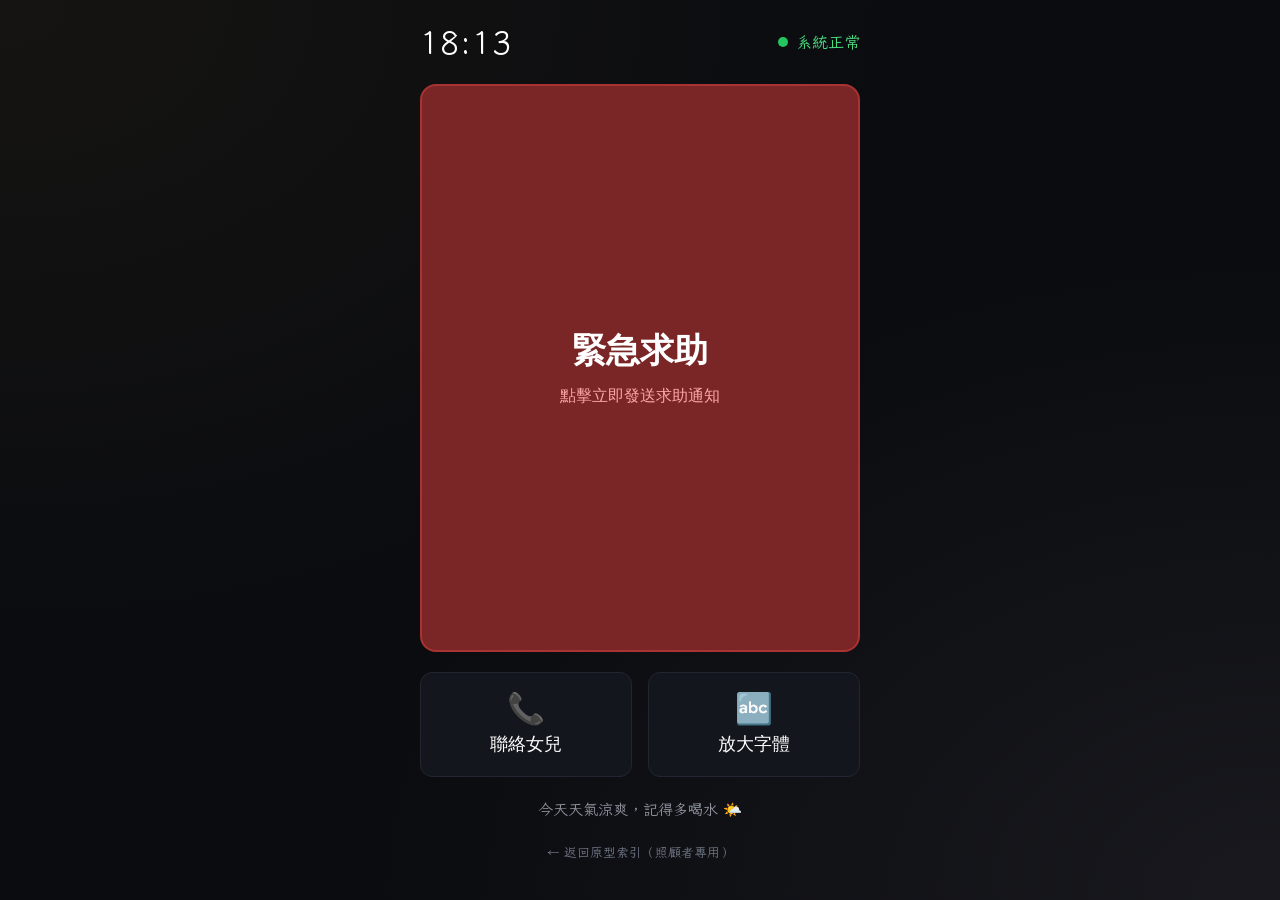
<file: 高齡友善介面.html>
<!DOCTYPE html>
<html lang="zh-Hant">
<head>
<meta charset="UTF-8" />
<meta name="viewport" content="width=device-width, initial-scale=1.0" />
<title>年長者使用介面</title>
<link rel="stylesheet" href="./css/design-system.css" />
<style>
  :root {
    --base-font-size: 16px;
  }

  html {
    font-size: var(--base-font-size);
    transition: font-size 0.25s ease;
  }

  body { 
    background-color: #0b0c10 !important; 
    color: #e0e0e0;
    margin: 0;
    padding: 0;
    font-family: inherit;
  }

  .elder-shell {
    max-width: 480px;
    margin: 0 auto;
    min-height: 100vh;
    display: flex;
    flex-direction: column;
    padding: 1.5rem 1.25rem 2.5rem;
    box-sizing: border-box;
  }

  .elder-top {
    display: flex; 
    justify-content: space-between; 
    align-items: center;
    margin-bottom: 1.5rem;
  }
  .elder-clock {
    font-size: 2rem;
    font-weight: 500;
    color: #ffffff;
    letter-spacing: 1px;
  }
  .elder-status {
    font-size: 1rem;
    color: #4ade80;
    display: flex; 
    align-items: center; 
    gap: 0.5rem;
  }
  .elder-status .dot { 
    width: 0.65rem; 
    height: 0.65rem; 
    border-radius: 50%; 
    background: #22c55e; 
  }

  .elder-help-btn {
    flex: 1;
    min-height: 15rem;
    border-radius: 1rem;
    background: #7a2626 !important;
    border: 2px solid rgba(239, 68, 68, 0.4) !important;
    color: #ffffff;
    font-size: 2.1rem;
    font-weight: 600;
    display: flex; 
    flex-direction: column; 
    align-items: center; 
    justify-content: center;
    gap: 0.75rem;
    margin-bottom: 1.25rem;
    cursor: pointer;
    user-select: none;
    outline: none;
    box-shadow: none !important;
    transition: all 0.2s ease;
  }
  .elder-help-btn:hover {
    background: #8b2c2c !important;
    border-color: rgba(239, 68, 68, 0.6) !important;
  }
  .elder-help-btn:active {
    background: #681f1f !important;
    transform: scale(0.98);
  }
  .elder-help-btn .icon { font-size: 3.5rem; line-height: 1; }
  .elder-help-btn .sub { 
    font-size: 1rem; 
    color: #fca5a5; 
    font-weight: 400; 
  }

  .elder-secondary {
    display: grid;
    grid-template-columns: 1fr 1fr;
    gap: 1rem;
  }
  .elder-btn {
    background: #14161d;
    border: 1.5px solid #232630;
    border-radius: 0.75rem;
    padding: 1.25rem 0.85rem;
    display: flex; 
    flex-direction: column; 
    align-items: center; 
    justify-content: center;
    gap: 0.5rem;
    font-size: 1.15rem;
    color: #ffffff;
    text-decoration: none;
    cursor: pointer;
    box-shadow: none;
    transition: all 0.2s ease;
  }
  .elder-btn:hover {
    background: #1a1e28;
    border-color: #d4af37;
    color: #f1c40f;
  }
  .elder-btn:active {
    transform: scale(0.98);
  }
  .elder-btn .icon { font-size: 1.9rem; line-height: 1; }

  .elder-footer {
    text-align: center; 
    margin-top: 1.5rem; 
    font-size: 0.95rem; 
    color: #8e929d;
  }

  .confirm-overlay {
    position: fixed; 
    inset: 0; 
    background: rgba(6, 8, 14, 0.88);
    display: none; 
    align-items: center; 
    justify-content: center;
    z-index: 100;
    padding: 1.25rem;
    box-sizing: border-box;
  }
  .confirm-overlay.is-open { display: flex; }
  .confirm-sheet {
    position: relative;
    width: 100%; 
    max-width: 400px;
    background: #14161d;
    border: 1px solid #232630;
    border-radius: 1rem;
    padding: 1.8rem 1.5rem;
    text-align: center;
    box-shadow: none;
  }
  .confirm-sheet h2 { 
    font-size: 1.5rem; 
    color: #ffffff; 
    margin: 0 0 0.6rem 0; 
  }
  .confirm-sheet p { 
    font-size: 1rem; 
    color: #8e929d; 
    margin: 0 0 1.5rem 0; 
    line-height: 1.5;
  }
  .confirm-actions { 
    display: flex; 
    flex-direction: column; 
    gap: 0.75rem; 
  }
  .btn-confirm-send {
    background: #7a2626 !important;
    border: 1.5px solid rgba(239, 68, 68, 0.4) !important;
    color: #ffffff !important;
    font-size: 1.15rem;
    padding: 0.9rem;
    border-radius: 0px !important;
    cursor: pointer;
    transition: all 0.2s;
  }
  .btn-confirm-send:hover {
    background: #8b2c2c !important;
  }
  .btn-confirm-cancel {
    background: transparent !important;
    border: 1.5px solid #2d3240 !important;
    color: #8e929d !important;
    font-size: 1rem;
    padding: 0.75rem;
    border-radius: 0px !important;
    cursor: pointer;
    transition: all 0.2s;
  }
  .btn-confirm-cancel:hover {
    border-color: #4a5568 !important;
    color: #ffffff !important;
  }

  .call-avatar {
    width: 5rem; 
    height: 5rem; 
    border-radius: 50%;
    background: #1c202a;
    border: 2px solid rgba(212, 175, 55, 0.4);
    color: #f1c40f;
    display: flex; 
    align-items: center; 
    justify-content: center;
    font-size: 1.9rem;
    font-weight: 500;
    margin: 0 auto 0.9rem;
    transition: border-color 0.3s ease;
  }
  .call-avatar.in-call {
    border-color: #22c55e;
  }
  
  .call-controls { 
    display: flex; 
    justify-content: center; 
    gap: 1.1rem; 
    margin-top: 1.5rem; 
  }
  
  .icon-btn {
    width: 3.4rem; 
    height: 3.4rem; 
    border-radius: 50%;
    display: flex; 
    align-items: center; 
    justify-content: center;
    font-size: 1.25rem;
    background: #1c202a;
    color: #ffffff;
    border: 1px solid #2d3240;
    cursor: pointer;
    transition: all 0.2s ease;
  }
  .icon-btn:hover {
    background: #282e3d;
    transform: scale(1.05);
  }

  .icon-btn.call-toggle {
    background: #1d3326 !important;
    border: 1.5px solid #22c55e !important;
    color: #4ade80 !important;
  }
  .icon-btn.call-toggle:hover {
    background: #234231 !important;
    transform: scale(1.06);
  }
  .icon-btn.call-toggle.is-active { 
    background: #8b2c2c !important;
    border: 1.5px solid rgba(239, 68, 68, 0.5) !important;
    color: #fce8e8 !important;
  }
  .icon-btn.call-toggle.is-active:hover { 
    background: #9d3434 !important;
    transform: scale(1.06);
  }
  .icon-btn.active { 
    background: rgba(212, 175, 55, 0.2) !important; 
    border-color: #d4af37 !important;
    color: #f1c40f !important; 
  }

  .modal-close-btn {
    position: absolute;
    top: 0.9rem;
    right: 0.9rem;
    width: 1.9rem;
    height: 1.9rem;
    background: transparent;
    border: 1px solid #d4af37;
    color: #f1c40f;
    font-size: 0.95rem;
    display: flex;
    align-items: center;
    justify-content: center;
    cursor: pointer;
    border-radius: 0px;
    transition: all 0.2s;
  }
  .modal-close-btn:hover {
    background: rgba(212, 175, 55, 0.2);
    border-color: #f39c12;
    color: #ffffff;
  }

  .sending-overlay {
    position: fixed; 
    inset: 0; 
    background: #101217;
    border: 2px solid #7a2626;
    display: none; 
    align-items: center; 
    justify-content: center; 
    flex-direction: column;
    z-index: 110; 
    color: #ffffff; 
    text-align: center; 
    padding: 1.8rem;
    box-sizing: border-box;
  }
  .sending-overlay.is-open { display: flex; }
  .sending-overlay h2 { font-size: 1.75rem; margin: 0 0 0.6rem 0; color: #ffffff; }
  .sending-overlay p { color: #8e929d; font-size: 1rem; margin: 0 0 1.75rem 0; }
  .btn-close-sending {
    background: transparent !important;
    border: 1.5px solid #d4af37 !important;
    color: #f1c40f !important;
    font-size: 1rem;
    padding: 0.75rem 2.25rem;
    border-radius: 0px !important;
    cursor: pointer;
    transition: all 0.2s;
  }
  .btn-close-sending:hover {
    background: rgba(212, 175, 55, 0.15) !important;
    color: #ffffff !important;
  }
</style>
</head>
<body>

<div class="elder-shell">
  <div class="elder-top">
    <div class="elder-clock" id="clock">09:24</div>
    <div class="elder-status"><span class="dot"></span>系統正常</div>
  </div>

  <button class="elder-help-btn" id="helpBtn" type="button">
    <span>緊急求助</span>
    <span class="sub">點擊立即發送求助通知</span>
  </button>

  <div class="elder-secondary">
    <button class="elder-btn" id="callDaughterBtn" type="button">
      <span class="icon">📞</span>
      <span>聯絡女兒</span>
    </button>
    <button class="elder-btn" id="fontBtn" type="button">
      <span class="icon">🔤</span>
      <span id="fontBtnText">放大字體</span>
    </button>
  </div>

  <div class="elder-footer">今天天氣涼爽，記得多喝水 🌤️</div>
  <div class="elder-footer">
    <a href="index.html" style="color:#6b7280; font-size:0.8rem; text-decoration:none;">
      ← 返回原型索引（照顧者專用）
    </a>
  </div>
</div>

<div class="confirm-overlay" id="callModal">
  <div class="confirm-sheet">
    <button class="modal-close-btn" id="closeCallModal">✕</button>
    <div class="call-avatar" id="callAvatar">陳</div>
    <h2 style="font-size: 1.4rem; margin-bottom: 0.25rem;">陳美玲（女兒）</h2>
    <p style="color: #8e929d; font-size: 0.9rem; margin-bottom: 0;" id="callStatusText">撥號中…</p>
    
    <div class="call-controls">
      <button class="icon-btn" id="muteBtn" title="靜音">🎤</button>
      <button class="icon-btn call-toggle is-active" id="callToggleBtn" title="掛斷電話">📞</button>
      <button class="icon-btn" id="camBtn" title="切換鏡頭">📷</button>
    </div>
  </div>
</div>

<div class="confirm-overlay" id="confirmOverlay">
  <div class="confirm-sheet">
    <h2>確定要求助嗎？</h2>
    <p>將立即通知您的家人前來查看狀況</p>
    <div class="confirm-actions">
      <button class="btn-confirm-send" id="confirmSend" type="button">確定求助</button>
      <button class="btn-confirm-cancel" id="confirmCancel" type="button">取消</button>
    </div>
  </div>
</div>

<div class="sending-overlay" id="sendingOverlay">
  <h2>已通知 陳美玲</h2>
  <p>女兒收到通知，要來找你了</p>
  <button class="btn-close-sending" id="closeSending" type="button">關閉畫面</button>
</div>

<script src="js/shared.js"></script>
<script>
  function updateClock() {
    const now = new Date();
    document.getElementById("clock").textContent =
      now.getHours().toString().padStart(2, "0") + ":" + now.getMinutes().toString().padStart(2, "0");
  }
  updateClock();
  setInterval(updateClock, 30000);

  const helpBtn = document.getElementById("helpBtn");
  const confirmOverlay = document.getElementById("confirmOverlay");
  const sendingOverlay = document.getElementById("sendingOverlay");

  helpBtn.addEventListener("click", () => {
    confirmOverlay.classList.add("is-open");
  });

  document.getElementById("confirmCancel").addEventListener("click", () => {
    confirmOverlay.classList.remove("is-open");
  });

  document.getElementById("confirmSend").addEventListener("click", () => {
    confirmOverlay.classList.remove("is-open");
    sendingOverlay.classList.add("is-open");
  });

  document.getElementById("closeSending").addEventListener("click", () => {
    sendingOverlay.classList.remove("is-open");
  });

  const callDaughterBtn = document.getElementById("callDaughterBtn");
  const callModal = document.getElementById("callModal");
  const closeCallModal = document.getElementById("closeCallModal");
  const callToggleBtn = document.getElementById("callToggleBtn");
  const callStatusText = document.getElementById("callStatusText");
  const callAvatar = document.getElementById("callAvatar");
  const muteBtn = document.getElementById("muteBtn");

  let isCalling = false;
  let callSeconds = 0;
  let timerInterval = null;

  function pad(num) {
    return num.toString().padStart(2, "0");
  }

  function startCall() {
    isCalling = true;
    callToggleBtn.classList.add("is-active");
    callToggleBtn.title = "掛斷電話";
    callAvatar.classList.add("in-call");
    callStatusText.textContent = "撥號中…";

    setTimeout(() => {
      if (!isCalling) return;
      callSeconds = 0;
      callStatusText.textContent = "通話中 · 00:00";
      clearInterval(timerInterval);
      timerInterval = setInterval(() => {
        callSeconds++;
        const mins = pad(Math.floor(callSeconds / 60));
        const secs = pad(callSeconds % 60);
        callStatusText.textContent = `通話中 · ${mins}:${secs}`;
      }, 1000);
    }, 1200);
  }

  function endCall() {
    isCalling = false;
    clearInterval(timerInterval);
    callToggleBtn.classList.remove("is-active");
    callToggleBtn.title = "撥打電話";
    callAvatar.classList.remove("in-call");
    callStatusText.textContent = "通話已結束";
  }

  callDaughterBtn.addEventListener("click", () => {
    callModal.classList.add("is-open");
    startCall();
  });

  closeCallModal.addEventListener("click", () => {
    endCall();
    callModal.classList.remove("is-open");
  });

  callToggleBtn.addEventListener("click", () => {
    if (!isCalling) {
      startCall();
    } else {
      endCall();
    }
  });

  let muted = false;
  muteBtn.addEventListener("click", (e) => {
    muted = !muted;
    e.currentTarget.classList.toggle("active", muted);
  });

  let fontLevel = 0;
  const fontBtnText = document.getElementById("fontBtnText");
  const rootElement = document.documentElement;

  document.getElementById("fontBtn").addEventListener("click", () => {
    fontLevel = (fontLevel + 1) % 3;
    const fontSizes = ["16px", "20px", "24px"];
    const labels = ["放大字體", "特大字體", "恢復字體"];
    
    rootElement.style.setProperty("--base-font-size", fontSizes[fontLevel]);
    fontBtnText.textContent = labels[fontLevel];
  });
</script>
</body>
</html>
</file>
<file: css/design-system.css>
@font-face {
  font-family: 'Iansui-Regular';
  src: url('../fonts/Iansui-Regular.ttf') format('truetype');
  font-weight: normal;
  font-style: normal;
  font-display: swap;
}

:root {
  --color-bg: #0d0d0f;             
  --color-bg-elevated: #16161a;    
  --color-surface: #1a1a20;        
  --color-surface-alt: #24242c;    
  --color-border: #2c2c36;         
  --color-border-soft: #202027;    

  /* ---- 文字色彩 ---- */
  --color-text: #f5f5f7;          
  --color-text-muted: #9e9ea7;    
  --color-text-faint: #63636e;     

  --color-primary: #d4af37;       
  --color-primary-light: #ebd07a;  
  --color-primary-dim: #997c22;    
  --color-safe: #52c41a;         
  --color-offline: #595959;

  /* ---- 三級警報色 ---- */
  --alert-1-yellow: #faad14;
  --alert-1-yellow-bg: rgba(250, 173, 20, 0.12);
  --alert-2-orange: #fa8c16;
  --alert-2-orange-bg: rgba(250, 140, 22, 0.14);
  --alert-3-red: #ff4d4f;
  --alert-3-red-bg: rgba(255, 77, 79, 0.16);


  --font-display: 'Iansui-Regular', -apple-system, BlinkMacSystemFont, 'PingFang TC', 'Microsoft JhengHei', sans-serif;
  --font-body: 'Iansui-Regular', -apple-system, BlinkMacSystemFont, 'PingFang TC', 'Microsoft JhengHei', sans-serif;

  --radius-sm: 0px;
  --radius-md: 0px;
  --radius-lg: 0px;
  --transition: all 0.25s cubic-bezier(0.4, 0, 0.2, 1);
  --shadow-base: 0 4px 16px rgba(0, 0, 0, 0.5), 0 0 10px rgba(212, 175, 55, 0.08);
  --shadow-hover: 0 18px 25px rgba(0, 0, 0, 0.75), 0 22px 30px -4px rgba(212, 175, 55, 0.45);
}

* {
  box-sizing: border-box;
}

html, body {
  margin: 0;
  padding: 0;
  background-color: var(--color-bg);
  background-image: 
    radial-gradient(at 0% 0%, rgba(212, 175, 55, 0.05) 0px, transparent 50%),
    radial-gradient(at 100% 100%, rgba(26, 26, 32, 0.9) 0px, transparent 50%);
  background-attachment: fixed;
  color: var(--color-text);
  font-family: var(--font-body);
  -webkit-font-smoothing: antialiased;
}

h1, h2, h3 {
  font-family: var(--font-display);
  font-weight: 500;
  letter-spacing: 0.02em;
  margin: 0 0 8px;
}

h1 { font-size: 32px; }
h2 { font-size: 24px; }
h3 { font-size: 18px; }
p  { line-height: 1.6; color: var(--color-text-muted); margin: 0 0 12px; }

a { color: var(--color-primary); text-decoration: none; }

.app-shell {
  max-width: 1180px;
  margin: 0 auto;
  padding: 32px 20px 80px;
}

.card {
  background: linear-gradient(145deg, var(--color-surface), rgba(18, 18, 22, 0.95));
  border: 1px solid var(--color-border);
  border-radius: var(--radius-md);
  padding: 24px;
  transition: var(--transition);
  position: relative;
  box-shadow: none;
}

.card:hover {
  transform: translateY(-5px);
  border-color: var(--color-primary);
  box-shadow: none !important;
  background: linear-gradient(145deg, var(--color-surface-alt), #1a1a20);
}

.grid { display: grid; gap: 18px; }
.stack { display: flex; flex-direction: column; gap: 10px; }
.row { display: flex; align-items: center; gap: 10px; }
.muted { color: var(--color-text-muted); font-size: 13px; }

::-webkit-scrollbar { width: 10px; height: 10px; }
::-webkit-scrollbar-thumb { background: var(--color-border); border-radius: 0px; }

.navbar-header {
  max-width: 1180px;
  margin: 0 auto;
  padding: 20px 20px 0;
  display: flex;
  justify-content: space-between;
  align-items: center;
  position: relative;
  z-index: 1000;
  pointer-events: auto;
}

.nav-brand {
  display: flex;
  align-items: center;
  gap: 10px;
  text-decoration: none;
}

.brand-dot {
  width: 8px;
  height: 8px;
  background-color: var(--color-safe);
  border-radius: 50%;
  box-shadow: 0 0 8px var(--color-safe);
}

.brand-title {
  font-size: 20px;
  color: var(--color-text);
  letter-spacing: 0.05em;
  font-weight: bold;
}

.hamburger-menu-wrapper {
  position: relative;
  z-index: 1001;
}

.hamburger-btn {
  appearance: none;
  -webkit-appearance: none;
  background-color: #1a1a20 !important;
  border: 1.5px solid var(--color-primary) !important;
  border-radius: 0px !important;
  outline: none;
  width: 44px;
  height: 44px;
  min-width: 44px;
  min-height: 44px;
  padding: 0;
  margin: 0;
  display: flex !important;
  flex-direction: column !important;
  justify-content: center !important;
  align-items: center !important;
  gap: 5px !important;
  cursor: pointer;
  transition: var(--transition);
  box-shadow: 0 4px 12px rgba(0, 0, 0, 0.5);
}

.hamburger-btn:hover {
  background-color: #24242c !important;
  box-shadow: 0 0 14px rgba(212, 175, 55, 0.35);
}

.hamburger-btn span {
  display: block !important;
  width: 22px !important;
  height: 2px !important;
  background-color: var(--color-primary) !important;
  border-radius: 0px !important;
  transition: transform 0.3s ease, opacity 0.3s ease;
  pointer-events: none;
}

.hamburger-menu-wrapper.open .hamburger-btn span:nth-child(1) {
  transform: translateY(7px) rotate(45deg);
}
.hamburger-menu-wrapper.open .hamburger-btn span:nth-child(2) {
  opacity: 0;
}
.hamburger-menu-wrapper.open .hamburger-btn span:nth-child(3) {
  transform: translateY(-7px) rotate(-45deg);
}

/* 下拉選單 */
.hamburger-dropdown {
  position: absolute;
  top: calc(100% + 8px);
  right: 0;
  width: 280px;
  background: rgba(18, 18, 22, 0.94);
  backdrop-filter: blur(16px);
  -webkit-backdrop-filter: blur(16px);
  border: 1.5px solid var(--color-primary);
  border-radius: 0px;
  box-shadow: 0 20px 40px rgba(0, 0, 0, 0.85), 0 0 20px rgba(212, 175, 55, 0.15);
  display: none !important;
  flex-direction: column;
  max-height: 420px;
  overflow-y: auto;
  z-index: 1002;
  pointer-events: none;
}

.hamburger-menu-wrapper.open .hamburger-dropdown {
  display: flex !important;
  pointer-events: auto;
}

.dropdown-header {
  padding: 12px 18px;
  font-size: 12px;
  color: var(--color-primary);
  border-bottom: 1px solid rgba(255, 255, 255, 0.08);
  letter-spacing: 0.05em;
}

.dropdown-item {
  display: flex;
  justify-content: space-between;
  align-items: center;
  padding: 14px 18px;
  color: var(--color-text);
  font-size: 15px;
  text-decoration: none;
  border-bottom: 1px solid rgba(255, 255, 255, 0.04);
  transition: background 0.2s ease, color 0.2s ease;
}

.dropdown-item:last-child {
  border-bottom: none;
}

.dropdown-item:hover {
  background: rgba(212, 175, 55, 0.15);
  color: var(--color-primary-light);
}

.dropdown-item.active {
  background: rgba(212, 175, 55, 0.22);
  color: var(--color-primary-light);
  font-weight: bold;
}

.dropdown-item.active::after {
  content: "✓";
  color: var(--color-primary);
  font-size: 16px;
}


.camera-grid {
  position: relative;
  z-index: 10;
}

.cam-card {
  position: relative;
  z-index: 11;
  cursor: pointer !important;
  user-select: none;
}

.cam-status-tag, .status-pill {
  display: inline-flex;
  align-items: center;
  justify-content: center;
  padding: 4px 10px;
  min-height: 24px;
  font-size: 12px;
  line-height: 1.2;
  white-space: nowrap;
}
</file>
